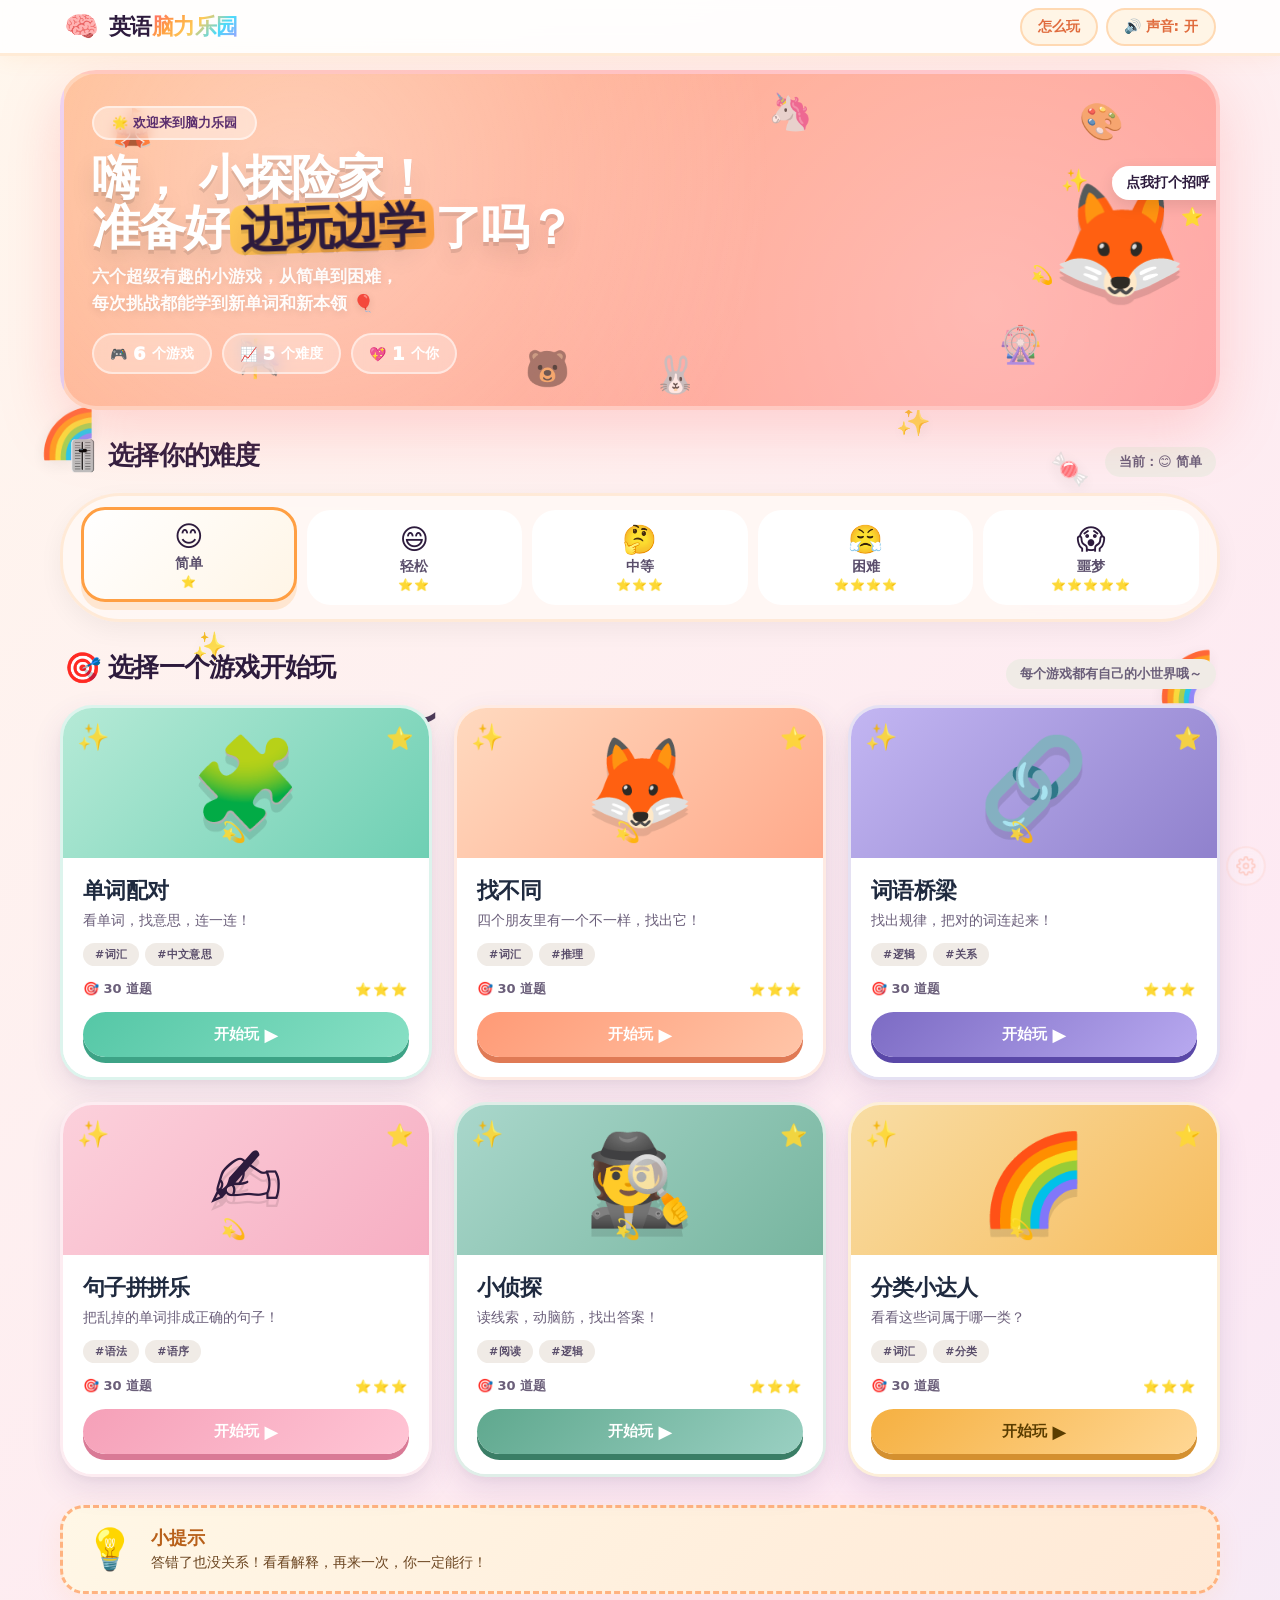
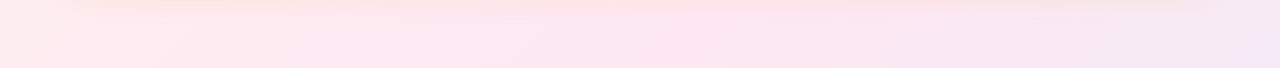
<file: index.html>
<!DOCTYPE html>
<html lang="zh">
<head>
    <meta charset="UTF-8" />
    <meta name="viewport" content="width=device-width, initial-scale=1.0" />
    <title>🧩 英语脑力乐园 · 选个游戏开始玩吧</title>
    <link rel="stylesheet" href="./assets/emoji.css" />
    <link rel="stylesheet" href="./common.css?v=20260828e" />
    <style>
    /* 管理员悬浮按钮 — 内联样式确保不被缓存覆盖 */
    .admin-float-btn{position:fixed!important;right:12px;bottom:12px;width:44px;height:44px;border-radius:50%;background:rgba(255,255,255,.6);border:2px solid rgba(255,154,118,.4);color:#ff9a76;display:flex!important;align-items:center;justify-content:center;cursor:pointer;z-index:999;opacity:.35;transform:scale(.9);transition:opacity .25s,transform .25s,background .25s,box-shadow .25s;backdrop-filter:blur(6px)}
    .admin-float-btn:hover{opacity:1;transform:scale(1.08) rotate(45deg);background:rgba(255,255,255,.95);box-shadow:0 6px 20px rgba(255,154,118,.35)}
    .admin-float-btn:active{transform:scale(.95) rotate(45deg)}
    .admin-float-btn svg{transition:transform .4s}
    .admin-float-btn:hover svg{animation:adminSpin 3s linear infinite}
    @keyframes adminSpin{from{transform:rotate(0)}to{transform:rotate(360deg)}}
    @media(max-width:600px){.admin-float-btn{width:38px;height:38px}.admin-float-btn svg{width:18px;height:18px}}
    </style>
</head>
<body>
<div class="bg-decor">
    <!-- 气球 -->
    <span class="balloon b1">🎈</span>
    <span class="balloon b2">🎈</span>
    <span class="balloon b3">🎈</span>
    <!-- 云朵 -->
    <span class="cloud c1">~</span>
    <span class="cloud c2">~</span>
    <span class="cloud c3">~</span>
    <!-- 星星 -->
    <span class="sparkle s1">✨</span>
    <span class="sparkle s2">⭐</span>
    <span class="sparkle s3">✨</span>
    <span class="sparkle s4">⭐</span>
    <span class="sparkle s5">🌟</span>
    <!-- 彩虹 -->
    <span class="rainbow r1">🌈</span>
    <span class="rainbow r2">🌈</span>
    <!-- 爱心 -->
    <span class="heart h1">💖</span>
    <span class="heart h2">💕</span>
    <span class="heart h3">💗</span>
    <!-- 糖果 -->
    <span class="candy ca1">🍭</span>
    <span class="candy ca2">🍬</span>
    <!-- 泡泡 -->
    <span class="bubble bu1"></span>
    <span class="bubble bu2"></span>
    <span class="bubble bu3"></span>
    <span class="bubble bu4"></span>
    <span class="bubble bu5"></span>
    <span class="bubble bu6"></span>
    <span class="bubble bu7"></span>
    <span class="bubble bu8"></span>
</div>

<header class="topbar">
    <div class="logo">
        <span class="logo-mark">🧠</span>
        <span class="logo-text">英语<em>脑力乐园</em></span>
    </div>
    <div class="topbar-actions">
        <button class="chip-btn" onclick="location.href='./help.html'"> 怎么玩</button>
        <button class="chip-btn sound-btn" id="soundBtn" onclick="toggleSound()">🔊 声音: 开</button>
    </div>
</header>

<main>
    <!-- 顶部欢迎横幅 -->
    <section class="welcome">
        <div class="welcome-decor">
            <span class="wd wd1">🎪</span>
            <span class="wd wd2">🎨</span>
            <span class="wd wd3">🎠</span>
            <span class="wd wd4">🎡</span>
            <span class="wd wd5">🦄</span>
            <span class="wd wd6">🐻</span>
            <span class="wd wd7">🐰</span>
        </div>
        <div class="welcome-inner">
            <div class="welcome-text">
                <span class="welcome-tag">🌟 欢迎来到脑力乐园</span>
                <h1>
                    <span class="title-word">嗨，</span>
                    <span class="title-word">小探险家！</span><br/>
                    <span class="title-word">准备好</span><span class="hl">边玩边学</span><span class="title-word">了吗？</span>
                </h1>
                <p>六个超级有趣的小游戏，从简单到困难，<br/>每次挑战都能学到新单词和新本领 🎈</p>
                <div class="welcome-stats">
                    <div class="stat-pill"><span>🎮</span><strong id="totalGames">6</strong> 个游戏</div>
                    <div class="stat-pill"><span>📈</span><strong>5</strong> 个难度</div>
                    <div class="stat-pill"><span>💖</span><strong>1</strong> 个你</div>
                </div>
            </div>
            <div class="welcome-mascot" id="mascot">
                <div class="mascot-body">🦊</div>
                <div class="mascot-bubble">点我打个招呼！</div>
                <span class="mascot-deco md1">✨</span>
                <span class="mascot-deco md2">⭐</span>
                <span class="mascot-deco md3">💫</span>
            </div>
        </div>
        <!-- 彩带纸屑 -->
        <div class="confetti-layer" id="confettiLayer"></div>
    </section>

    <!-- 难度选择 -->
    <section class="difficulty-section">
        <div class="section-head">
            <h2><span class="emoji">🎚️</span> 选择你的难度</h2>
            <span class="current-diff" id="currentDiff">当前：😊 简单</span>
        </div>
        <div class="difficulty-bar" id="difficultyBar">
            <button class="diff-btn active" data-diff="easy">
                <span class="diff-face">😊</span>
                <span class="diff-label">简单</span>
                <span class="diff-stars">⭐</span>
            </button>
            <button class="diff-btn" data-diff="light">
                <span class="diff-face">😄</span>
                <span class="diff-label">轻松</span>
                <span class="diff-stars">⭐⭐</span>
            </button>
            <button class="diff-btn" data-diff="medium">
                <span class="diff-face">🤔</span>
                <span class="diff-label">中等</span>
                <span class="diff-stars">⭐⭐⭐</span>
            </button>
            <button class="diff-btn" data-diff="hard">
                <span class="diff-face">😤</span>
                <span class="diff-label">困难</span>
                <span class="diff-stars">⭐⭐⭐⭐</span>
            </button>
            <button class="diff-btn" data-diff="nightmare">
                <span class="diff-face">😱</span>
                <span class="diff-label">噩梦</span>
                <span class="diff-stars">⭐⭐⭐⭐⭐</span>
            </button>
        </div>
    </section>

    <!-- 游戏选择网格 -->
    <section class="games-section">
        <div class="section-head">
            <h2><span class="emoji">🎯</span> 选择一个游戏开始玩</h2>
            <span class="hint">每个游戏都有自己的小世界哦～</span>
        </div>
        <div id="gameGrid" class="game-grid">
            <div class="loading-card">
                <span class="spinner"></span>
                <span>正在召唤小精灵…</span>
            </div>
        </div>
    </section>

    <!-- 底部 -->
    <section class="footer-banner">
        <div class="footer-card">
            <span class="footer-emoji">💡</span>
            <div>
                <h3>小提示</h3>
                <p>答错了也没关系！看看解释，再来一次，你一定能行！</p>
            </div>
        </div>
    </section>
</main>

<footer>
    <div id="hiddenSettingsBtn" class="admin-float-btn" title="" aria-hidden="true">
        <svg viewBox="0 0 24 24" width="22" height="22" fill="none" stroke="currentColor" stroke-width="2" stroke-linecap="round" stroke-linejoin="round">
            <circle cx="12" cy="12" r="3"/>
            <path d="M19.4 15a1.65 1.65 0 0 0 .33 1.82l.06.06a2 2 0 1 1-2.83 2.83l-.06-.06a1.65 1.65 0 0 0-1.82-.33 1.65 1.65 0 0 0-1 1.51V21a2 2 0 1 1-4 0v-.09a1.65 1.65 0 0 0-1-1.51 1.65 1.65 0 0 0-1.82.33l-.06.06a2 2 0 1 1-2.83-2.83l.06-.06a1.65 1.65 0 0 0 .33-1.82 1.65 1.65 0 0 0-1.51-1H3a2 2 0 1 1 0-4h.09a1.65 1.65 0 0 0 1.51-1 1.65 1.65 0 0 0-.33-1.82l-.06-.06a2 2 0 1 1 2.83-2.83l.06.06a1.65 1.65 0 0 0 1.82.33h0a1.65 1.65 0 0 0 1-1.51V3a2 2 0 1 1 4 0v.09a1.65 1.65 0 0 0 1 1.51h0a1.65 1.65 0 0 0 1.82-.33l.06-.06a2 2 0 1 1 2.83 2.83l-.06.06a1.65 1.65 0 0 0-.33 1.82v0a1.65 1.65 0 0 0 1.51 1H21a2 2 0 1 1 0 4h-.09a1.65 1.65 0 0 0-1.51 1z"/>
        </svg>
    </div>
</footer>

<script src="./questions.js"></script>
<script src="./common.js"></script>
<script>
    // 游戏元信息
    const GAME_META = {
        match: {
            name: '单词配对',
            icon: '🧩',
            desc: '看单词，找意思，连一连！',
            color: 'mint',
            tags: ['词汇', '中文意思'],
            file: './game-match.html'
        },
        odd: {
            name: '找不同',
            icon: '🦊',
            desc: '四个朋友里有一个不一样，找出它！',
            color: 'peach',
            tags: ['词汇', '推理'],
            file: './game-odd.html'
        },
        connect: {
            name: '词语桥梁',
            icon: '🔗',
            desc: '找出规律，把对的词连起来！',
            color: 'purple',
            tags: ['逻辑', '关系'],
            file: './game-connect.html'
        },
        sentence: {
            name: '句子拼拼乐',
            icon: '✍️',
            desc: '把乱掉的单词排成正确的句子！',
            color: 'pink',
            tags: ['语法', '语序'],
            file: './game-sentence.html'
        },
        detective: {
            name: '小侦探',
            icon: '🕵️',
            desc: '读线索，动脑筋，找出答案！',
            color: 'green',
            tags: ['阅读', '逻辑'],
            file: './game-detective.html'
        },
        groups: {
            name: '分类小达人',
            icon: '🌈',
            desc: '看看这些词属于哪一类？',
            color: 'sunny',
            tags: ['词汇', '分类'],
            file: './game-groups.html'
        }
    };

    let currentDifficulty = 'easy';
    let questionBank = null;

    // 难度切换
    function setDifficulty(diff) {
        currentDifficulty = diff;
        document.querySelectorAll('.diff-btn').forEach(btn => {
            btn.classList.toggle('active', btn.dataset.diff === diff);
        });
        document.getElementById('currentDiff').textContent = '当前：' + DIFF_FACES[diff];
        try { localStorage.setItem('brainpark_diff', diff); } catch(_) {}
        renderGames();
    }

    function renderGames() {
        const grid = document.getElementById('gameGrid');
        if (!questionBank) {
            grid.innerHTML = '<div class="loading-card"><span class="spinner"></span><span>题目小精灵还没到…</span></div>';
            return;
        }
        let html = '';
        let idx = 0;
        Object.entries(GAME_META).forEach(([id, meta]) => {
            const pool = (questionBank[id] && questionBank[id][currentDifficulty]) || [];
            const count = pool.length;
            const available = count > 0;
            idx++;
            html += `
                <article class="game-card color-${meta.color}${available ? '' : ' locked'} style="animation-delay:${idx * 0.08}s" data-game="${id}">
                <div class="game-card-glow"></div>
                <div class="card-sparks"></div>
                <div class="game-card-icon">
                    <span class="game-emoji">${meta.icon}</span>
                    <span class="game-deco d1">✨</span>
                    <span class="game-deco d2">⭐</span>
                    <span class="game-deco d3">💫</span>
                </div>
                <div class="game-card-body">
                    <h3>${meta.name}</h3>
                    <p>${meta.desc}</p>
                    <div class="game-tags">
                        ${meta.tags.map(t => `<span class="g-tag">#${t}</span>`).join('')}
                    </div>
                    <div class="game-meta-row">
                        <span class="game-count">${available ? `🎯 ${count} 道题` : '🔒 暂未开放'}</span>
                        <span class="game-stars">${available ? '⭐⭐⭐' : ''}</span>
                    </div>
                    ${available
                        ? `<a class="play-btn" href="${meta.file}" onmouseenter="burstSparkles(this)">开始玩 <span class="arrow">▶</span></a>`
                        : `<button class="play-btn disabled" disabled>暂无题目</button>`}
                </div>
            </article>
            `;
        });
        grid.innerHTML = html;
        // 添加入场动画 — 强制重排确保动画触发
        const cards = grid.querySelectorAll('.game-card');
        // 先清除可能存在的类，强制浏览器重排
        cards.forEach(c => c.classList.remove('card-enter'));
        // force reflow
        void grid.offsetWidth;
        requestAnimationFrame(() => {
            cards.forEach((card, i) => {
                setTimeout(() => card.classList.add('card-enter'), i * 80);
            });
        });
    }

    // 加载题库（来自 common.js，会自动优先用 window.QUESTION_BANK）
    async function loadQuestions() {
        try {
            questionBank = await loadQuestionBank();
            const total = Object.values(questionBank).reduce((s, g) => s + Object.values(g).reduce((s2, d) => s2 + d.length, 0), 0);
            console.log('[lobby] 题库加载成功，共', total, '题');
        } catch (e) {
            console.error('[lobby] 题库加载失败', e);
            questionBank = {};
        }
        renderGames();
    }

    // 吉祥物互动
    function setupMascot() {
        const mascot = document.getElementById('mascot');
        if (!mascot) return;
        const greetings = ['加油！', '你真棒！', '来玩呀～', '选我吧！', '我喜欢学英语！', '一起加油！'];
        mascot.addEventListener('click', () => {
            const bubble = mascot.querySelector('.mascot-bubble');
            bubble.textContent = greetings[Math.floor(Math.random() * greetings.length)];
            bubble.style.animation = 'none';
            void bubble.offsetWidth;
            bubble.style.animation = 'popBubble 0.5s ease';
            playPop();
            // 彩带效果
            launchConfetti();
        });
    }

    // 彩带纸屑
    function launchConfetti() {
        const layer = document.getElementById('confettiLayer');
        if (!layer) return;
        const colors = ['#ff6b6b', '#feca57', '#48dbfb', '#1dd1a1', '#ff9ff3', '#f368e0', '#54a0ff', '#5f27cd'];
        const emojis = ['🎉', '🎊', '⭐', '✨', '💫', '🌟', '💖', '💕'];
        for (let i = 0; i < 30; i++) {
            const c = document.createElement('span');
            c.className = 'confetti';
            if (Math.random() > 0.5) {
                c.textContent = emojis[Math.floor(Math.random() * emojis.length)];
                c.style.fontSize = (14 + Math.random() * 18) + 'px';
            } else {
                c.style.background = colors[Math.floor(Math.random() * colors.length)];
                c.style.borderRadius = Math.random() > 0.5 ? '50%' : '2px';
                c.style.width = (6 + Math.random() * 8) + 'px';
                c.style.height = (6 + Math.random() * 8) + 'px';
            }
            c.style.left = (20 + Math.random() * 60) + '%';
            c.style.top = '0';
            c.style.setProperty('--tx', (Math.random() * 200 - 100) + 'px');
            c.style.setProperty('--ty', (150 + Math.random() * 250) + 'px');
            c.style.setProperty('--rot', (Math.random() * 720 - 360) + 'deg');
            c.style.animationDuration = (1.8 + Math.random() * 1.5) + 's';
            c.style.animationDelay = (Math.random() * 0.3) + 's';
            layer.appendChild(c);
            setTimeout(() => c.remove(), 3500);
        }
    }

    // 按钮星光迸发
    function burstSparkles(btn) {
        const card = btn.closest('.game-card');
        if (!card || card.classList.contains('locked')) return;
        const sparksEl = card.querySelector('.card-sparks');
        if (!sparksEl) return;
        sparksEl.innerHTML = '';
        const emojis = ['✨', '⭐', '💫', '🌟', '💖'];
        for (let i = 0; i < 8; i++) {
            const s = document.createElement('span');
            s.className = 'spark-p';
            s.textContent = emojis[Math.floor(Math.random() * emojis.length)];
            const angle = (Math.PI * 2 * i) / 8 + Math.random() * 0.6;
            const dist = 40 + Math.random() * 40;
            s.style.setProperty('--dx', Math.cos(angle) * dist + 'px');
            s.style.setProperty('--dy', Math.sin(angle) * dist + 'px');
            s.style.animationDelay = (i * 0.03) + 's';
            sparksEl.appendChild(s);
        }
        setTimeout(() => { sparksEl.innerHTML = ''; }, 800);
    }

    // 初始化
    document.querySelectorAll('.diff-btn').forEach(btn => {
        btn.addEventListener('click', () => setDifficulty(btn.dataset.diff));
    });

    try {
        const saved = localStorage.getItem('brainpark_diff');
        if (saved) currentDifficulty = saved;
    } catch(_) {}

    // 应用保存的难度到 UI
    document.querySelectorAll('.diff-btn').forEach(btn => {
        btn.classList.toggle('active', btn.dataset.diff === currentDifficulty);
    });
    document.getElementById('currentDiff').textContent = '当前：' + DIFF_FACES[currentDifficulty];

    setupMascot();
    loadQuestions();
    renderGames();

    // 隐藏管理员入口：连续5次点击右下角隐蔽按钮 → 输入密码进入
    (function() {
        const btn = document.getElementById('hiddenSettingsBtn');
        let count = 0;
        let timer = null;
        if (!btn) return;
        btn.addEventListener('click', function() {
            count++;
            if (timer) clearTimeout(timer);
            timer = setTimeout(() => { count = 0; }, 2000); // 2秒内连点5次
            if (count >= 5) {
                count = 0;
                timer = null;
                const pwd = prompt('请输入管理员密码：');
                if (pwd === null) return;
                if (pwd === 'cl') {
                    sessionStorage.setItem('brainpark_admin_auth', '1');
                    window.location.href = './admin.html';
                } else {
                    alert('密码错误');
                }
            }
        });
    })();
</script>

<script>
    /* ===== 互动层（独立脚本块，不受上面脚本错误影响） ===== */

    // 通用：在指定位置迸发装饰粒子
    function spawnDecorBurst(x, y, emojis) {
        const count = 8 + Math.floor(Math.random() * 6);
        for (let i = 0; i < count; i++) {
            const s = document.createElement('span');
            s.className = 'deco-spawn';
            s.textContent = emojis[Math.floor(Math.random() * emojis.length)];
            s.style.left = x + 'px';
            s.style.top = y + 'px';
            const angle = (Math.PI * 2 * i) / count + Math.random() * 0.5;
            const dist = 50 + Math.random() * 50;
            s.style.setProperty('--dx', Math.cos(angle) * dist + 'px');
            s.style.setProperty('--dy', Math.sin(angle) * dist + 'px');
            s.style.fontSize = (14 + Math.random() * 12) + 'px';
            document.body.appendChild(s);
            setTimeout(() => s.remove(), 1100);
        }
    }

    // 1. 点击任意位置迸发粒子
    (function() {
        const burstLayer = document.createElement('div');
        burstLayer.className = 'click-burst-layer';
        document.body.appendChild(burstLayer);

        const burstEmojis = ['✨', '⭐', '💫', '🌟', '💖', '💕', '🎉', '🎊', '🎈', '🌈', '🍭'];
        let lastBurst = 0;

        document.addEventListener('click', function(e) {
            const now = Date.now();
            if (now - lastBurst < 80) return;
            lastBurst = now;

            const tag = (e.target.tagName || '').toLowerCase();
            if (tag === 'button' || tag === 'a' || tag === 'input' || tag === 'select' || tag === 'textarea') return;
            if (e.target.closest('.admin-float-btn')) return;

            const x = e.clientX;
            const y = e.clientY;
            const count = 6 + Math.floor(Math.random() * 6);
            for (let i = 0; i < count; i++) {
                const p = document.createElement('span');
                p.className = 'burst-particle';
                p.textContent = burstEmojis[Math.floor(Math.random() * burstEmojis.length)];
                p.style.left = x + 'px';
                p.style.top = y + 'px';
                const angle = (Math.PI * 2 * i) / count + Math.random() * 0.5;
                const dist = 40 + Math.random() * 60;
                p.style.setProperty('--bx', Math.cos(angle) * dist + 'px');
                p.style.setProperty('--by', Math.sin(angle) * dist + 'px');
                p.style.setProperty('--br', (Math.random() * 720 - 360) + 'deg');
                p.style.fontSize = (14 + Math.random() * 14) + 'px';
                burstLayer.appendChild(p);
                setTimeout(() => p.remove(), 1300);
            }
        });
    })();

    // 2. 光标 emoji 拖尾
    (function() {
        const trailEmojis = ['✨', '⭐', '💫', '🌟', '💖', '🦋', '🌸', '🍀'];
        let lastTrail = 0;

        document.addEventListener('mousemove', function(e) {
            const now = Date.now();
            if (now - lastTrail < 60) return;
            lastTrail = now;

            const t = document.createElement('span');
            t.className = 'cursor-trail';
            t.textContent = trailEmojis[Math.floor(Math.random() * trailEmojis.length)];
            t.style.left = e.clientX + 'px';
            t.style.top = e.clientY + 'px';
            const angle = Math.random() * Math.PI * 2;
            const dist = 20 + Math.random() * 30;
            t.style.setProperty('--tx', Math.cos(angle) * dist + 'px');
            t.style.setProperty('--ty', Math.sin(angle) * dist + 'px');
            t.style.fontSize = (12 + Math.random() * 10) + 'px';
            document.body.appendChild(t);
            setTimeout(() => t.remove(), 900);
        });
    })();

    // 3. 鼠标视差 — 背景装饰微动
    (function() {
        const decor = document.querySelector('.bg-decor');
        if (!decor) return;
        const parallaxEls = decor.querySelectorAll('.balloon, .rainbow, .heart, .candy, .sparkle');
        parallaxEls.forEach((el, i) => {
            el.classList.add('parallax');
            el.dataset.depth = (0.02 + (i % 5) * 0.015).toFixed(3);
        });

        let targetX = 0, targetY = 0;
        let currentX = 0, currentY = 0;

        document.addEventListener('mousemove', function(e) {
            const cx = window.innerWidth / 2;
            const cy = window.innerHeight / 2;
            targetX = (e.clientX - cx) / cx;
            targetY = (e.clientY - cy) / cy;
        });

        function animate() {
            currentX += (targetX - currentX) * 0.05;
            currentY += (targetY - currentY) * 0.05;
            parallaxEls.forEach(el => {
                const depth = parseFloat(el.dataset.depth);
                const x = currentX * depth * 100;
                const y = currentY * depth * 60;
                el.style.setProperty('--px', x + 'px');
                el.style.setProperty('--py', y + 'px');
                el.style.transform = `translate(${x}px, ${y}px)`;
            });
            requestAnimationFrame(animate);
        }
        animate();
    })();

    // 4. 背景装饰点击互动
    (function() {
        const decor = document.querySelector('.bg-decor');
        if (!decor) return;

        decor.querySelectorAll('.balloon').forEach(balloon => {
            balloon.style.pointerEvents = 'auto';
            balloon.style.cursor = 'pointer';
            balloon.addEventListener('click', function(e) {
                e.stopPropagation();
                if (this.classList.contains('balloon-pop')) return;
                this.classList.add('balloon-pop');
                spawnDecorBurst(e.clientX, e.clientY, ['💥', '🎈', '✨', '💫']);
                try { playPop(); } catch(_) {}
                setTimeout(() => this.classList.remove('balloon-pop'), 600);
            });
        });

        decor.querySelectorAll('.sparkle').forEach(s => {
            s.style.pointerEvents = 'auto';
            s.style.cursor = 'pointer';
            s.addEventListener('click', function(e) {
                e.stopPropagation();
                this.classList.add('sparkle-poof');
                spawnDecorBurst(e.clientX, e.clientY, ['✨', '⭐', '💫', '🌟']);
                setTimeout(() => this.classList.remove('sparkle-poof'), 700);
            });
        });

        decor.querySelectorAll('.rainbow').forEach(r => {
            r.style.pointerEvents = 'auto';
            r.style.cursor = 'pointer';
            r.addEventListener('click', function(e) {
                e.stopPropagation();
                spawnDecorBurst(e.clientX, e.clientY, ['🌈', '✨', '💫', '🎊', '🎉']);
            });
        });

        decor.querySelectorAll('.heart').forEach(h => {
            h.style.pointerEvents = 'auto';
            h.style.cursor = 'pointer';
            h.addEventListener('click', function(e) {
                e.stopPropagation();
                this.classList.add('heart-burst');
                spawnDecorBurst(e.clientX, e.clientY, ['💖', '💕', '💗', '✨', '💕']);
                setTimeout(() => this.classList.remove('heart-burst'), 900);
            });
        });

        decor.querySelectorAll('.candy').forEach(c => {
            c.style.pointerEvents = 'auto';
            c.style.cursor = 'pointer';
            c.addEventListener('click', function(e) {
                e.stopPropagation();
                spawnDecorBurst(e.clientX, e.clientY, ['🍭', '🍬', '✨', '💫']);
            });
        });
    })();

    // 5. 欢迎横幅装饰点击互动
    (function() {
        const wd = document.querySelector('.welcome-decor');
        if (!wd) return;
        wd.querySelectorAll('.wd').forEach(el => {
            el.style.pointerEvents = 'auto';
            el.addEventListener('click', function(e) {
                e.stopPropagation();
                const rect = this.getBoundingClientRect();
                spawnDecorBurst(rect.left + rect.width / 2, rect.top + rect.height / 2,
                    ['🎉', '🎊', '✨', '⭐', '💫', '🌟']);
                try { playPop(); } catch(_) {}
            });
        });
    })();

    // 6. 显示浮动提示（首次访问）
    (function() {
        try {
            if (localStorage.getItem('brainpark_hint_seen')) return;
        } catch(_) {}
        const hint = document.createElement('div');
        hint.className = 'floating-hint';
        hint.textContent = '👆 试试点击任意位置、戳戳装饰元素吧！';
        document.body.appendChild(hint);
        try { localStorage.setItem('brainpark_hint_seen', '1'); } catch(_) {}
        setTimeout(() => hint.remove(), 9000);
    })();

    // 7. 卡片星光迸发（hover时触发）
    const grid = document.getElementById('gameGrid');
    if (grid) {
        grid.addEventListener('mouseover', function(e) {
            const card = e.target.closest('.game-card');
            if (!card || card.classList.contains('locked') || card.dataset.sparkled) return;
            // 只在第一次 hover 时触发一次星光
            card.dataset.sparkled = '1';
            const container = card.querySelector('.card-sparks');
            if (!container) return;
            const emojis = ['✨', '⭐', '💫', '🌟', '💖'];
            for (let i = 0; i < 8; i++) {
                const p = document.createElement('span');
                p.className = 'spark-p';
                p.textContent = emojis[Math.floor(Math.random() * emojis.length)];
                const angle = (Math.PI * 2 * i) / 8;
                p.style.setProperty('--dx', Math.cos(angle) * 80 + 'px');
                p.style.setProperty('--dy', Math.sin(angle) * 80 + 'px');
                container.appendChild(p);
                setTimeout(() => p.remove(), 700);
            }
        });
    }
</script>
</body>
</html>
</file>
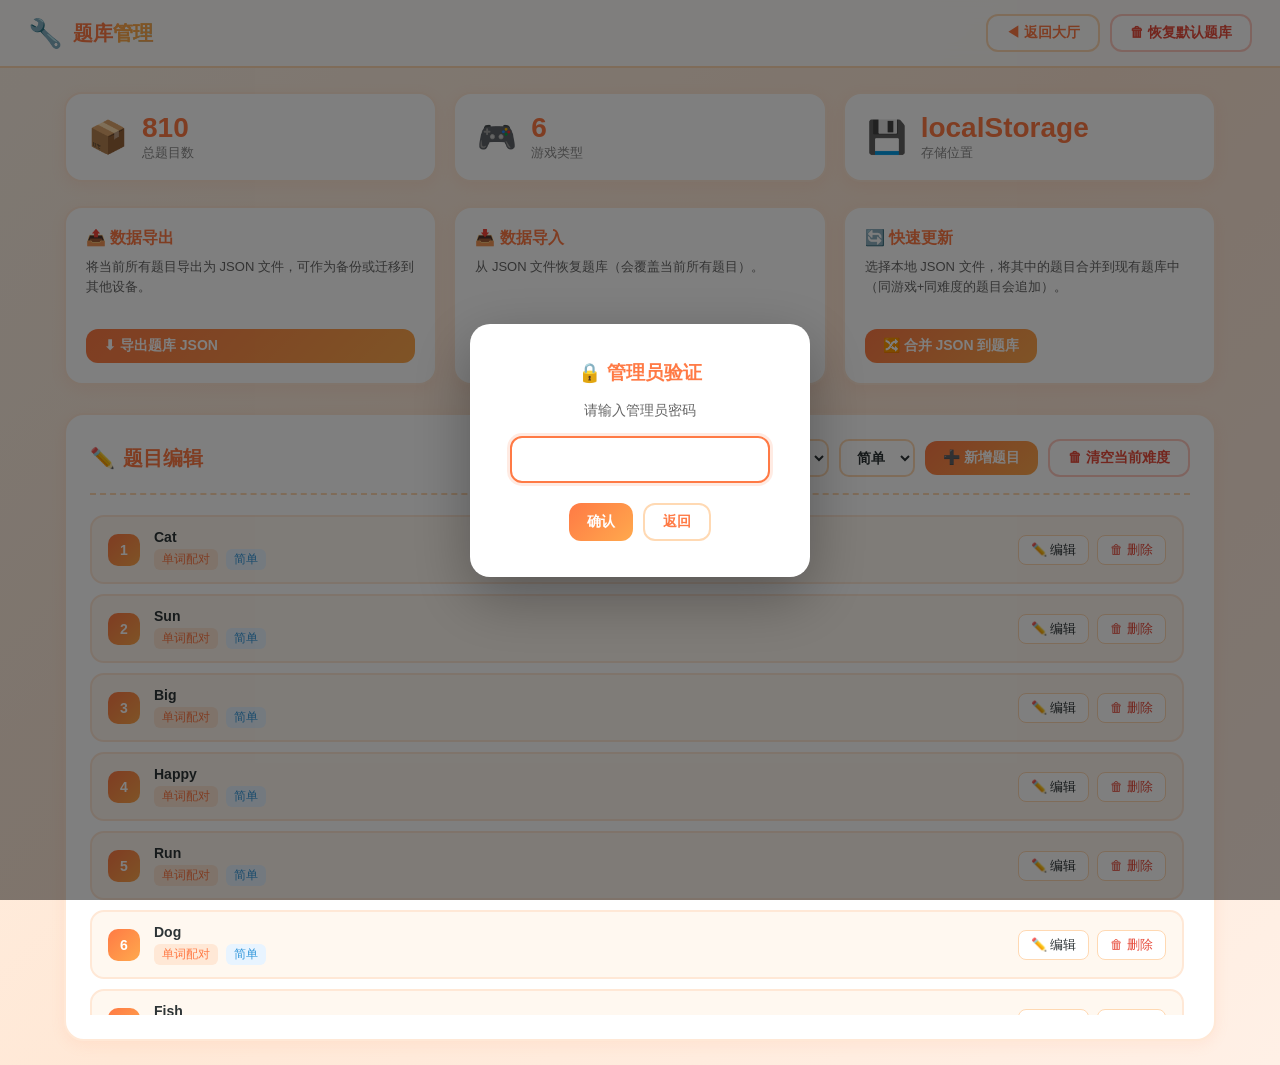
<file: admin.html>
<!DOCTYPE html>
<html lang="zh">
<head>
    <meta charset="UTF-8" />
    <meta name="viewport" content="width=device-width, initial-scale=1.0" />
    <title>🔧 题库管理 · 英语脑力乐园</title>
    <link rel="stylesheet" href="./assets/emoji.css" />
    <link rel="stylesheet" href="./common.css" />
    <link rel="stylesheet" href="./admin.css" />
</head>
<body class="admin-body">
<header class="admin-topbar">
    <div class="admin-logo">
        <span class="logo-mark">🔧</span>
        <span class="logo-text">题库<em>管理</em></span>
    </div>
    <div class="admin-actions">
        <button class="admin-btn btn-ghost" onclick="location.href='./index.html'">◀ 返回大厅</button>
        <button class="admin-btn btn-danger" onclick="resetToDefault()">🗑 恢复默认题库</button>
    </div>
</header>

<main class="admin-main">
    <!-- 统计面板 -->
    <section class="stats-bar">
        <div class="stat-card">
            <span class="stat-icon">📦</span>
            <div class="stat-info">
                <div class="stat-value" id="totalStats">0</div>
                <div class="stat-label">总题目数</div>
            </div>
        </div>
        <div class="stat-card">
            <span class="stat-icon">🎮</span>
            <div class="stat-info">
                <div class="stat-value" id="gameStats">0</div>
                <div class="stat-label">游戏类型</div>
            </div>
        </div>
        <div class="stat-card">
            <span class="stat-icon">💾</span>
            <div class="stat-info">
                <div class="stat-value" id="storageStats">本地</div>
                <div class="stat-label">存储位置</div>
            </div>
        </div>
    </section>

    <!-- 数据操作区 -->
    <section class="data-ops">
        <div class="ops-card">
            <h3>📤 数据导出</h3>
            <p class="ops-desc">将当前所有题目导出为 JSON 文件，可作为备份或迁移到其他设备。</p>
            <button class="admin-btn btn-primary" onclick="exportBank()">⬇ 导出题库 JSON</button>
        </div>
        <div class="ops-card">
            <h3>📥 数据导入</h3>
            <p class="ops-desc">从 JSON 文件恢复题库（会覆盖当前所有题目）。</p>
            <div class="ops-row">
                <input type="file" id="importFile" accept=".json,application/json" style="display:none" />
                <button class="admin-btn btn-primary" onclick="document.getElementById('importFile').click()">⬆ 导入题库 JSON</button>
            </div>
        </div>
        <div class="ops-card">
            <h3>🔄 快速更新</h3>
            <p class="ops-desc">选择本地 JSON 文件，将其中的题目合并到现有题库中（同游戏+同难度的题目会追加）。</p>
            <div class="ops-row">
                <input type="file" id="mergeFile" accept=".json,application/json" style="display:none" />
                <button class="admin-btn btn-primary" onclick="document.getElementById('mergeFile').click()">🔀 合并 JSON 到题库</button>
            </div>
        </div>
    </section>

    <!-- 编辑器 -->
    <section class="editor-section">
        <div class="editor-header">
            <h2><span>✏️</span> 题目编辑</h2>
            <div class="editor-controls">
                <select id="gameSelect" onchange="onGameChange()"></select>
                <select id="diffSelect" onchange="onDiffChange()"></select>
                <button class="admin-btn btn-primary" onclick="addNewQuestion()">➕ 新增题目</button>
                <button class="admin-btn btn-danger" onclick="clearCurrentGame()">🗑 清空当前难度</button>
            </div>
        </div>

        <div class="editor-body">
            <div class="question-list" id="questionList"></div>
        </div>
    </section>
</main>

<!-- 编辑/新增 弹窗 -->
<div class="modal-mask" id="editModal" style="display:none;">
    <div class="modal-box modal-box-lg">
        <h3 id="formTitle">编辑题目</h3>
        <div class="form-group" id="formGroup">
            <!-- 动态渲染表单 -->
        </div>
        <div class="form-actions">
            <button class="admin-btn btn-primary" onclick="saveQuestion()">💾 保存</button>
            <button class="admin-btn btn-ghost" onclick="closeForm()">取消</button>
        </div>
    </div>
</div>

<!-- 密码校验弹窗（管理员入口二次确认） -->
<div class="modal-mask" id="authModal" style="display:none;">
    <div class="modal-box">
        <h3>🔒 管理员验证</h3>
        <p>请输入管理员密码</p>
        <input type="password" id="authPwd" class="pwd-input" />
        <div class="modal-actions">
            <button class="admin-btn btn-primary" onclick="verifyAuth()">确认</button>
            <button class="admin-btn btn-ghost" onclick="location.href='./index.html'">返回</button>
        </div>
    </div>
</div>

<script src="./questions.js"></script>
<script src="./common.js"></script>
<script src="./admin.js"></script>
</body>
</html>
</file>
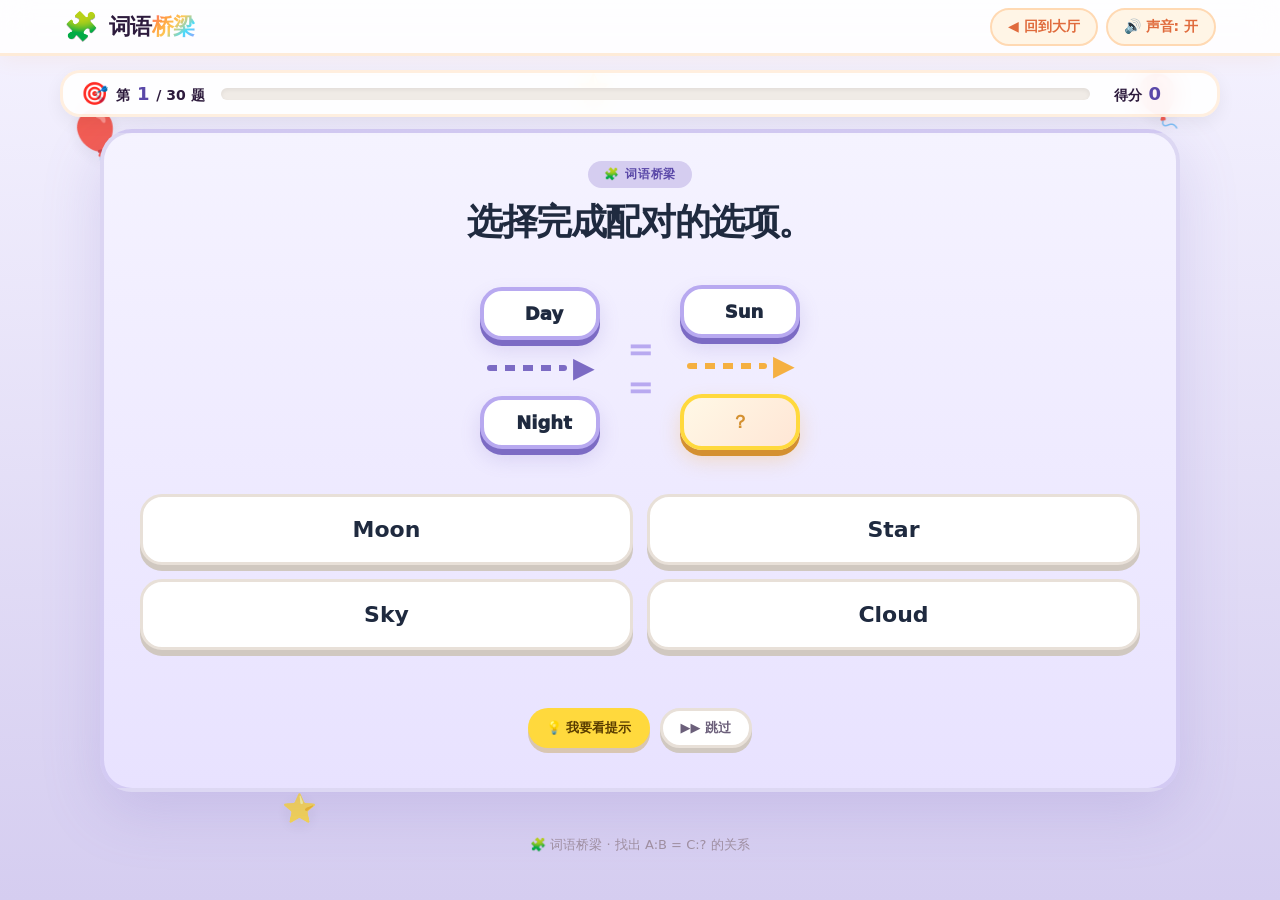
<file: game-connect.html>
<!DOCTYPE html>
<html lang="zh">
<head>
    <meta charset="UTF-8" />
    <meta name="viewport" content="width=device-width, initial-scale=1.0" />
    <title>🧩 词语桥梁 · 找规律</title>
    <link rel="stylesheet" href="./assets/emoji.css" />
    <link rel="stylesheet" href="./common.css" />
    <link rel="stylesheet" href="./game.css" />
    <link rel="stylesheet" href="./game-connect.css" />
</head>
<body class="theme-purple">
<div class="bg-decor">
    <span class="balloon b1">🎈</span>
    <span class="balloon b2">🎈</span>
    <span class="cloud c1">~</span>
    <span class="cloud c2">~</span>
    <span class="sparkle s1">✨</span>
    <span class="sparkle s2">⭐</span>
    <span class="sparkle s3">✨</span>
    <span class="sparkle s4">⭐</span>
</div>

<header class="topbar">
    <div class="logo">
        <span class="logo-mark">🧩</span>
        <span class="logo-text">词语<em>桥梁</em></span>
    </div>
    <div class="topbar-actions">
        <a class="chip-btn" href="./index.html">◀ 回到大厅</a>
        <button class="chip-btn sound-btn" id="soundBtn" onclick="toggleSound()">🔊 声音: 开</button>
    </div>
</header>

<main>
    <div class="hud">
        <div class="hud-left">
            <span class="hud-emoji">🎯</span>
            <span class="hud-label">第 <strong id="roundStat">1</strong> / <span id="totalRounds">5</span> 题</span>
        </div>
        <div class="hud-progress">
            <div class="progress-bar"><i id="progressFill"></i></div>
        </div>
        <div class="hud-right">
            <span class="hud-emoji"></span>
            <span class="hud-label">得分 <strong id="scoreStat">0</strong></span>
            <span class="hud-streak" id="streakBadge"></span>
        </div>
    </div>

    <div class="stage-panel stage-purple">
        <div class="stage-emoji-deco">
            <span></span><span></span><span></span>
        </div>

        <div class="stage-header">
            <div class="stage-badge">🧩 词语桥梁</div>
            <h2 class="stage-question" id="instruction">看看左边一对的关系，把右边也连起来！</h2>
        </div>

        <!-- 桥梁式题面 -->
        <div class="bridge-board">
            <div class="bridge-side">
                <div class="bridge-node" id="leftNodeA"></div>
                <div class="bridge-link">
                    <span class="bridge-line"></span>
                    <span class="bridge-arrow">▶</span>
                </div>
                <div class="bridge-node" id="leftNodeB"></div>
            </div>

            <div class="bridge-divider">
                <span class="divider-eq">＝</span>
                <span class="divider-eq">＝</span>
            </div>

            <div class="bridge-side">
                <div class="bridge-node" id="rightNodeA"></div>
                <div class="bridge-link">
                    <span class="bridge-line bridge-line-q"></span>
                    <span class="bridge-arrow bridge-arrow-q">▶</span>
                </div>
                <div class="bridge-node bridge-node-q">？</div>
            </div>
        </div>

        <!-- 选项 -->
        <div class="options-grid" id="optionsGrid"></div>

        <div class="feedback-line" id="feedback"></div>

        <div class="hint-row">
            <button class="hint-btn" id="hintBtn" onclick="toggleHint()">💡 我要看提示</button>
            <button class="skip-btn" id="skipBtn" onclick="skipQuestion()">▶▶ 跳过</button>
        </div>
        <div class="hint-text" id="hintText"></div>
        <div class="solution-box" id="solutionBox">
            <div class="solution-title">✨ 小知识</div>
            <div class="solution-content" id="solutionContent"></div>
        </div>

        <div class="next-row">
            <button class="next-btn" id="nextBtn" onclick="nextQuestion()">下一题 ▶</button>
        </div>
    </div>
</main>

<footer>🧩 词语桥梁 · 找出 A:B = C:? 的关系</footer>

<script src="./questions.js"></script>
<script src="./common.js"></script>
<script>
const GAME_ID = 'connect';
let questions = [];
let roundIndex = 0, score = 0, streak = 0, answered = false;

function emojiForPair(word) {
    return '';
}

async function init() {
    const bank = await loadQuestionBank();
    const diff = getDifficulty();
    questions = shuffleArray([...(bank[GAME_ID]?.[diff] || bank[GAME_ID]?.easy || [])]);
    if (questions.length === 0) {
        document.querySelector('.stage-panel').innerHTML = '<div class="empty-state"> 这个难度还没有题目，换一个试试吧！<br/><a class="chip-btn" style="display:inline-block;margin-top:16px;" href="./index.html">返回大厅</a></div>';
        return;
    }
    document.getElementById('totalRounds').textContent = questions.length;
    renderQuestion();
}

function renderQuestion() {
    if (roundIndex >= questions.length) { showResult(); return; }
    answered = false;
    document.getElementById('roundStat').textContent = roundIndex + 1;
    document.getElementById('scoreStat').textContent = score;
    document.getElementById('feedback').innerHTML = '';
    document.getElementById('hintText').classList.remove('show');
    document.getElementById('solutionBox').classList.remove('show');
    document.getElementById('nextBtn').classList.remove('show');
    document.getElementById('hintBtn').disabled = false;
    document.getElementById('skipBtn').disabled = false;

    const q = questions[roundIndex];
    document.getElementById('instruction').textContent = q.instruction || '找出规律，把空也填上！';
    document.getElementById('hintText').textContent = getHintByGame(GAME_ID);
    document.getElementById('solutionContent').textContent = q.extra || '';

    // 解析 "A : B :: C : ?"
    const parts = (q.question || '').split('::');
    const left = (parts[0] || '').split(':').map(s => s.trim());
    const right = (parts[1] || '').split(':').map(s => s.trim());

    document.getElementById('leftNodeA').innerHTML = `
        <span class="bridge-emoji">${emojiForPair(left[0])}</span>
        <span class="bridge-label">${escapeHtml(left[0] || 'A')}</span>
    `;
    document.getElementById('leftNodeB').innerHTML = `
        <span class="bridge-emoji">${emojiForPair(left[1])}</span>
        <span class="bridge-label">${escapeHtml(left[1] || 'B')}</span>
    `;
    document.getElementById('rightNodeA').innerHTML = `
        <span class="bridge-emoji">${emojiForPair(right[0])}</span>
        <span class="bridge-label">${escapeHtml(right[0] || 'C')}</span>
    `;

    // 选项
    const grid = document.getElementById('optionsGrid');
    grid.innerHTML = q.options.map((opt, i) => {
        return `
            <button class="option-tile" data-value="${escapeHtml(opt)}" onclick="choose(this)">
                <span class="option-text">${escapeHtml(opt)}</span>
            </button>`;
    }).join('');

    updateProgress();
}

function updateProgress() {
    const pct = (roundIndex / questions.length) * 100;
    document.getElementById('progressFill').style.width = pct + '%';
}

function choose(btn) {
    if (answered) return;
    const value = btn.dataset.value;
    const correct = questions[roundIndex].answer;

    const ok = value === correct;
    if (ok) {
        answered = true;
        score += 100;
        streak += 1;
        if (streak >= 2) showStreak(streak);
        document.querySelectorAll('.option-tile').forEach(b => {
            b.disabled = true;
            if (b.dataset.value === correct) b.classList.add('correct');
        });
        btn.classList.add('correct');
        playPop();
        spawnConfetti(document.querySelector('.stage-panel'), 25);
        spawnFloatingEmoji('', document.querySelector('.stage-panel'));
        document.getElementById('feedback').innerHTML = `<span class="feedback-good"> 完美对接！<small>+100 </small></span>`;
        document.getElementById('solutionBox').classList.add('show');
        document.getElementById('nextBtn').classList.add('show');
        document.getElementById('hintBtn').disabled = true;
        document.getElementById('skipBtn').disabled = true;
    } else {
        // 错选：标记这个选项，替换文字为"英文(中文)"，不解锁其它选项
        streak = 0;
        btn.classList.add('wrong');
        btn.disabled = true;
        const span = btn.querySelector('.option-text');
        const zh = translateZh(value);
        if (span) span.textContent = zh ? `${value}（${zh}）` : `${value}`;
        playError();
        document.getElementById('feedback').innerHTML = `<span class="feedback-bad"> 不是这个～ 再想想</span>`;
    }
    document.getElementById('scoreStat').textContent = score;
    updateProgress();
}

function showStreak(n) {
    const badge = document.getElementById('streakBadge');
    badge.textContent = ` 连对 ${n} 题！`;
    badge.classList.add('show');
    setTimeout(() => badge.classList.remove('show'), 1800);
}

function toggleHint() { document.getElementById('hintText').classList.toggle('show'); }

function skipQuestion() {
    if (answered) return;
    answered = true;
    streak = 0;
    const correct = questions[roundIndex].answer;
    document.querySelectorAll('.option-tile').forEach(b => {
        b.disabled = true;
        if (b.dataset.value === correct) b.classList.add('correct');
    });
    document.getElementById('feedback').innerHTML = `<span class="feedback-bad">▶▶ 跳过了这题。</span>`;
    document.getElementById('solutionBox').classList.add('show');
    document.getElementById('nextBtn').classList.add('show');
    document.getElementById('hintBtn').disabled = true;
    document.getElementById('skipBtn').disabled = true;
    playPop();
}

function nextQuestion() { roundIndex++; renderQuestion(); }

function showResult() {
    const total = questions.length;
    const pct = score / (total * 100);
    let stars, title, msg;
    if (pct >= 1) { stars = ''; title = ' 🌉 桥梁大师！'; msg = '你的逻辑能力超棒！'; }
    else if (pct >= 0.6) { stars = ''; title = ' 不错！'; msg = '再多练几次就更稳了～'; }
    else { stars = ''; title = ' 加油！'; msg = '每一道题都在让你变聪明！'; }

    const panel = document.querySelector('.stage-panel');
    panel.innerHTML = `
        <div class="result-screen">
            <div class="result-trophy">🏆</div>
            <h2>${title}</h2>
            <div class="result-stars">${stars}</div>
            <div class="result-score">${score}<small> / ${total * 100}</small></div>
            <p>${msg}</p>
            <div class="result-actions">
                <a class="next-btn" href="./game-connect.html"> 再玩一次</a>
                <a class="home-btn" href="./index.html"> 回大厅</a>
            </div>
        </div>
    `;
    playWin();
    spawnConfetti(panel, 60);
}

init();
</script>
</body>
</html>
</file>
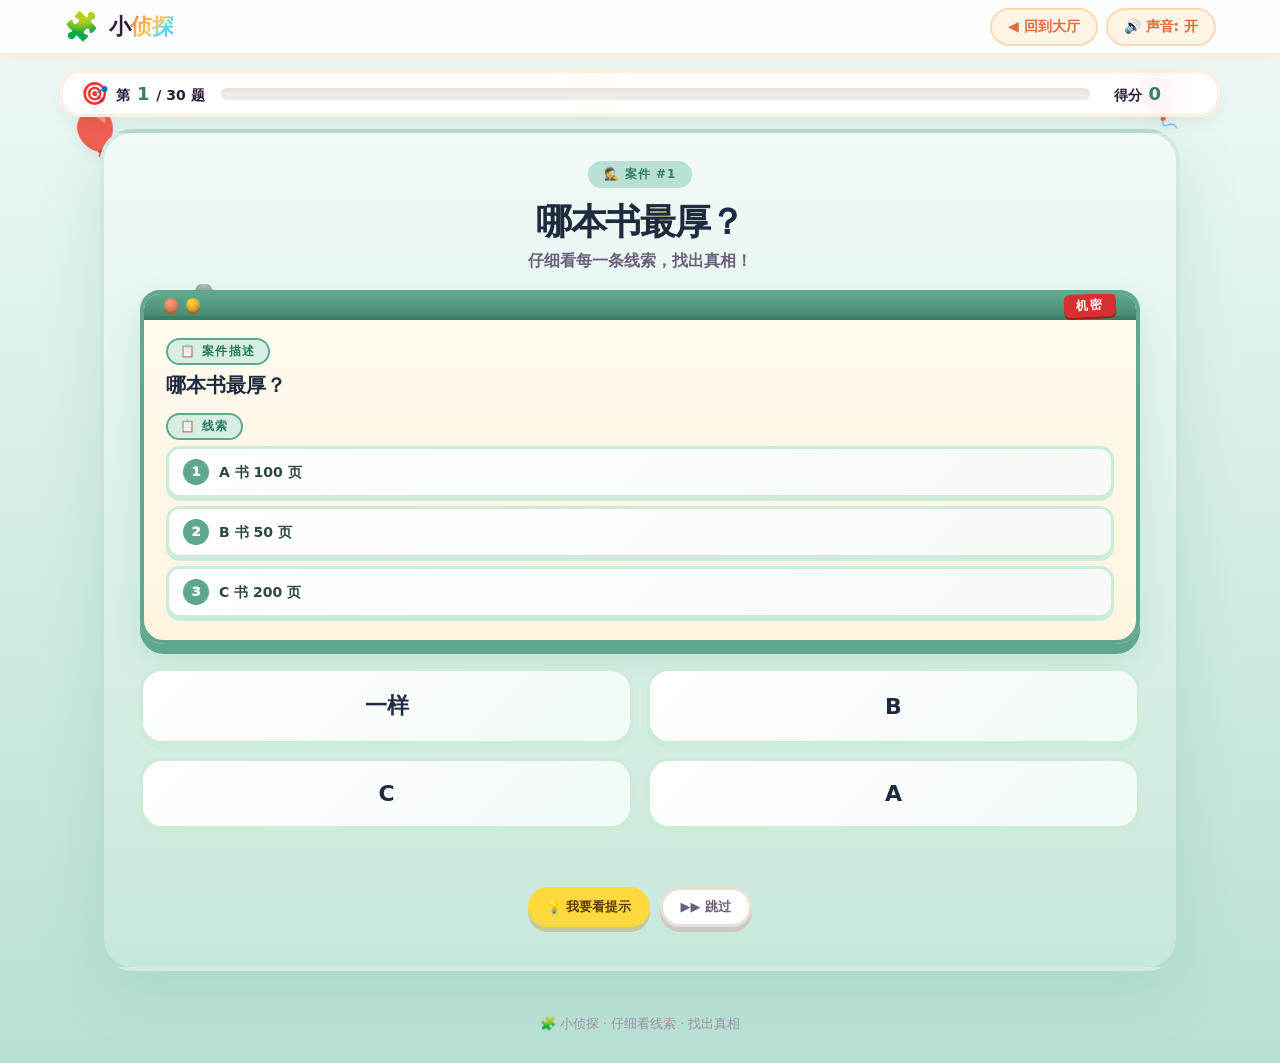
<file: game-detective.html>
<!DOCTYPE html>
<html lang="zh">
<head>
    <meta charset="UTF-8" />
    <meta name="viewport" content="width=device-width, initial-scale=1.0" />
    <title>🧩 小侦探 · 破案啦</title>
    <link rel="stylesheet" href="./assets/emoji.css" />
    <link rel="stylesheet" href="./common.css" />
    <link rel="stylesheet" href="./game.css" />
    <link rel="stylesheet" href="./game-detective.css" />
</head>
<body class="theme-green">
<div class="bg-decor">
    <span class="balloon b1">🎈</span>
    <span class="balloon b2">🎈</span>
    <span class="cloud c1">~</span>
    <span class="cloud c2">~</span>
    <span class="sparkle s1">✨</span>
    <span class="sparkle s2">⭐</span>
    <span class="sparkle s3">✨</span>
    <span class="sparkle s4">⭐</span>
</div>

<header class="topbar">
    <div class="logo">
        <span class="logo-mark">🧩</span>
        <span class="logo-text">小<em>侦探</em></span>
    </div>
    <div class="topbar-actions">
        <a class="chip-btn" href="./index.html">◀ 回到大厅</a>
        <button class="chip-btn sound-btn" id="soundBtn" onclick="toggleSound()">🔊 声音: 开</button>
    </div>
</header>

<main>
    <div class="hud">
        <div class="hud-left">
            <span class="hud-emoji">🎯</span>
            <span class="hud-label">第 <strong id="roundStat">1</strong> / <span id="totalRounds">5</span> 题</span>
        </div>
        <div class="hud-progress">
            <div class="progress-bar"><i id="progressFill"></i></div>
        </div>
        <div class="hud-right">
            <span class="hud-emoji"></span>
            <span class="hud-label">得分 <strong id="scoreStat">0</strong></span>
            <span class="hud-streak" id="streakBadge"></span>
        </div>
    </div>

    <div class="stage-panel stage-green">
        <div class="stage-emoji-deco">
            <span>🕵️</span><span>✨</span><span>✨</span>
        </div>

        <div class="stage-header">
            <div class="stage-badge">🕵️ 案件 #<span id="caseNo">1</span></div>
            <h2 class="stage-question" id="caseTitle">谁拿了红球？</h2>
            <p class="stage-instruction">仔细看每一条线索，找出真相！</p>
        </div>

        <!-- 案件档案 -->
        <div class="case-file">
            <div class="case-file-tab">
                <span class="case-file-pin"></span>
                <span class="case-file-pin pin2"></span>
                <span class="case-file-stamp">机密</span>
            </div>
            <div class="case-file-body">
                <div class="case-section">
                    <div class="case-section-title">📋 案件描述</div>
                    <div class="case-question" id="caseQuestion">谁拿了红色的球？</div>
                </div>
                <div class="case-section">
                    <div class="case-section-title">📋 线索</div>
                    <div class="case-clues" id="caseClues"></div>
                </div>
            </div>
        </div>

        <!-- 选项 -->
        <div class="options-grid" id="optionsGrid"></div>

        <div class="feedback-line" id="feedback"></div>

        <div class="hint-row">
            <button class="hint-btn" id="hintBtn" onclick="toggleHint()">💡 我要看提示</button>
            <button class="skip-btn" id="skipBtn" onclick="skipQuestion()">▶▶ 跳过</button>
        </div>
        <div class="hint-text" id="hintText"></div>
        <div class="solution-box" id="solutionBox">
            <div class="solution-title">✨️ 侦探笔记</div>
            <div class="solution-content" id="solutionContent"></div>
        </div>

        <div class="next-row">
            <button class="next-btn" id="nextBtn" onclick="nextQuestion()">下一案 ▶</button>
        </div>
    </div>
</main>

<footer>🧩 小侦探 · 仔细看线索 · 找出真相</footer>

<script src="./questions.js"></script>
<script src="./common.js"></script>
<script>
const GAME_ID = 'detective';
let questions = [];
let roundIndex = 0, score = 0, streak = 0, answered = false;

async function init() {
    const bank = await loadQuestionBank();
    const diff = getDifficulty();
    questions = shuffleArray([...(bank[GAME_ID]?.[diff] || bank[GAME_ID]?.easy || [])]);
    if (questions.length === 0) {
        document.querySelector('.stage-panel').innerHTML = '<div class="empty-state"> 这个难度还没有题目，换一个试试吧！<br/><a class="chip-btn" style="display:inline-block;margin-top:16px;" href="./index.html">返回大厅</a></div>';
        return;
    }
    document.getElementById('totalRounds').textContent = questions.length;
    renderQuestion();
}

function renderQuestion() {
    if (roundIndex >= questions.length) { showResult(); return; }
    answered = false;
    document.getElementById('roundStat').textContent = roundIndex + 1;
    document.getElementById('scoreStat').textContent = score;
    document.getElementById('caseNo').textContent = roundIndex + 1;
    document.getElementById('feedback').innerHTML = '';
    document.getElementById('hintText').classList.remove('show');
    document.getElementById('solutionBox').classList.remove('show');
    document.getElementById('nextBtn').classList.remove('show');
    document.getElementById('hintBtn').disabled = false;
    document.getElementById('skipBtn').disabled = false;

    const q = questions[roundIndex];
    document.getElementById('caseTitle').textContent = q.title || '神秘案件';
    document.getElementById('caseQuestion').textContent = q.title || '谁是真凶？';
    document.getElementById('hintText').textContent = getHintByGame(GAME_ID);
    document.getElementById('solutionContent').textContent = q.extra || '';

    // 线索
    const clues = q.clues || [];
    const cluesEl = document.getElementById('caseClues');
    cluesEl.innerHTML = clues.map((c, i) => `
        <div class="clue-card" style="animation-delay:${i * 0.1}s">
            <span class="clue-num">${i + 1}</span>
            <span class="clue-text">${escapeHtml(c)}</span>
        </div>
    `).join('');

    // 选项
    const grid = document.getElementById('optionsGrid');
    grid.innerHTML = q.options.map((opt, i) => {
        return `
            <button class="option-tile suspect-tile" data-value="${escapeHtml(opt)}" onclick="choose(this)">
                <span class="option-text">${escapeHtml(opt)}</span>
            </button>`;
    }).join('');

    updateProgress();
}

function updateProgress() {
    const pct = (roundIndex / questions.length) * 100;
    document.getElementById('progressFill').style.width = pct + '%';
}

function choose(btn) {
    if (answered) return;
    answered = true;
    const value = btn.dataset.value;
    const correct = questions[roundIndex].answer;

    document.querySelectorAll('.option-tile').forEach(b => {
        b.disabled = true;
        if (b.dataset.value === correct) b.classList.add('correct');
    });

    const ok = value === correct;
    if (ok) {
        score += 100;
        streak += 1;
        if (streak >= 2) showStreak(streak);
        btn.classList.add('correct');
        playPop();
        spawnConfetti(document.querySelector('.stage-panel'), 30);
        spawnFloatingEmoji('', document.querySelector('.stage-panel'));
        document.getElementById('feedback').innerHTML = `<span class="feedback-good"> 破案成功！<small>+100 </small></span>`;
        document.getElementById('solutionBox').classList.add('show');
    } else {
        streak = 0;
        btn.classList.add('wrong');
        playError();
        document.getElementById('feedback').innerHTML = `<span class="feedback-bad">再仔细看线索～</span>`;
    }
    document.getElementById('scoreStat').textContent = score;
    document.getElementById('nextBtn').classList.add('show');
    document.getElementById('hintBtn').disabled = true;
    document.getElementById('skipBtn').disabled = true;
    updateProgress();
}

function showStreak(n) {
    const badge = document.getElementById('streakBadge');
    badge.textContent = ` 连破 ${n} 案！`;
    badge.classList.add('show');
    setTimeout(() => badge.classList.remove('show'), 1800);
}

function toggleHint() { document.getElementById('hintText').classList.toggle('show'); }

function skipQuestion() {
    if (answered) return;
    answered = true;
    streak = 0;
    const correct = questions[roundIndex].answer;
    document.querySelectorAll('.option-tile').forEach(b => {
        b.disabled = true;
        if (b.dataset.value === correct) b.classList.add('correct');
    });
    document.getElementById('feedback').innerHTML = `<span class="feedback-bad">▶▶ 跳过本案件。</span>`;
    document.getElementById('solutionBox').classList.add('show');
    document.getElementById('nextBtn').classList.add('show');
    document.getElementById('hintBtn').disabled = true;
    document.getElementById('skipBtn').disabled = true;
    playPop();
}

function nextQuestion() { roundIndex++; renderQuestion(); }

function showResult() {
    const total = questions.length;
    const pct = score / (total * 100);
    let stars, title, msg;
    if (pct >= 1) { stars = ''; title = ' 🕵️ 名侦探！'; msg = '你能破解任何谜题！'; }
    else if (pct >= 0.6) { stars = ''; title = ' 🔎 不错的侦探！'; msg = '再多观察会更厉害～'; }
    else { stars = ''; title = ' 💪 继续努力！'; msg = '下次一定能破更多案件！'; }

    const panel = document.querySelector('.stage-panel');
    panel.innerHTML = `
        <div class="result-screen">
            <div class="result-trophy">🏆️</div>
            <h2>${title}</h2>
            <div class="result-stars">${stars}</div>
            <div class="result-score">${score}<small> / ${total * 100}</small></div>
            <p>${msg}</p>
            <div class="result-actions">
                <a class="next-btn" href="./game-detective.html"> 再玩一次</a>
                <a class="home-btn" href="./index.html"> 回大厅</a>
            </div>
        </div>
    `;
    playWin();
    spawnConfetti(panel, 60);
}

init();
</script>
</body>
</html>
</file>
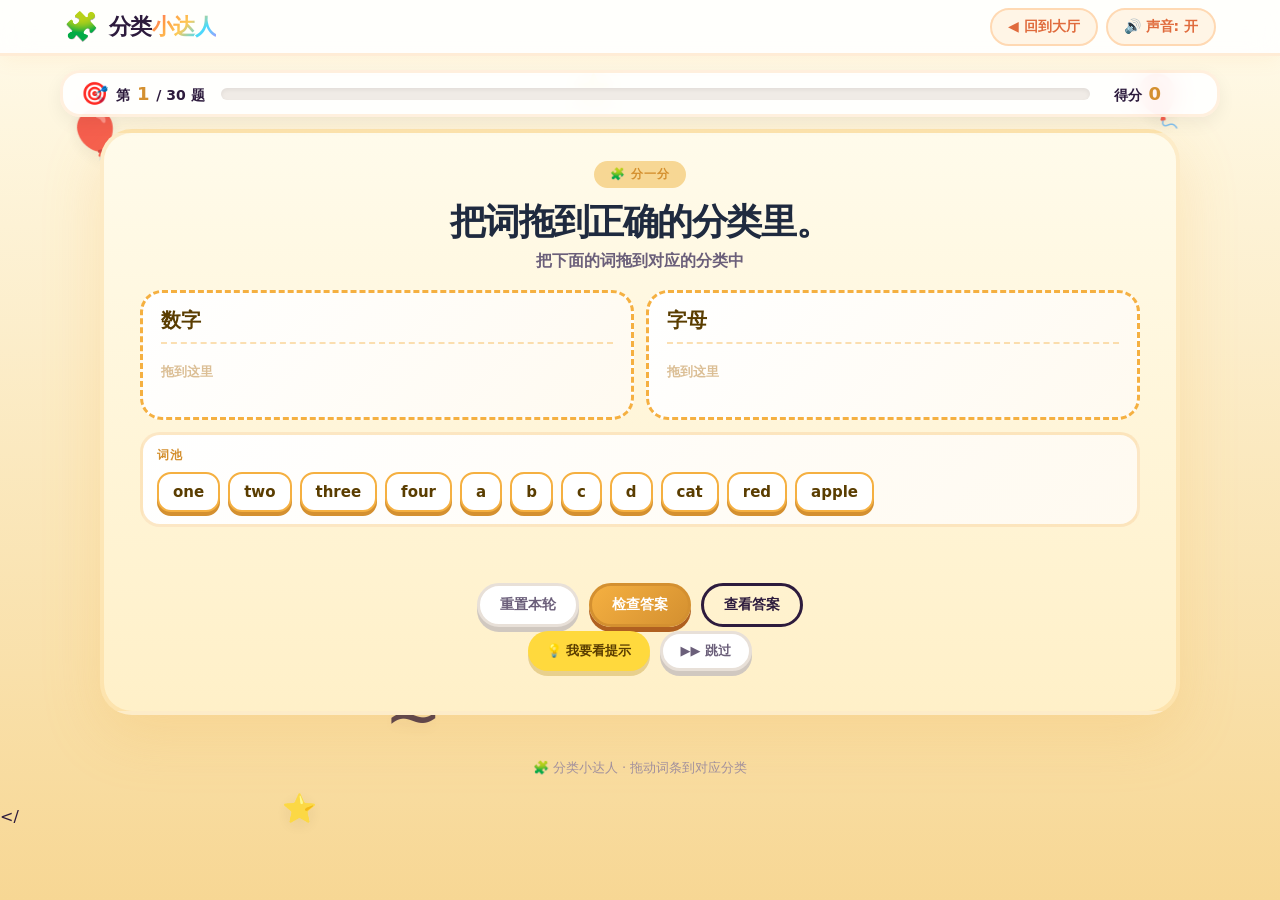
<file: game-groups.html>
<!DOCTYPE html>
<html lang="zh">
<head>
    <meta charset="UTF-8" />
    <meta name="viewport" content="width=device-width, initial-scale=1.0" />
    <title>🧩 分类小达人 · 分一分</title>
    <link rel="stylesheet" href="./assets/emoji.css" />
    <link rel="stylesheet" href="./common.css" />
    <link rel="stylesheet" href="./game.css" />
    <link rel="stylesheet" href="./game-groups.css" />
</head>
<body class="theme-sunny">
<div class="bg-decor">
    <span class="balloon b1">🎈</span>
    <span class="balloon b2">🎈</span>
    <span class="cloud c1">~</span>
    <span class="cloud c2">~</span>
    <span class="sparkle s1">✨</span>
    <span class="sparkle s2">⭐</span>
    <span class="sparkle s3">✨</span>
    <span class="sparkle s4">⭐</span>
</div>

<header class="topbar">
    <div class="logo">
        <span class="logo-mark">🧩</span>
        <span class="logo-text">分类<em>小达人</em></span>
    </div>
    <div class="topbar-actions">
        <a class="chip-btn" href="./index.html">◀ 回到大厅</a>
        <button class="chip-btn sound-btn" id="soundBtn" onclick="toggleSound()">🔊 声音: 开</button>
    </div>
</header>

<main>
    <div class="hud">
        <div class="hud-left">
            <span class="hud-emoji">🎯</span>
            <span class="hud-label">第 <strong id="roundStat">1</strong> / <span id="totalRounds">5</span> 题</span>
        </div>
        <div class="hud-progress">
            <div class="progress-bar"><i id="progressFill"></i></div>
        </div>
        <div class="hud-right">
            <span class="hud-emoji"></span>
            <span class="hud-label">得分 <strong id="scoreStat">0</strong></span>
            <span class="hud-streak" id="streakBadge"></span>
        </div>
    </div>

    <div class="stage-panel stage-sunny">
        <div class="stage-emoji-deco">
            <span></span><span></span><span></span>
        </div>

        <div class="stage-header">
            <div class="stage-badge">🧩 分一分</div>
            <h2 class="stage-question" id="instruction">拖动词到正确的分类里</h2>
            <p class="stage-instruction">把下面的词拖到对应的分类中</p>
        </div>

        <!-- 分类容器（拖动目标）-->
        <div class="cat-zones" id="catZones"></div>

        <!-- 词池（拖动源）-->
        <div class="word-pool" id="wordPool">
            <span class="pool-label">词池</span>
            <div class="pool-words" id="poolWords"></div>
        </div>

        <div class="feedback-line" id="feedback"></div>

        <div class="hint-row">
            <button class="act-btn act-undo" id="resetBtn" onclick="resetRound()">重置本轮</button>
            <button class="act-btn act-submit" id="checkBtn" onclick="checkAnswer()">检查答案</button>
            <button class="act-btn act-reveal" id="revealBtn" onclick="revealAnswer()">查看答案</button>
        </div>

        <div class="hint-row">
            <button class="hint-btn" id="hintBtn" onclick="toggleHint()">💡 我要看提示</button>
            <button class="skip-btn" id="skipBtn" onclick="skipQuestion()">▶▶ 跳过</button>
        </div>
        <div class="hint-text" id="hintText"></div>
        <div class="solution-box" id="solutionBox">
            <div class="solution-title">✨ 小知识</div>
            <div class="solution-content" id="solutionContent"></div>
        </div>

        <div class="next-row">
            <button class="next-btn" id="nextBtn" onclick="nextQuestion()">下一题 ▶</button>
        </div>
    </div>
</main>

<footer>🧩 分类小达人 · 拖动词条到对应分类</footer>

<script src="./questions.js"></script>
<script src="./common.js"></script>
<script>
const GAME_ID = 'groups';
let questions = [];
let roundIndex = 0, score = 0, streak = 0, answered = false;
let currentQ = null;
// 词条被拖到哪个分类: { word: catIndexOrNull }
// catIndex === null 表示还在词池
let wordPlacements = {}; // word -> catIndex (null 表示在词池)
let dragData = null;

async function init() {
    const bank = await loadQuestionBank();
    const diff = getDifficulty();
    questions = shuffleArray([...(bank[GAME_ID]?.[diff] || bank[GAME_ID]?.easy || [])]);
    if (questions.length === 0) {
        document.querySelector('.stage-panel').innerHTML = '<div class="empty-state"> 这个难度还没有题目，换一个试试吧！<br/><a class="chip-btn" style="display:inline-block;margin-top:16px;" href="./index.html">返回大厅</a></div>';
        return;
    }
    document.getElementById('totalRounds').textContent = questions.length;
    renderQuestion();
}

function renderQuestion() {
    if (roundIndex >= questions.length) { showResult(); return; }
    answered = false;
    currentQ = questions[roundIndex];
    wordPlacements = {};

    document.getElementById('roundStat').textContent = roundIndex + 1;
    document.getElementById('scoreStat').textContent = score;
    document.getElementById('feedback').innerHTML = '';
    document.getElementById('hintText').classList.remove('show');
    document.getElementById('solutionBox').classList.remove('show');
    document.getElementById('nextBtn').classList.remove('show');
    document.getElementById('hintBtn').disabled = false;
    document.getElementById('skipBtn').disabled = false;
    document.getElementById('resetBtn').disabled = false;
    document.getElementById('revealBtn').disabled = false;
    document.getElementById('checkBtn').disabled = false;

    document.getElementById('instruction').textContent = currentQ.instruction || '拖动词到正确的分类里';
    document.getElementById('hintText').textContent = getHintByGame(GAME_ID);
    document.getElementById('solutionContent').textContent = currentQ.extra || '';

    // 解析所有词
    const allWords = (currentQ.question || '').split(',').map(s => s.trim()).filter(Boolean);
    allWords.forEach(w => { wordPlacements[w] = null; });

    renderZones();
    renderPool();
    updateCheckButton();
    updateProgress();
}

function renderZones() {
    const zones = document.getElementById('catZones');
    const cats = currentQ.categories || [];
    zones.innerHTML = cats.map((cat, i) => `
        <div class="cat-zone" data-cat="${i}" ondragover="onDragOver(event)" ondrop="onDrop(event)" ondragleave="onDragLeave(event)">
            <div class="cat-zone-head">
                <span class="cat-name">${escapeHtml(cat.name)}</span>
            </div>
            <div class="cat-zone-words" data-cat="${i}"></div>
        </div>
    `).join('');
}

function renderPool() {
    const pool = document.getElementById('poolWords');
    // 清除之前的对错样式（用户重新拖动时）
    document.querySelectorAll('.draggable-word.placed-correct, .draggable-word.placed-wrong').forEach(el => {
        el.classList.remove('placed-correct', 'placed-wrong');
    });
    // 显示所有未分配的词
    pool.innerHTML = Object.keys(wordPlacements).filter(w => wordPlacements[w] === null).map(w =>
        `<span class="draggable-word" draggable="true" data-word="${escapeHtml(w)}" ondragstart="onDragStart(event)" ondragend="onDragEnd(event)">${escapeHtml(w)}</span>`
    ).join('');
    // 更新每个分类区已分配的词
    const cats = currentQ.categories || [];
    cats.forEach((cat, i) => {
        const zoneWords = document.querySelector(`.cat-zone-words[data-cat="${i}"]`);
        if (!zoneWords) return;
        const wordsInCat = Object.keys(wordPlacements).filter(w => wordPlacements[w] === i);
        // 留 placeholder
        const placeholder = wordsInCat.length === 0 ? '<span class="zone-placeholder">拖到这里</span>' : '';
        zoneWords.innerHTML = wordsInCat.map(w =>
            `<span class="draggable-word in-zone" draggable="true" data-word="${escapeHtml(w)}" ondragstart="onDragStart(event)" ondragend="onDragEnd(event)">${escapeHtml(w)}</span>`
        ).join('') + placeholder;
    });
    updateCheckButton();
}

function onDragStart(e) {
    const word = e.target.dataset.word;
    dragData = word;
    e.dataTransfer.setData('text/plain', word);
    e.dataTransfer.effectAllowed = 'move';
    setTimeout(() => e.target.classList.add('dragging'), 0);
}

function onDragEnd(e) {
    e.target.classList.remove('dragging');
    dragData = null;
    document.querySelectorAll('.cat-zone.drag-over').forEach(z => z.classList.remove('drag-over'));
}

function onDragOver(e) {
    e.preventDefault();
    e.dataTransfer.dropEffect = 'move';
    const zone = e.currentTarget;
    zone.classList.add('drag-over');
}

function onDragLeave(e) {
    const zone = e.currentTarget;
    if (e.target === zone) zone.classList.remove('drag-over');
}

function onDrop(e) {
    e.preventDefault();
    const zone = e.currentTarget;
    zone.classList.remove('drag-over');
    const word = e.dataTransfer.getData('text/plain') || dragData;
    if (!word || !(word in wordPlacements)) return;
    // 分类区 drop
    let catIndex = null;
    if (zone.classList.contains('cat-zone')) {
        catIndex = parseInt(zone.dataset.cat, 10);
    } else if (zone.id === 'poolWords' || zone.closest('#wordPool')) {
        catIndex = null;
    }
    wordPlacements[word] = catIndex;
    renderPool();
    playPop();
}

function updateCheckButton() {
    const placed = Object.values(wordPlacements).filter(v => v !== null).length;
    document.getElementById('checkBtn').disabled = answered;
}

function checkAnswer() {
    if (answered) return;
    const cats = currentQ.categories || [];
    let correctCount = 0;
    let totalPlaced = 0;
    // 检查每个词的归属
    cats.forEach((cat, ci) => {
        const correctSet = new Set(cat.words.map(w => w.toLowerCase()));
        Object.keys(wordPlacements).forEach(w => {
            if (wordPlacements[w] === ci) {
                totalPlaced++;
                if (correctSet.has(w.toLowerCase())) correctCount++;
            }
        });
    });

    const totalWords = Object.keys(wordPlacements).length;
    const ok = correctCount === totalWords && totalPlaced === totalWords;

    if (ok) {
        answered = true;
        score += 100;
        streak += 1;
        if (streak >= 2) showStreak(streak);
        document.getElementById('feedback').innerHTML = `<span class="feedback-good"> 分得对！<small>+100 </small></span>`;
        document.getElementById('solutionBox').classList.add('show');
        playPop();
        spawnConfetti(document.querySelector('.stage-panel'), 25);
        spawnFloatingEmoji('', document.querySelector('.stage-panel'));
        document.getElementById('scoreStat').textContent = score;
        document.getElementById('nextBtn').classList.add('show');
        document.getElementById('hintBtn').disabled = true;
        document.getElementById('skipBtn').disabled = true;
        document.getElementById('checkBtn').disabled = true;
        document.getElementById('resetBtn').disabled = true;
        document.getElementById('revealBtn').disabled = true;
        // 锁定所有拖动元素
        document.querySelectorAll('.draggable-word').forEach(el => el.setAttribute('draggable', 'false'));
    } else {
        // 失败：允许继续拖动 / 重置 / 再次检查 / 查看答案
        streak = 0;
        // 清除上一次的红绿样式
        document.querySelectorAll('.draggable-word').forEach(el => {
            el.classList.remove('placed-correct', 'placed-wrong');
        });
        const wrongCount = totalPlaced - correctCount;
        const unplacedCount = totalWords - totalPlaced;
        let msg = '';
        if (totalPlaced === 0) {
            msg = '把词拖到分类里再检查吧～';
        } else if (wrongCount === 0 && unplacedCount > 0) {
            msg = `分得对 ${correctCount} 个，但还有 ${unplacedCount} 个没分呢～`;
        } else {
            msg = `还有 ${wrongCount} 个分错了～ 再试试`;
        }
        document.getElementById('feedback').innerHTML = `<span class="feedback-bad">${msg}</span>`;
        // 高亮显示错误放置（红框）和正确放置（绿框）
        cats.forEach((cat, ci) => {
            const correctSet = new Set(cat.words.map(w => w.toLowerCase()));
            const zone = document.querySelector(`.cat-zone[data-cat="${ci}"]`);
            if (!zone) return;
            Object.keys(wordPlacements).forEach(w => {
                if (wordPlacements[w] === ci) {
                    const wordEl = zone.querySelector(`.draggable-word[data-word="${cssEscape(w)}"]`);
                    if (wordEl) {
                        if (correctSet.has(w.toLowerCase())) wordEl.classList.add('placed-correct');
                        else wordEl.classList.add('placed-wrong');
                    }
                }
            });
        });
    }
    updateProgress();
}

function cssEscape(s) {
    if (window.CSS && CSS.escape) return CSS.escape(s);
    return String(s).replace(/[\\"]/g, '\\$&');
}

function resetRound() {
    Object.keys(wordPlacements).forEach(w => wordPlacements[w] = null);
    renderPool();
    document.getElementById('feedback').innerHTML = '';
    document.querySelectorAll('.draggable-word').forEach(el => {
        el.classList.remove('placed-correct', 'placed-wrong');
    });
}

function revealAnswer() {
    if (!currentQ) return;
    const cats = currentQ.categories || [];
    // 把所有词强制放到正确分类
    cats.forEach((cat, ci) => {
        cat.words.forEach(w => {
            if (w in wordPlacements) wordPlacements[w] = ci;
        });
    });
    // 干扰词留在词池
    renderPool();
    document.getElementById('feedback').innerHTML = `<span class="feedback-good"> 已显示正确答案</span>`;
    // 查看答案后禁用自己，但保留重置和继续
    document.getElementById('revealBtn').disabled = true;
    document.getElementById('checkBtn').disabled = true;
    // 锁定所有拖动（已经显示正确答案了）
    document.querySelectorAll('.draggable-word').forEach(el => el.setAttribute('draggable', 'false'));
}

function updateProgress() {
    const pct = (roundIndex / questions.length) * 100;
    document.getElementById('progressFill').style.width = pct + '%';
}

function showStreak(n) {
    const badge = document.getElementById('streakBadge');
    badge.textContent = ` 连对 ${n} 题！`;
    badge.classList.add('show');
    setTimeout(() => badge.classList.remove('show'), 1800);
}

function toggleHint() { document.getElementById('hintText').classList.toggle('show'); }

function skipQuestion() {
    if (answered) return;
    answered = true;
    streak = 0;
    document.getElementById('feedback').innerHTML = `<span class="feedback-bad">▶▶ 跳过了这题。</span>`;
    document.getElementById('solutionBox').classList.add('show');
    document.getElementById('nextBtn').classList.add('show');
    document.getElementById('hintBtn').disabled = true;
    document.getElementById('skipBtn').disabled = true;
    document.getElementById('checkBtn').disabled = true;
    document.getElementById('resetBtn').disabled = true;
    // 显示正确分类
    const cats = currentQ.categories || [];
    cats.forEach((cat, ci) => {
        const zoneWords = document.querySelector(`.cat-zone-words[data-cat="${ci}"]`);
        if (!zoneWords) return;
        zoneWords.innerHTML = cat.words.map(w => `<span class="draggable-word in-zone" style="background:#c8f5e0;border-color:var(--c-mint);">${escapeHtml(w)}</span>`).join('');
    });
    // 清空词池
    document.getElementById('poolWords').innerHTML = '';
    playPop();
}

function nextQuestion() { roundIndex++; renderQuestion(); }

function showResult() {
    const total = questions.length;
    const pct = score / (total * 100);
    let stars, title, msg;
    if (pct >= 1) { stars = ''; title = ' 🌈 分类大师！'; msg = '你有一双会发现的眼睛！'; }
    else if (pct >= 0.6) { stars = ''; title = ' 不错！'; msg = '分类越来越好啦～'; }
    else { stars = ''; title = ' 加油！'; msg = '分类需要练习，你行的！'; }

    const panel = document.querySelector('.stage-panel');
    panel.innerHTML = `
        <div class="result-screen">
            <div class="result-trophy">🏆</div>
            <h2>${title}</h2>
            <div class="result-stars">${stars}</div>
            <div class="result-score">${score}<small> / ${total * 100}</small></div>
            <p>${msg}</p>
            <div class="result-actions">
                <a class="next-btn" href="./game-groups.html"> 再玩一次</a>
                <a class="home-btn" href="./index.html"> 回大厅</a>
            </div>
        </div>
    `;
    playWin();
    spawnConfetti(panel, 60);
}

init();
</script>
</
</file>
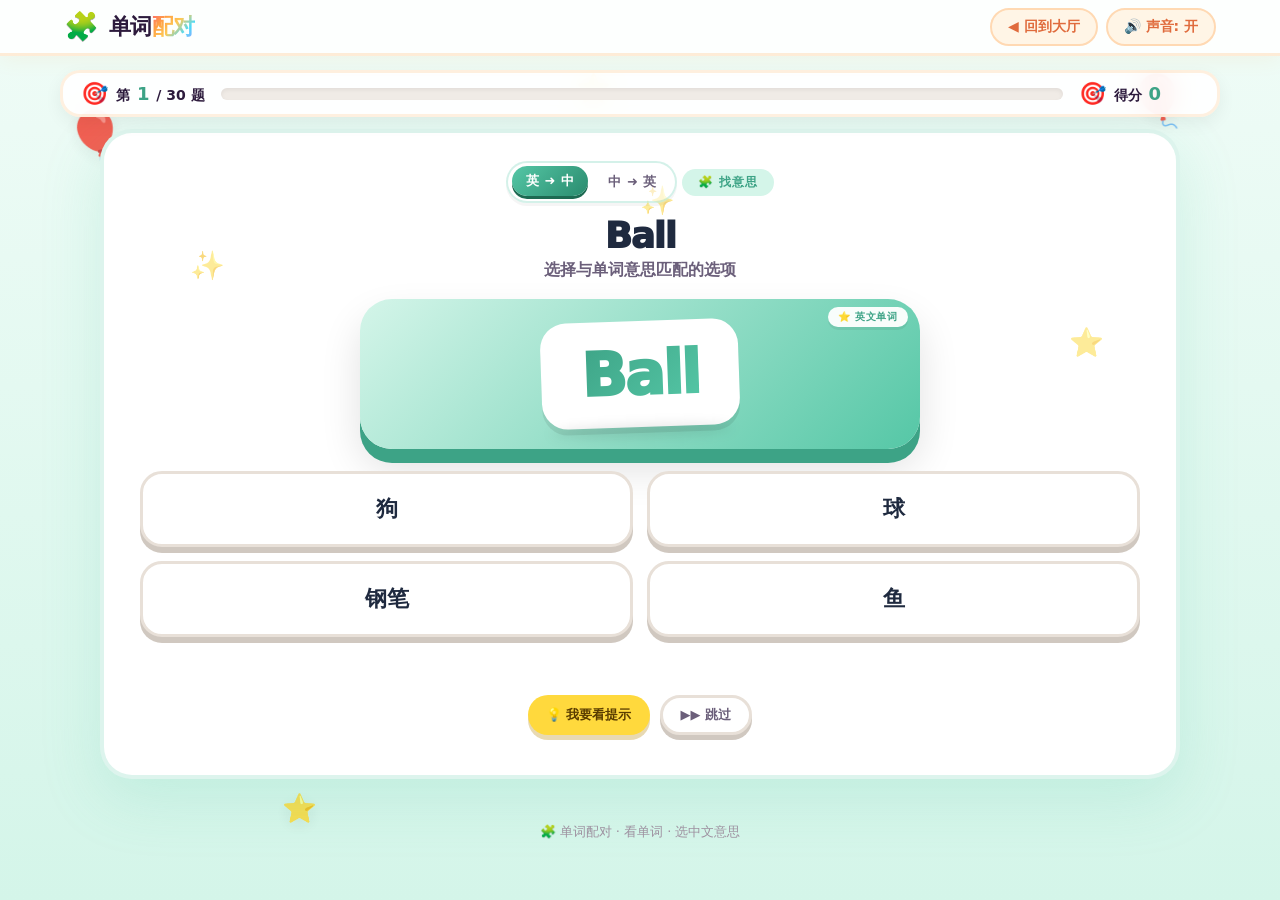
<file: game-match.html>
<!DOCTYPE html>
<html lang="zh">
<head>
    <meta charset="UTF-8" />
    <meta name="viewport" content="width=device-width, initial-scale=1.0" />
    <title>🧩 单词配对 · 找意思</title>
    <link rel="stylesheet" href="./assets/emoji.css" />
    <link rel="stylesheet" href="./common.css" />
    <link rel="stylesheet" href="./game.css" />
</head>
<body class="theme-mint">
<div class="bg-decor">
    <span class="balloon b1">🎈</span>
    <span class="balloon b2">🎈</span>
    <span class="cloud c1">☁️</span>
    <span class="cloud c2">☁️</span>
    <span class="sparkle s1">✨</span>
    <span class="sparkle s2">⭐</span>
    <span class="sparkle s3">✨</span>
    <span class="sparkle s4">⭐</span>
</div>

<header class="topbar">
    <div class="logo">
        <span class="logo-mark">🧩</span>
        <span class="logo-text">单词<em>配对</em></span>
    </div>
    <div class="topbar-actions">
        <a class="chip-btn" href="./index.html">◀ 回到大厅</a>
        <button class="chip-btn sound-btn" id="soundBtn" onclick="toggleSound()">🔊 声音: 开</button>
    </div>
</header>

<main>
    <!-- 顶部信息条 -->
    <div class="hud">
        <div class="hud-left">
            <span class="hud-emoji">🎯</span>
            <span class="hud-label">第 <strong id="roundStat">1</strong> / <span id="totalRounds">5</span> 题</span>
        </div>
        <div class="hud-progress">
            <div class="progress-bar"><i id="progressFill"></i></div>
        </div>
        <div class="hud-right">
            <span class="hud-emoji">🎯</span>
            <span class="hud-label">得分 <strong id="scoreStat">0</strong></span>
            <span class="hud-streak" id="streakBadge"></span>
        </div>
    </div>

    <!-- 主游戏面板 -->
    <div class="stage-panel stage-mint">
        <div class="stage-emoji-deco">
            <span>✨</span><span>⭐</span><span>✨</span>
        </div>

        <div class="stage-header">
            <div class="mode-switch" id="modeSwitch">
                <button class="mode-btn active" data-mode="en2zh" onclick="setMode('en2zh')">英 ➜ 中</button>
                <button class="mode-btn" data-mode="zh2en" onclick="setMode('zh2en')">中 ➜ 英</button>
            </div>
            <div class="stage-badge">🧩 <span id="modeLabel">找意思</span></div>
            <h2 class="stage-question" id="bigWord">Cat</h2>
            <p class="stage-instruction" id="instruction">选择与单词意思匹配的选项</p>
        </div>

        <!-- 大词卡 -->
        <div class="word-card" id="wordCard">
            <div class="word-card-bg"></div>
            <div class="word-card-main" id="wordCardMain">
                <span class="word-card-text" id="wordCardText">Cat</span>
                <div class="word-card-shadow"></div>
            </div>
            <div class="word-card-tag">⭐ 英文单词</div>
        </div>

        <!-- 选项 -->
        <div class="options-grid" id="optionsGrid"></div>

        <!-- 反馈 -->
        <div class="feedback-line" id="feedback"></div>

        <!-- 提示与解题思路 -->
        <div class="hint-row">
            <button class="hint-btn" id="hintBtn" onclick="toggleHint()">💡 我要看提示</button>
            <button class="skip-btn" id="skipBtn" onclick="skipQuestion()">▶▶ 跳过</button>
        </div>
        <div class="hint-text" id="hintText"></div>
        <div class="solution-box" id="solutionBox">
            <div class="solution-title">✨ 小知识</div>
            <div class="solution-content" id="solutionContent"></div>
        </div>

        <!-- 下一题 -->
        <div class="next-row">
            <button class="next-btn" id="nextBtn" onclick="nextQuestion()">下一题 ▶</button>
        </div>
    </div>
</main>

<footer>🧩 单词配对 · 看单词 · 选中文意思</footer>

<script src="./questions.js"></script>
<script src="./common.js"></script>
<script>
const GAME_ID = 'match';
const GAME_NAME = '单词配对';
const GAME_EMOJI = '🧩';

let questions = [];
let roundIndex = 0;
let score = 0;
let streak = 0;
let answered = false;
let currentMode = 'en2zh';

function setMode(mode) {
    if (mode === currentMode) return;
    currentMode = mode;
    document.querySelectorAll('.mode-btn').forEach(b => {
        b.classList.toggle('active', b.dataset.mode === mode);
    });
    document.getElementById('modeLabel').textContent = (mode === 'en2zh') ? '找意思（英 ➜ 中）' : '找中文（中 ➜ 英）';
    document.getElementById('instruction').textContent = (mode === 'en2zh')
        ? '选择与单词意思匹配的选项'
        : '选出这个中文词对应的英文';
    roundIndex = 0;
    score = 0;
    streak = 0;
    renderQuestion();
}

async function init() {
    const bank = await loadQuestionBank();
    const diff = getDifficulty();
    questions = shuffleArray([...(bank[GAME_ID]?.[diff] || bank[GAME_ID]?.easy || [])]);
    if (questions.length === 0) {
        document.querySelector('.stage-panel').innerHTML = '<div class="empty-state"> 这个难度还没有题目，换一个试试吧！<br/><a class="chip-btn" style="display:inline-block;margin-top:16px;" href="./index.html">返回大厅</a></div>';
        return;
    }
    document.getElementById('totalRounds').textContent = questions.length;
    renderQuestion();
}

function getDisplayParts(q) {
    if (currentMode === 'en2zh') {
        return { mainText: q.question, tagText: '⭐ 英文单词', optionsAreZh: true };
    } else {
        const zh = translateZh(q.question) || q.question;
        return { mainText: zh, tagText: '⭐ 中文词', optionsAreZh: false };
    }
}

function renderQuestion() {
    if (roundIndex >= questions.length) {
        showResult();
        return;
    }
    answered = false;
    document.getElementById('roundStat').textContent = roundIndex + 1;
    document.getElementById('scoreStat').textContent = score;
    updateProgress();

    const q = questions[roundIndex];
    const parts = getDisplayParts(q);
    document.getElementById('bigWord').textContent = parts.mainText;
    document.getElementById('wordCardText').textContent = parts.mainText;
    document.querySelector('.word-card-tag').textContent = parts.tagText;
    document.getElementById('hintText').textContent = getHintByGame(GAME_ID);
    document.getElementById('solutionContent').textContent = q.extra || '';
    document.getElementById('feedback').innerHTML = '';
    document.getElementById('hintText').classList.remove('show');
    document.getElementById('solutionBox').classList.remove('show');
    document.getElementById('nextBtn').classList.remove('show');
    document.getElementById('hintBtn').disabled = false;
    document.getElementById('skipBtn').disabled = false;

    const card = document.getElementById('wordCard');
    card.style.animation = 'none';
    void card.offsetWidth;
    card.style.animation = '';

    const displayOptions = (currentMode === 'zh2en')
        ? q.options.map(o => translateEn(o) || o)
        : q.options;

    const grid = document.getElementById('optionsGrid');
    grid.innerHTML = displayOptions.map((opt) => {
        return `
            <button class="option-tile" data-value="${escapeHtml(opt)}" onclick="choose(this)">
                <span class="option-text">${escapeHtml(opt)}</span>
            </button>`;
    }).join('');
}

function updateProgress() {
    const pct = ((roundIndex) / questions.length) * 100;
    document.getElementById('progressFill').style.width = pct + '%';
}

function choose(btn) {
    if (answered) return;
    const value = btn.dataset.value;
    const q = questions[roundIndex];
    let correct;
    if (currentMode === 'zh2en') {
        correct = translateEn(q.answer) || q.answer;
    } else {
        correct = q.answer;
    }

    const ok = value === correct;
    if (ok) {
        answered = true;
        score += 100;
        streak += 1;
        if (streak >= 2) showStreak(streak);
        document.querySelectorAll('.option-tile').forEach(b => {
            b.disabled = true;
            if (b.dataset.value === correct) b.classList.add('correct');
        });
        btn.classList.add('correct');
        playPop();
        spawnConfetti(document.querySelector('.stage-panel'), 25);
        document.getElementById('feedback').innerHTML = `<span class="feedback-good"> 答对啦！<small>+100 </small></span>`;
        document.getElementById('solutionBox').classList.add('show');
        document.getElementById('nextBtn').classList.add('show');
        document.getElementById('hintBtn').disabled = true;
        document.getElementById('skipBtn').disabled = true;
    } else {
        streak = 0;
        btn.classList.add('wrong');
        btn.disabled = true;
        const span = btn.querySelector('.option-text');
        let newText = '';
        if (currentMode === 'en2zh') {
            const en = translateEn(value);
            newText = en ? `${value}（${en}）` : `${value}（×）`;
        } else {
            const zh = translateZh(value);
            newText = zh ? `${value}（${zh}）` : `${value}（×）`;
        }
        if (span) span.textContent = newText;
        playError();
        document.getElementById('feedback').innerHTML = `<span class="feedback-bad"> 不是这个～ 再想想</span>`;
    }
    document.getElementById('scoreStat').textContent = score;
    updateProgress();
}

function showStreak(n) {
    const badge = document.getElementById('streakBadge');
    badge.textContent = ` 连对 ${n} 题！`;
    badge.classList.add('show');
    setTimeout(() => badge.classList.remove('show'), 1800);
}

function toggleHint() {
    const h = document.getElementById('hintText');
    h.classList.toggle('show');
}

function skipQuestion() {
    if (answered) return;
    answered = true;
    streak = 0;
    let correct;
    if (currentMode === 'zh2en') {
        correct = translateEn(questions[roundIndex].answer) || questions[roundIndex].answer;
    } else {
        correct = questions[roundIndex].answer;
    }
    document.querySelectorAll('.option-tile').forEach(b => {
        b.disabled = true;
        if (b.dataset.value === correct) b.classList.add('correct');
    });
    document.getElementById('feedback').innerHTML = `<span class="feedback-bad">▶▶ 跳过了这题。</span>`;
    document.getElementById('solutionBox').classList.add('show');
    document.getElementById('nextBtn').classList.add('show');
    document.getElementById('hintBtn').disabled = true;
    document.getElementById('skipBtn').disabled = true;
    playPop();
}

function nextQuestion() {
    roundIndex++;
    renderQuestion();
}

function showResult() {
    const total = questions.length;
    const pct = score / (total * 100);
    let stars, title, msg;
    if (pct >= 1) { stars = ''; title = ' 🏆 完美大师！'; msg = '你真是个单词小天才！'; }
    else if (pct >= 0.6) { stars = ''; title = ' ⭐ 很棒！'; msg = '再练习一次会更好哦～'; }
    else { stars = ''; title = ' 💪 加油！'; msg = '不要灰心，再来一次吧！'; }

    const panel = document.querySelector('.stage-panel');
    panel.innerHTML = `
        <div class="result-screen">
            <div class="result-trophy"></div>
            <h2>${title}</h2>
            <div class="result-stars">${stars}</div>
            <div class="result-score">${score}<small> / ${total * 100}</small></div>
            <p>${msg}</p>
            <div class="result-actions">
                <a class="next-btn" href="./game-match.html"> 再玩一次</a>
                <a class="home-btn" href="./index.html"> 回大厅</a>
            </div>
        </div>
    `;
    playWin();
    spawnConfetti(panel, 60);
}

init();
</script>
</body>
</html>
</file>
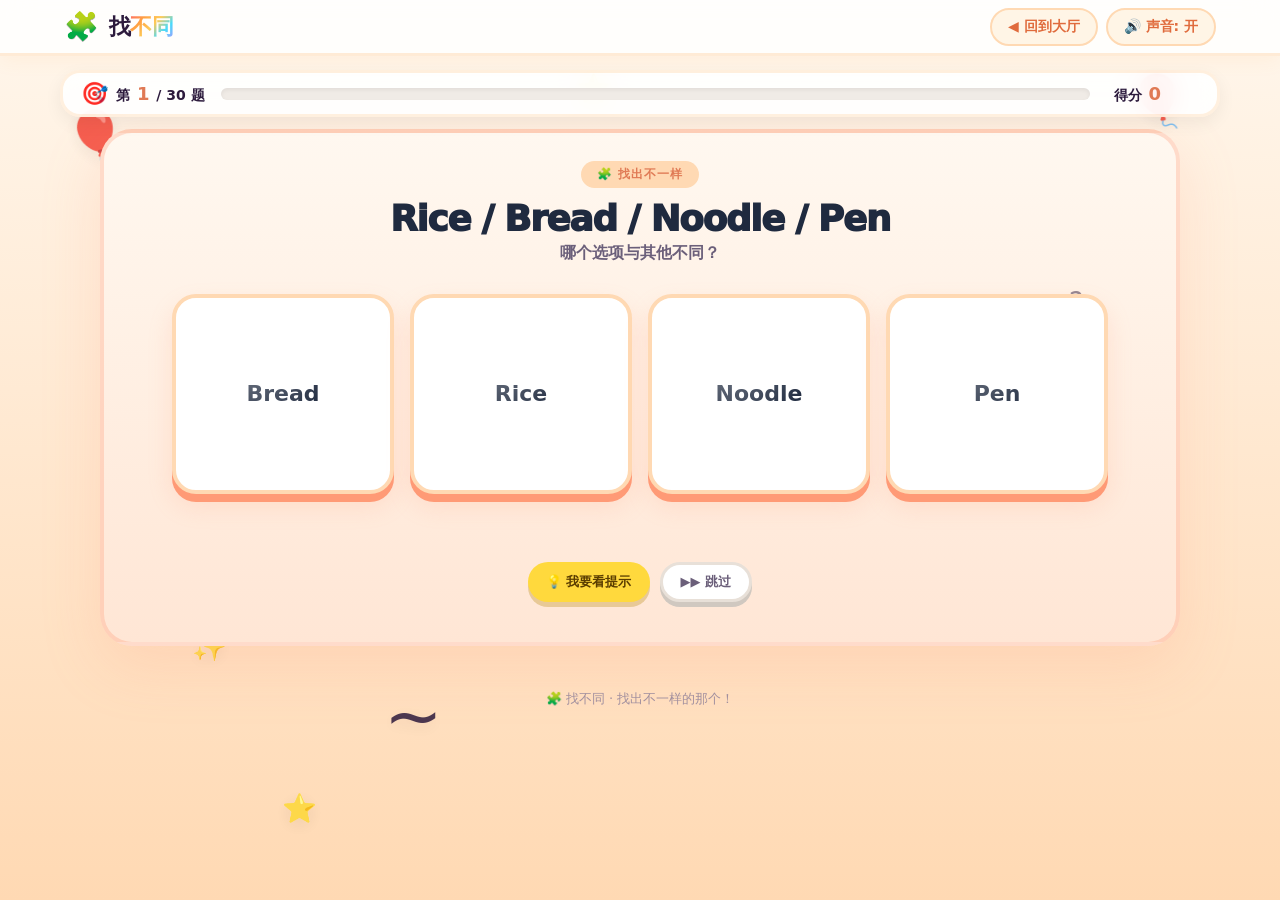
<file: game-odd.html>
<!DOCTYPE html>
<html lang="zh">
<head>
    <meta charset="UTF-8" />
    <meta name="viewport" content="width=device-width, initial-scale=1.0" />
    <title>🧩 找不同 · 谁不一样？</title>
    <link rel="stylesheet" href="./assets/emoji.css" />
    <link rel="stylesheet" href="./common.css" />
    <link rel="stylesheet" href="./game.css" />
    <link rel="stylesheet" href="./game-odd.css?v=20260828e" />
</head>
<body class="theme-peach">
<div class="bg-decor">
    <span class="balloon b1">🎈</span>
    <span class="balloon b2">🎈</span>
    <span class="cloud c1">~</span>
    <span class="cloud c2">~</span>
    <span class="sparkle s1">✨</span>
    <span class="sparkle s2">⭐</span>
    <span class="sparkle s3">✨</span>
    <span class="sparkle s4">⭐</span>
</div>

<header class="topbar">
    <div class="logo">
        <span class="logo-mark">🧩</span>
        <span class="logo-text">找<em>不同</em></span>
    </div>
    <div class="topbar-actions">
        <a class="chip-btn" href="./index.html">◀ 回到大厅</a>
        <button class="chip-btn sound-btn" id="soundBtn" onclick="toggleSound()">🔊 声音: 开</button>
    </div>
</header>

<main>
    <div class="hud">
        <div class="hud-left">
            <span class="hud-emoji">🎯</span>
            <span class="hud-label">第 <strong id="roundStat">1</strong> / <span id="totalRounds">5</span> 题</span>
        </div>
        <div class="hud-progress">
            <div class="progress-bar"><i id="progressFill"></i></div>
        </div>
        <div class="hud-right">
            <span class="hud-emoji"></span>
            <span class="hud-label">得分 <strong id="scoreStat">0</strong></span>
            <span class="hud-streak" id="streakBadge"></span>
        </div>
    </div>

    <div class="stage-panel stage-peach odd-stage">
        <div class="stage-emoji-deco">
            <span></span><span>?</span><span></span>
        </div>

        <div class="stage-header">
            <div class="stage-badge">🧩 找出不一样</div>
            <h2 class="stage-question" id="questionTitle">哪个不一样？</h2>
            <p class="stage-instruction" id="instruction">看看这四个词，找一个跟其他三个不同的！</p>
        </div>

        <!-- 神奇转盘 -->
        <div class="odd-board">
            <div class="odd-cards" id="oddCards"></div>
        </div>

        <div class="feedback-line" id="feedback"></div>

        <div class="hint-row">
            <button class="hint-btn" id="hintBtn" onclick="toggleHint()">💡 我要看提示</button>
            <button class="skip-btn" id="skipBtn" onclick="skipQuestion()">▶▶ 跳过</button>
        </div>
        <div class="hint-text" id="hintText"></div>
        <div class="solution-box" id="solutionBox">
            <div class="solution-title"> 小知识</div>
            <div class="solution-content" id="solutionContent"></div>
        </div>

        <div class="next-row">
            <button class="next-btn" id="nextBtn" onclick="nextQuestion()">下一题 ▶</button>
        </div>
    </div>
</main>

<footer>🧩 找不同 · 找出不一样的那个！</footer>

<script src="./questions.js"></script>
<script src="./common.js"></script>
<script>
const GAME_ID = 'odd';
let questions = [];
let roundIndex = 0, score = 0, streak = 0, answered = false;

async function init() {
    const bank = await loadQuestionBank();
    const diff = getDifficulty();
    questions = shuffleArray([...(bank[GAME_ID]?.[diff] || bank[GAME_ID]?.easy || [])]);
    if (questions.length === 0) {
        document.querySelector('.stage-panel').innerHTML = '<div class="empty-state"> 这个难度还没有题目，换一个试试吧！<br/><a class="chip-btn" style="display:inline-block;margin-top:16px;" href="./index.html">返回大厅</a></div>';
        return;
    }
    document.getElementById('totalRounds').textContent = questions.length;
    renderQuestion();
}

function renderQuestion() {
    if (roundIndex >= questions.length) { showResult(); return; }
    answered = false;
    document.getElementById('roundStat').textContent = roundIndex + 1;
    document.getElementById('scoreStat').textContent = score;
    document.getElementById('feedback').innerHTML = '';
    document.getElementById('hintText').classList.remove('show');
    document.getElementById('solutionBox').classList.remove('show');
    document.getElementById('nextBtn').classList.remove('show');
    document.getElementById('hintBtn').disabled = false;
    document.getElementById('skipBtn').disabled = false;

    const q = questions[roundIndex];
    document.getElementById('instruction').textContent = q.instruction || '哪个跟其他三个不一样？';
    document.getElementById('questionTitle').textContent = q.question;
    document.getElementById('hintText').textContent = getHintByGame(GAME_ID);
    document.getElementById('solutionContent').textContent = q.extra || '';

    // 渲染 4 张卡片（2x2 网格，圆角和阴影设计为磁铁风格）
    const grid = document.getElementById('oddCards');
    const positions = ['pos-1', 'pos-2', 'pos-3', 'pos-4'];
    grid.innerHTML = q.options.map((opt, i) => {
        return `
        <button class="odd-card ${positions[i]}" data-value="${escapeHtml(opt)}" onclick="choose(this)">
            <span class="odd-card-label">${escapeHtml(opt)}</span>
            <span class="odd-card-spotlight"></span>
        </button>`;
    }).join('');

    updateProgress();
}

function updateProgress() {
    const pct = (roundIndex / questions.length) * 100;
    document.getElementById('progressFill').style.width = pct + '%';
}

function choose(btn) {
    if (answered) return;
    const value = btn.dataset.value;
    const correct = questions[roundIndex].answer;

    const ok = value === correct;
    if (ok) {
        answered = true;
        score += 100;
        streak += 1;
        if (streak >= 2) showStreak(streak);
        document.querySelectorAll('.odd-card').forEach(b => {
            b.disabled = true;
            if (b.dataset.value === correct) b.classList.add('correct');
        });
        btn.classList.add('correct');
        playPop();
        spawnConfetti(document.querySelector('.stage-panel'), 25);
        spawnFloatingEmoji('', document.querySelector('.stage-panel'));
        document.getElementById('feedback').innerHTML = `<span class="feedback-good"> 找到啦！<small>+100 </small></span>`;
        document.getElementById('solutionBox').classList.add('show');
        document.getElementById('nextBtn').classList.add('show');
        document.getElementById('hintBtn').disabled = true;
        document.getElementById('skipBtn').disabled = true;
    } else {
        // 错选：标记这个卡片，替换文字为"英文(中文)"
        streak = 0;
        btn.classList.add('wrong');
        btn.disabled = true;
        const label = btn.querySelector('.odd-card-label');
        const zh = translateZh(value);
        if (label) label.textContent = zh ? `${value}（${zh}）` : `${value}`;
        playError();
        document.getElementById('feedback').innerHTML = `<span class="feedback-bad"> 不是这个～ 再找找看</span>`;
    }
    document.getElementById('scoreStat').textContent = score;
    updateProgress();
}

function showStreak(n) {
    const badge = document.getElementById('streakBadge');
    badge.textContent = ` 连对 ${n} 题！`;
    badge.classList.add('show');
    setTimeout(() => badge.classList.remove('show'), 1800);
}

function toggleHint() { document.getElementById('hintText').classList.toggle('show'); }

function skipQuestion() {
    if (answered) return;
    answered = true;
    streak = 0;
    const correct = questions[roundIndex].answer;
    document.querySelectorAll('.odd-card').forEach(b => {
        b.disabled = true;
        if (b.dataset.value === correct) b.classList.add('correct');
    });
    document.getElementById('feedback').innerHTML = `<span class="feedback-bad">▶▶ 跳过了这题。</span>`;
    document.getElementById('solutionBox').classList.add('show');
    document.getElementById('nextBtn').classList.add('show');
    document.getElementById('hintBtn').disabled = true;
    document.getElementById('skipBtn').disabled = true;
    playPop();
}

function nextQuestion() { roundIndex++; renderQuestion(); }

function showResult() {
    const total = questions.length;
    const pct = score / (total * 100);
    let stars, title, msg;
    if (pct >= 1) { stars = ''; title = ' 🦊 神探大师！'; msg = '你的观察力超群！'; }
    else if (pct >= 0.6) { stars = ''; title = ' 👁️ 不错的眼睛！'; msg = '差一点就完美了～'; }
    else { stars = ''; title = ' 💪 继续加油！'; msg = '再来一次，你会更棒！'; }

    const panel = document.querySelector('.stage-panel');
    panel.innerHTML = `
        <div class="result-screen">
            <div class="result-trophy">🏆</div>
            <h2>${title}</h2>
            <div class="result-stars">${stars}</div>
            <div class="result-score">${score}<small> / ${total * 100}</small></div>
            <p>${msg}</p>
            <div class="result-actions">
                <a class="next-btn" href="./game-odd.html"> 再玩一次</a>
                <a class="home-btn" href="./index.html"> 回大厅</a>
            </div>
        </div>
    `;
    playWin();
    spawnConfetti(panel, 60);
}

init();
</script>
</body>
</html>
</file>
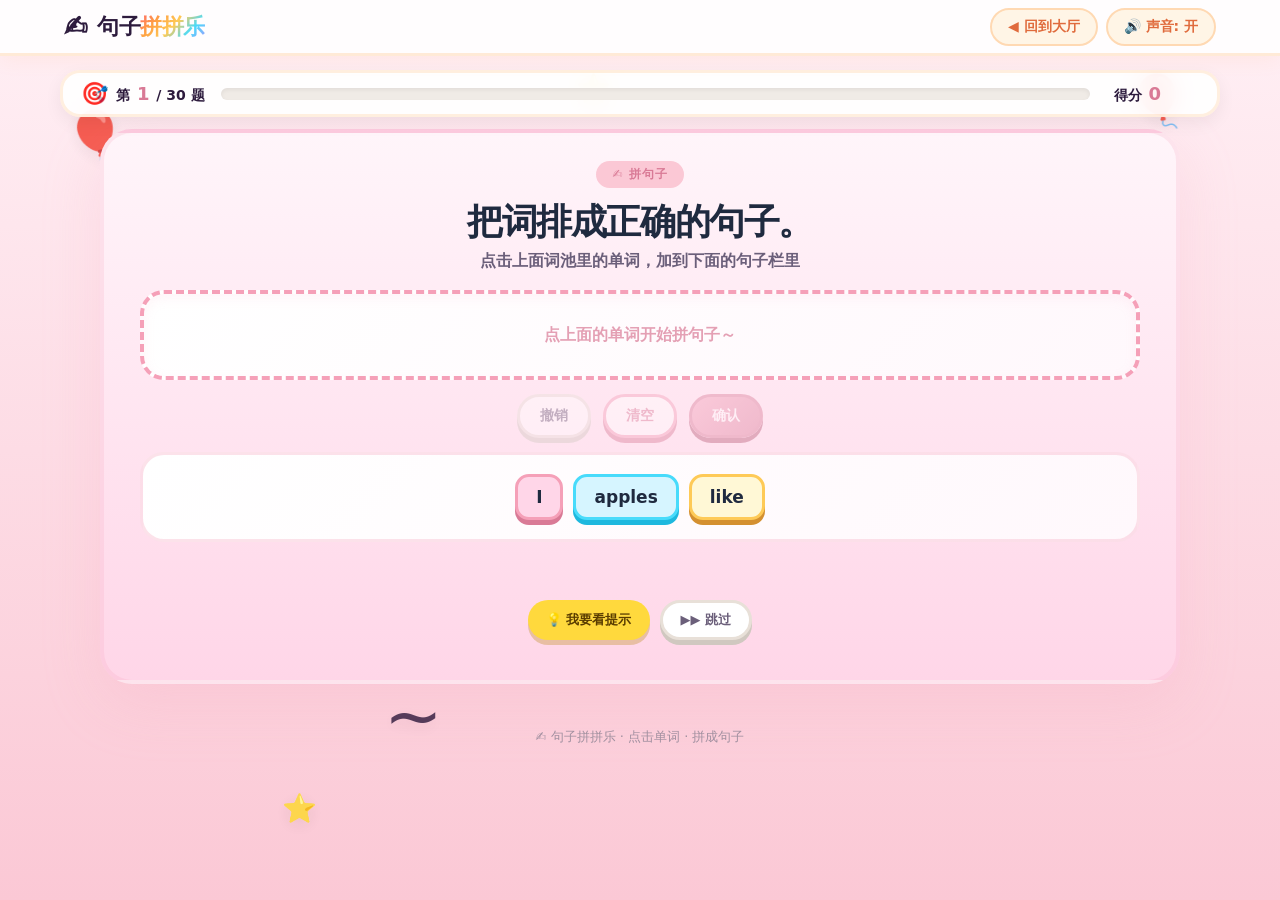
<file: game-sentence.html>
<!DOCTYPE html>
<html lang="zh">
<head>
    <meta charset="UTF-8" />
    <meta name="viewport" content="width=device-width, initial-scale=1.0" />
    <title>✍️ 句子拼拼乐 · 排句子</title>
    <link rel="stylesheet" href="./assets/emoji.css" />
    <link rel="stylesheet" href="./common.css" />
    <link rel="stylesheet" href="./game.css" />
    <link rel="stylesheet" href="./game-sentence.css" />
</head>
<body class="theme-pink">
<div class="bg-decor">
    <span class="balloon b1">🎈</span>
    <span class="balloon b2">🎈</span>
    <span class="cloud c1">~</span>
    <span class="cloud c2">~</span>
    <span class="sparkle s1">✨</span>
    <span class="sparkle s2">⭐</span>
    <span class="sparkle s3">✨</span>
    <span class="sparkle s4">⭐</span>
</div>

<header class="topbar">
    <div class="logo">
        <span class="logo-mark">✍️</span>
        <span class="logo-text">句子<em>拼拼乐</em></span>
    </div>
    <div class="topbar-actions">
        <a class="chip-btn" href="./index.html">◀ 回到大厅</a>
        <button class="chip-btn sound-btn" id="soundBtn" onclick="toggleSound()">🔊 声音: 开</button>
    </div>
</header>

<main>
    <div class="hud">
        <div class="hud-left">
            <span class="hud-emoji">🎯</span>
            <span class="hud-label">第 <strong id="roundStat">1</strong> / <span id="totalRounds">5</span> 题</span>
        </div>
        <div class="hud-progress">
            <div class="progress-bar"><i id="progressFill"></i></div>
        </div>
        <div class="hud-right">
            <span class="hud-emoji"></span>
            <span class="hud-label">得分 <strong id="scoreStat">0</strong></span>
            <span class="hud-streak" id="streakBadge"></span>
        </div>
    </div>

    <div class="stage-panel stage-pink">
        <div class="stage-emoji-deco">
            <span></span><span></span><span></span>
        </div>

        <div class="stage-header">
            <div class="stage-badge">✍️ 拼句子</div>
            <h2 class="stage-question" id="instruction">把下面打乱的单词排成正确的句子</h2>
            <p class="stage-instruction">点击上面词池里的单词，加到下面的句子栏里</p>
        </div>

        <!-- 答案区（用户拼成的句子）-->
        <div class="sentence-answer" id="sentenceAnswer">
            <span class="answer-placeholder">点上面的单词开始拼句子～</span>
        </div>

        <!-- 操作按钮 -->
        <div class="sentence-actions">
            <button class="act-btn act-undo" id="undoBtn" onclick="undoWord()" disabled>撤销</button>
            <button class="act-btn act-clear" id="clearBtn" onclick="clearAnswer()" disabled>清空</button>
            <button class="act-btn act-submit" id="submitBtn" onclick="submitSentence()" disabled>确认</button>
        </div>

        <!-- 词池（打乱的单词）-->
        <div class="word-pool" id="wordPool"></div>

        <div class="feedback-line" id="feedback"></div>

        <div class="hint-row">
            <button class="hint-btn" id="hintBtn" onclick="toggleHint()">💡 我要看提示</button>
            <button class="skip-btn" id="skipBtn" onclick="skipQuestion()">▶▶ 跳过</button>
        </div>
        <div class="hint-text" id="hintText"></div>
        <div class="solution-box" id="solutionBox">
            <div class="solution-title">✨ 小知识</div>
            <div class="solution-content" id="solutionContent"></div>
        </div>

        <div class="next-row">
            <button class="next-btn" id="nextBtn" onclick="nextQuestion()">下一题 ▶</button>
        </div>
    </div>
</main>

<footer> ✍️ 句子拼拼乐 · 点击单词 · 拼成句子</footer>

<script src="./questions.js"></script>
<script src="./common.js"></script>
<script>
const GAME_ID = 'sentence';
let questions = [];
let roundIndex = 0, score = 0, streak = 0, answered = false;
let poolWords = [];        // 词池 [{word, used}]
let answerWords = [];      // 已组成的句子 [{word, poolIndex}]

const WORD_COLORS = [
    { bg: '#ffd6e8', border: '#f5a0b8', shadow: '#d97a96' },
    { bg: '#d6f5ff', border: '#48dbfb', shadow: '#1eb8de' },
    { bg: '#fff8d6', border: '#feca57', shadow: '#d49030' },
    { bg: '#d6ffe2', border: '#55c7a6', shadow: '#3da386' },
    { bg: '#e8d6ff', border: '#a29bfe', shadow: '#7c6bc4' },
    { bg: '#ffd6d6', border: '#ff9a76', shadow: '#e07a55' },
    { bg: '#fff0d6', border: '#f7d794', shadow: '#d49030' },
    { bg: '#d6e8ff', border: '#74b9ff', shadow: '#5a48a8' }
];

function colorFor(i) { return WORD_COLORS[i % WORD_COLORS.length]; }

async function init() {
    const bank = await loadQuestionBank();
    const diff = getDifficulty();
    questions = shuffleArray([...(bank[GAME_ID]?.[diff] || bank[GAME_ID]?.easy || [])]);
    if (questions.length === 0) {
        document.querySelector('.stage-panel').innerHTML = '<div class="empty-state"> 这个难度还没有题目，换一个试试吧！<br/><a class="chip-btn" style="display:inline-block;margin-top:16px;" href="./index.html">返回大厅</a></div>';
        return;
    }
    document.getElementById('totalRounds').textContent = questions.length;
    renderQuestion();
}

function renderQuestion() {
    if (roundIndex >= questions.length) { showResult(); return; }
    answered = false;
    answerWords = [];
    document.getElementById('roundStat').textContent = roundIndex + 1;
    document.getElementById('scoreStat').textContent = score;
    document.getElementById('feedback').innerHTML = '';
    document.getElementById('hintText').classList.remove('show');
    document.getElementById('solutionBox').classList.remove('show');
    document.getElementById('nextBtn').classList.remove('show');
    document.getElementById('hintBtn').disabled = false;
    document.getElementById('skipBtn').disabled = false;

    const q = questions[roundIndex];
    document.getElementById('instruction').textContent = q.instruction || '把打乱的单词排成正确的句子';
    document.getElementById('hintText').textContent = getHintByGame(GAME_ID);
    document.getElementById('solutionContent').textContent = q.extra || '';

    // 解析打乱的单词
    const words = (q.question || '').split('/').map(s => s.trim()).filter(Boolean);
    // 加随机顺序
    poolWords = shuffleArray(words.map((w, i) => ({ word: w, used: false })));

    renderPool();
    renderAnswer();
    updateActionButtons();
    updateProgress();
}

function renderPool() {
    const pool = document.getElementById('wordPool');
    pool.innerHTML = poolWords.map((item, i) => {
        const c = colorFor(i);
        const disabled = item.used ? 'disabled' : '';
        return `<button class="word-token ${item.used ? 'used' : ''}" data-index="${i}" onclick="pickWord(${i})" ${disabled} style="--bg:${c.bg};--bd:${c.border};--sh:${c.shadow};">${escapeHtml(item.word)}</button>`;
    }).join('');
}

function renderAnswer() {
    const ans = document.getElementById('sentenceAnswer');
    if (answerWords.length === 0) {
        ans.innerHTML = '<span class="answer-placeholder">点上面的单词开始拼句子～</span>';
    } else {
        ans.innerHTML = answerWords.map((item, i) => {
            const c = colorFor(item.poolIndex);
            return `<button class="answer-token" data-index="${i}" onclick="returnWord(${i})" style="--bg:${c.bg};--bd:${c.border};--sh:${c.shadow};">${escapeHtml(item.word)}</button>`;
        }).join('');
    }
}

function pickWord(poolIndex) {
    if (answered) return;
    const item = poolWords[poolIndex];
    if (!item || item.used) return;
    item.used = true;
    answerWords.push({ word: item.word, poolIndex });
    renderPool();
    renderAnswer();
    updateActionButtons();
    playPop();
}

function returnWord(answerIndex) {
    if (answered) return;
    const item = answerWords[answerIndex];
    if (!item) return;
    poolWords[item.poolIndex].used = false;
    answerWords.splice(answerIndex, 1);
    renderPool();
    renderAnswer();
    updateActionButtons();
    playPop();
}

function undoWord() {
    if (answered || answerWords.length === 0) return;
    returnWord(answerWords.length - 1);
}

function clearAnswer() {
    if (answered) return;
    // 把所有 answerWords 退回 pool
    answerWords.forEach(item => { poolWords[item.poolIndex].used = false; });
    answerWords = [];
    renderPool();
    renderAnswer();
    updateActionButtons();
    playPop();
}

function submitSentence() {
    if (answered || answerWords.length === 0) return;
    answered = true;

    const userAnswer = answerWords.map(a => a.word).join(' ');
    const correct = (questions[roundIndex].answer || '').replace(/[.!?]$/, '').trim().toLowerCase();
    const userNorm = userAnswer.replace(/[.!?]$/, '').trim().toLowerCase();
    const ok = userNorm === correct;

    if (ok) {
        score += 100;
        streak += 1;
        if (streak >= 2) showStreak(streak);
        document.getElementById('feedback').innerHTML = `<span class="feedback-good"> 完美句子！<small>+100 </small></span>`;
        document.getElementById('solutionBox').classList.add('show');
        playPop();
        spawnConfetti(document.querySelector('.stage-panel'), 25);
        spawnFloatingEmoji('', document.querySelector('.stage-panel'));
    } else {
        streak = 0;
        playError();
        document.getElementById('feedback').innerHTML = `<span class="feedback-bad"> 再读读～</span>`;
    }
    document.getElementById('scoreStat').textContent = score;
    document.getElementById('nextBtn').classList.add('show');
    document.getElementById('hintBtn').disabled = true;
    document.getElementById('skipBtn').disabled = true;

    // 禁用所有按钮
    document.getElementById('undoBtn').disabled = true;
    document.getElementById('clearBtn').disabled = true;
    document.getElementById('submitBtn').disabled = true;
    document.querySelectorAll('.word-token, .answer-token').forEach(b => b.disabled = true);

    updateProgress();
}

function updateActionButtons() {
    const hasWords = answerWords.length > 0;
    document.getElementById('undoBtn').disabled = !hasWords || answered;
    document.getElementById('clearBtn').disabled = !hasWords || answered;
    document.getElementById('submitBtn').disabled = !hasWords || answered;
}

function updateProgress() {
    const pct = (roundIndex / questions.length) * 100;
    document.getElementById('progressFill').style.width = pct + '%';
}

function showStreak(n) {
    const badge = document.getElementById('streakBadge');
    badge.textContent = ` 连对 ${n} 题！`;
    badge.classList.add('show');
    setTimeout(() => badge.classList.remove('show'), 1800);
}

function toggleHint() { document.getElementById('hintText').classList.toggle('show'); }

function skipQuestion() {
    if (answered) return;
    answered = true;
    streak = 0;
    answerWords.forEach(item => { poolWords[item.poolIndex].used = false; });
    answerWords = [];
    document.getElementById('feedback').innerHTML = `<span class="feedback-bad">▶▶ 跳过了这题。</span>`;
    document.getElementById('solutionBox').classList.add('show');
    document.getElementById('nextBtn').classList.add('show');
    document.getElementById('hintBtn').disabled = true;
    document.getElementById('skipBtn').disabled = true;
    document.getElementById('undoBtn').disabled = true;
    document.getElementById('clearBtn').disabled = true;
    document.getElementById('submitBtn').disabled = true;
    playPop();
}

function nextQuestion() { roundIndex++; renderQuestion(); }

function showResult() {
    const total = questions.length;
    const pct = score / (total * 100);
    let stars, title, msg;
    if (pct >= 1) { stars = ''; title = ' ✍️ 语法大师！'; msg = '你的英语句子棒极了！'; }
    else if (pct >= 0.6) { stars = ''; title = ' 不错！'; msg = '再多读一些英语会更好～'; }
    else { stars = ''; title = ' 💪 别灰心！'; msg = '句子是慢慢学出来的，加油！'; }

    const panel = document.querySelector('.stage-panel');
    panel.innerHTML = `
        <div class="result-screen">
            <div class="result-trophy">🏆</div>
            <h2>${title}</h2>
            <div class="result-stars">${stars}</div>
            <div class="result-score">${score}<small> / ${total * 100}</small></div>
            <p>${msg}</p>
            <div class="result-actions">
                <a class="next-btn" href="./game-sentence.html"> 再玩一次</a>
                <a class="home-btn" href="./index.html"> 回大厅</a>
            </div>
        </div>
    `;
    playWin();
    spawnConfetti(panel, 60);
}

init();
</script>
</body
</file>
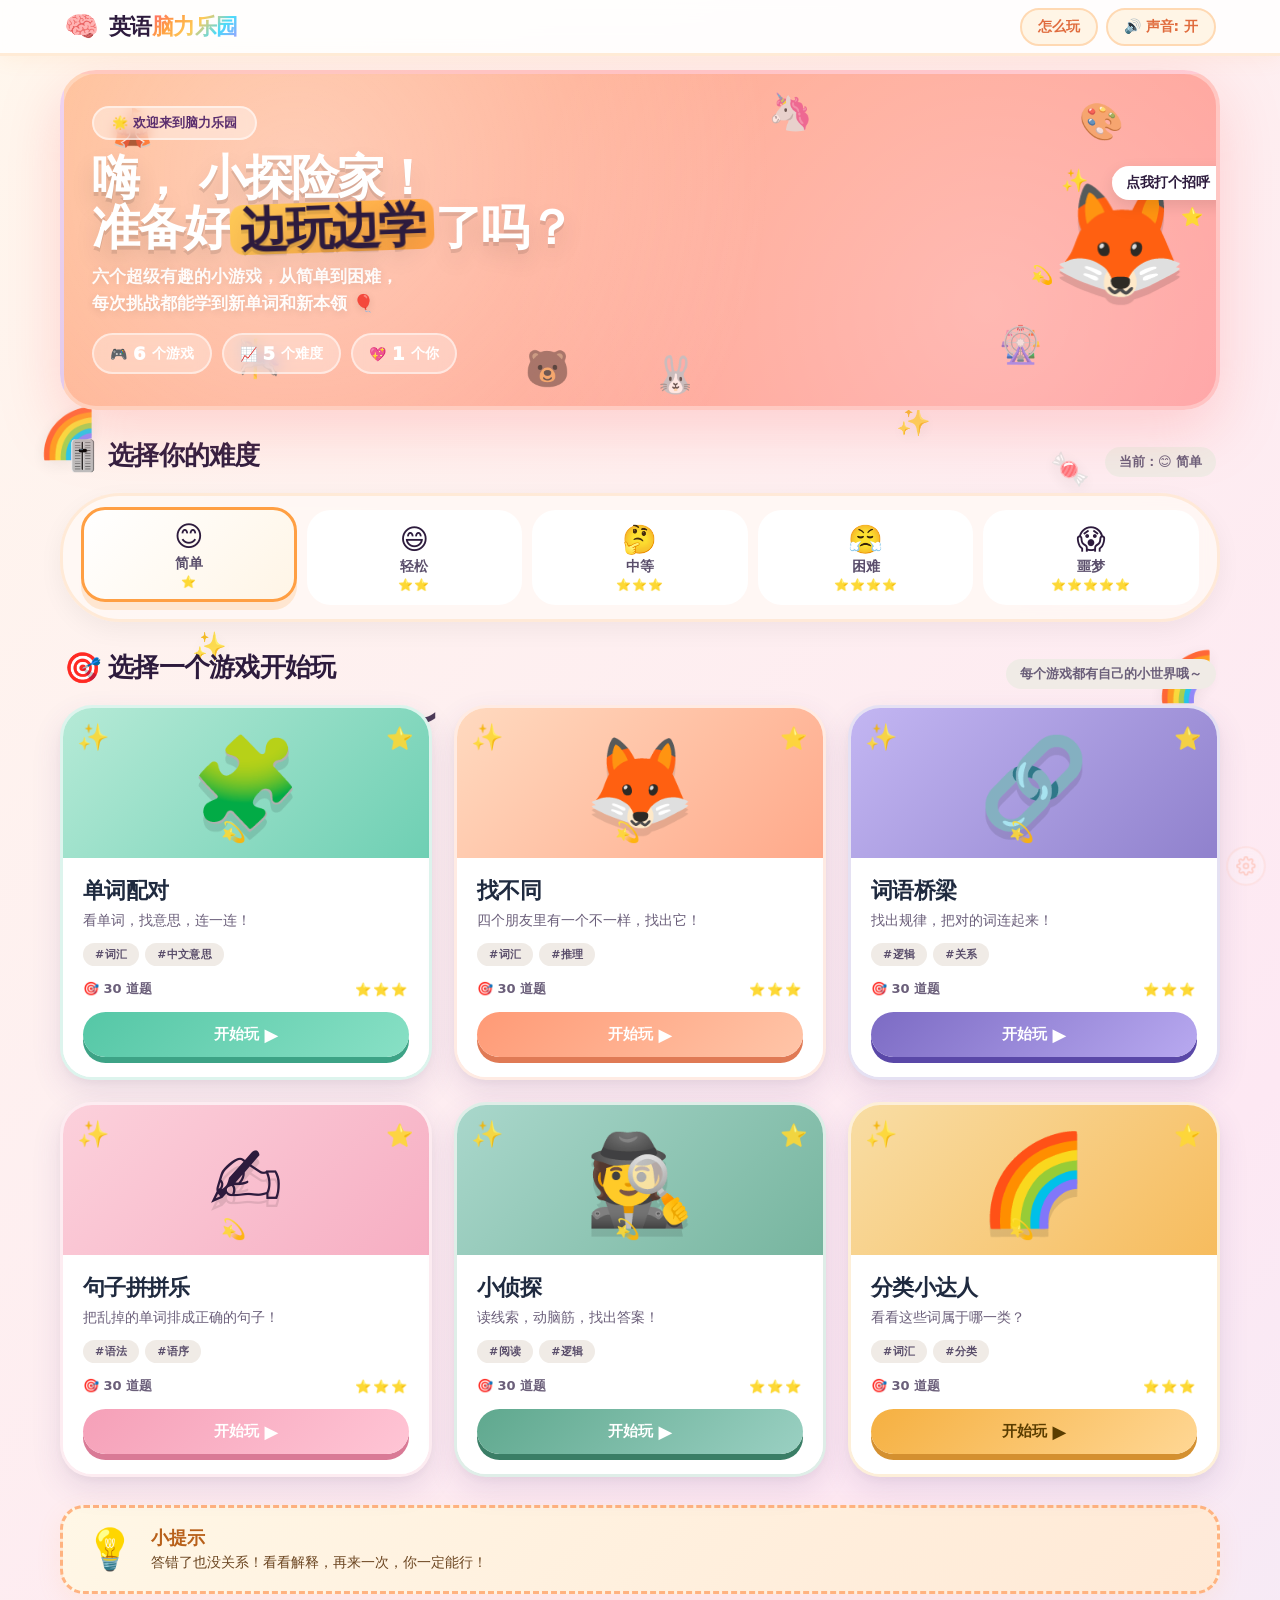
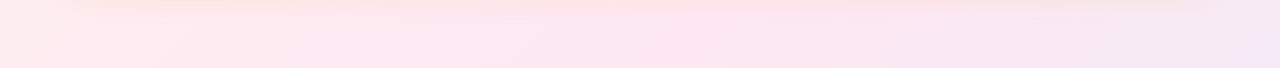
<file: game.html>
<!DOCTYPE html>
<html lang="zh">
<head>
    <meta charset="UTF-8" />
    <title>跳转中…</title>
    <meta http-equiv="refresh" content="0; url=./index.html" />
</head>
<body>
    <p>正在跳转到 <a href="./index.html">新版游戏大厅</a>…</p>
    <script>window.location.replace('./index.html');</script>
</body>
</html>
</file>
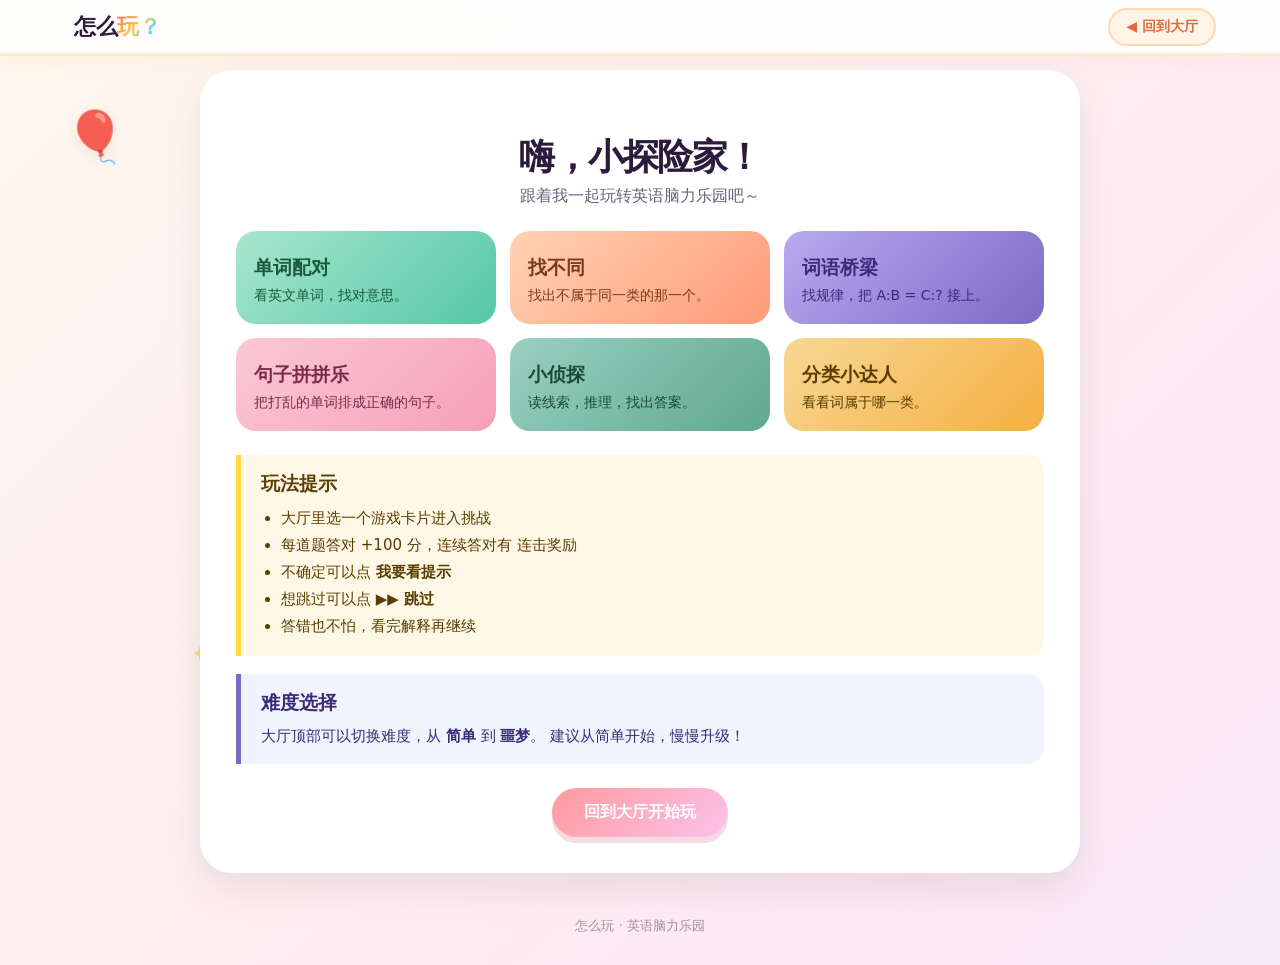
<file: help.html>
<!DOCTYPE html>
<html lang="zh">
<head>
    <meta charset="UTF-8" />
    <meta name="viewport" content="width=device-width, initial-scale=1.0" />
    <title>🧩 怎么玩 · 英语脑力乐园</title>
    <link rel="stylesheet" href="./assets/emoji.css" />
    <link rel="stylesheet" href="./common.css" />
</head>
<body>
<div class="bg-decor">
    <span class="balloon b1">🎈</span>
    <span class="cloud c1">~</span>
    <span class="sparkle s1">✨</span>
    <span class="sparkle s2">⭐</span>
    <span class="sparkle s3">✨</span>
</div>

<header class="topbar">
    <div class="logo">
        <span class="logo-mark"></span>
        <span class="logo-text">怎么<em>玩？</em></span>
    </div>
    <div class="topbar-actions">
        <a class="chip-btn" href="./index.html">◀ 回到大厅</a>
    </div>
</header>

<main>
    <div class="stage-panel" style="max-width:880px;margin:0 auto;padding:32px;background:#fff;border-radius:32px;box-shadow:0 16px 40px rgba(0,0,0,0.08);border:4px solid #fff;">
        <div style="text-align:center;margin-bottom:24px;">
            <div style="font-size:80px;animation:mascotBounce 1.5s ease-in-out infinite;display:inline-block;"></div>
            <h1 style="font-size:36px;margin:8px 0 4px;letter-spacing:-0.04em;color:#2d1b3d;">嗨，小探险家！</h1>
            <p style="color:#6b5f7a;font-size:16px;">跟着我一起玩转英语脑力乐园吧～</p>
        </div>

        <div style="display:grid;grid-template-columns:repeat(auto-fit,minmax(220px,1fr));gap:14px;margin-bottom:24px;">
            <div style="background:linear-gradient(135deg,#a8e6cf,#55c7a6);padding:18px;border-radius:20px;color:#1a5a3a;">
                <div style="font-size:36px;margin-bottom:6px;"></div>
                <h3 style="margin:0 0 4px;">单词配对</h3>
                <p style="margin:0;font-size:14px;line-height:1.5;">看英文单词，找对意思。</p>
            </div>
            <div style="background:linear-gradient(135deg,#ffd3b4,#ff9a76);padding:18px;border-radius:20px;color:#7a3a1a;">
                <div style="font-size:36px;margin-bottom:6px;"></div>
                <h3 style="margin:0 0 4px;">找不同</h3>
                <p style="margin:0;font-size:14px;line-height:1.5;">找出不属于同一类的那一个。</p>
            </div>
            <div style="background:linear-gradient(135deg,#b8a9f0,#7c6bc4);padding:18px;border-radius:20px;color:#3a2a78;">
                <div style="font-size:36px;margin-bottom:6px;"></div>
                <h3 style="margin:0 0 4px;">词语桥梁</h3>
                <p style="margin:0;font-size:14px;line-height:1.5;">找规律，把 A:B = C:? 接上。</p>
            </div>
            <div style="background:linear-gradient(135deg,#fbc8d5,#f5a0b8);padding:18px;border-radius:20px;color:#7a2a48;">
                <div style="font-size:36px;margin-bottom:6px;"></div>
                <h3 style="margin:0 0 4px;">句子拼拼乐</h3>
                <p style="margin:0;font-size:14px;line-height:1.5;">把打乱的单词排成正确的句子。</p>
            </div>
            <div style="background:linear-gradient(135deg,#9ad0c2,#5fa88e);padding:18px;border-radius:20px;color:#1a4a36;">
                <div style="font-size:36px;margin-bottom:6px;"></div>
                <h3 style="margin:0 0 4px;">小侦探</h3>
                <p style="margin:0;font-size:14px;line-height:1.5;">读线索，推理，找出答案。</p>
            </div>
            <div style="background:linear-gradient(135deg,#f7d794,#f5b041);padding:18px;border-radius:20px;color:#5a3d00;">
                <div style="font-size:36px;margin-bottom:6px;"></div>
                <h3 style="margin:0 0 4px;">分类小达人</h3>
                <p style="margin:0;font-size:14px;line-height:1.5;">看看词属于哪一类。</p>
            </div>
        </div>

        <div style="background:#fff8e6;border-left:5px solid #ffd93d;border-radius:0 16px 16px 0;padding:16px 20px;margin-bottom:18px;">
            <h3 style="margin:0 0 8px;color:#5a3d00;"> 玩法提示</h3>
            <ul style="margin:0;padding-left:20px;color:#5a3d00;line-height:1.8;font-size:15px;">
                <li>大厅里选一个游戏卡片进入挑战</li>
                <li>每道题答对 +100 分，连续答对有  连击奖励</li>
                <li>不确定可以点 <strong> 我要看提示</strong></li>
                <li>想跳过可以点 <strong>▶▶ 跳过</strong></li>
                <li>答错也不怕，看完解释再继续</li>
            </ul>
        </div>

        <div style="background:#f0f4ff;border-left:5px solid #7c6bc4;border-radius:0 16px 16px 0;padding:16px 20px;margin-bottom:24px;">
            <h3 style="margin:0 0 8px;color:#3a2a78;"> 难度选择</h3>
            <p style="margin:0;color:#3a2a78;line-height:1.6;font-size:15px;">
                大厅顶部可以切换难度，从 <strong> 简单</strong> 到 <strong> 噩梦</strong>。
                建议从简单开始，慢慢升级！
            </p>
        </div>

        <div style="text-align:center;">
            <a class="next-btn" href="./index.html" style="display:inline-block;padding:14px 32px;border-radius:50px;font-size:16px;font-weight:950;color:#fff;background:linear-gradient(135deg,#ff9a9e,#fbc2eb);box-shadow:0 6px 0 rgba(200,80,120,0.20);text-decoration:none;"> 回到大厅开始玩</a>
        </div>
    </div>
</main>

<footer> 怎么玩 · 英语脑力乐园</footer>
<style>
@keyframes mascotBounce { 0%, 100% { transform: translateY(0); } 50% { transform: translateY(-10px); } }
</style>
</body>
</html>
</file>
<file: assets/emoji.css>
/* ====================================================================
   Emoji 字体 · Noto Color Emoji
   让所有 emoji 在 Windows 浏览器上正常彩色显示
   ==================================================================== */

@font-face {
    font-family: 'Noto Color Emoji';
    font-style: normal;
    font-weight: 400;
    font-display: swap;
    src: url('./fonts/noto-color-emoji-0.woff2') format('woff2');
    unicode-range:
        U+0000-00FF,        /* 基本拉丁 / 拉丁-1 补充（错位映射 emoji 子集 0） */
        U+2000-206F,        /* 常用标点 */
        U+2300-23FF,        /* 杂项技术符号 */
        U+2700-27BF,        /* 装饰符号 */
        U+2900-297F,        /* 补充箭头-B */
        U+E000-F8FF,        /* 私有使用区 */
        U+FE0F;             /* 变体选择器-16 */
}
@font-face {
    font-family: 'Noto Color Emoji';
    font-style: normal;
    font-weight: 400;
    font-display: swap;
    src: url('./fonts/noto-color-emoji-1.woff2') format('woff2');
    unicode-range: U+1F100-1F1FF; /* 封闭式字母数字补充 */
}
@font-face {
    font-family: 'Noto Color Emoji';
    font-style: normal;
    font-weight: 400;
    font-display: swap;
    src: url('./fonts/noto-color-emoji-2.woff2') format('woff2');
    unicode-range: U+1F000-1F02F, U+1F0A0-1F0FF, U+1F100-1F1FF, U+1F200-1F2FF;
}
@font-face {
    font-family: 'Noto Color Emoji';
    font-style: normal;
    font-weight: 400;
    font-display: swap;
    src: url('./fonts/noto-color-emoji-3.woff2') format('woff2');
    unicode-range: U+1F300-1F5FF;
}
@font-face {
    font-family: 'Noto Color Emoji';
    font-style: normal;
    font-weight: 400;
    font-display: swap;
    src: url('./fonts/noto-color-emoji-4.woff2') format('woff2');
    unicode-range: U+1F600-1F64F;
}
@font-face {
    font-family: 'Noto Color Emoji';
    font-style: normal;
    font-weight: 400;
    font-display: swap;
    src: url('./fonts/noto-color-emoji-5.woff2') format('woff2');
    unicode-range: U+1F650-1F67F, U+1F680-1F6FF;
}
@font-face {
    font-family: 'Noto Color Emoji';
    font-style: normal;
    font-weight: 400;
    font-display: swap;
    src: url('./fonts/noto-color-emoji-6.woff2') format('woff2');
    unicode-range: U+1F700-1F77F, U+1F780-1F7FF, U+1F800-1F8FF;
}
@font-face {
    font-family: 'Noto Color Emoji';
    font-style: normal;
    font-weight: 400;
    font-display: swap;
    src: url('./fonts/noto-color-emoji-7.woff2') format('woff2');
    unicode-range: U+1F900-1F9FF, U+1FA00-1FA6F, U+1FA70-1FAFF, U+2600-26FF;
}

/* 全局：emoji 字体放在字体栈首，让浏览器优先用本地 Noto Color Emoji 渲染 emoji */
html, body, button, input, select, textarea {
    font-family: 'Noto Color Emoji', 'Segoe UI Emoji', 'Apple Color Emoji',
                 'Comic Sans MS', 'Chalkboard SE', 'Quicksand',
                 'PingFang SC', 'Microsoft YaHei', system-ui, sans-serif;
}
</file>
<file: common.css>
/* ====================================================================
   英语脑力乐园 · 公共样式
   设计目标：明亮、卡通、圆润、丰富动画，吸引小朋友
   ==================================================================== */

:root {
    --c-mint: #55c7a6;
    --c-mint-dark: #3da386;
    --c-peach: #ff9a76;
    --c-peach-dark: #e07a55;
    --c-purple: #7c6bc4;
    --c-purple-dark: #5a48a8;
    --c-pink: #f5a0b8;
    --c-pink-dark: #d97a96;
    --c-green: #5fa88e;
    --c-green-dark: #3a7e66;
    --c-sunny: #f5b041;
    --c-sunny-dark: #d49030;
    --c-sky: #48dbfb;
    --c-sky-dark: #1eb8de;

    --shadow-card: 0 12px 30px rgba(90, 60, 130, 0.12), 0 4px 10px rgba(0,0,0,0.04);
    --shadow-hover: 0 20px 50px rgba(90, 60, 130, 0.20);
    --radius-lg: 28px;
    --radius-md: 20px;
    --radius-sm: 14px;
}

* { box-sizing: border-box; margin: 0; padding: 0; }

html { scroll-behavior: smooth; }

body {
    font-family: 'Comic Sans MS', 'Chalkboard SE', 'Quicksand', 'PingFang SC', 'Microsoft YaHei', system-ui, sans-serif;
    background: linear-gradient(135deg, #fff7ed, #fde8f3, #e0f2fe, #fff0f5, #f0e6ff, #e6fff5);
    background-size: 400% 400%;
    animation: bgFlow 18s ease-in-out infinite;
    min-height: 100vh;
    overflow-x: hidden;
    color: #2d1b3d;
    position: relative;
}

@keyframes bgFlow {
    0%, 100% { background-position: 0% 50%; }
    25% { background-position: 50% 0%; }
    50% { background-position: 100% 50%; }
    75% { background-position: 50% 100%; }
}

button { font: inherit; cursor: pointer; border: none; background: none; color: inherit; }
a { text-decoration: none; color: inherit; }

/* ===== 管理员入口（悬浮齿轮） ===== */
.admin-float-btn {
    position: fixed;
    right: 12px;
    bottom: 12px;
    width: 44px;
    height: 44px;
    border-radius: 50%;
    background: rgba(255, 255, 255, 0.6);
    border: 2px solid rgba(255, 154, 118, 0.4);
    color: #ff9a76;
    display: flex;
    align-items: center;
    justify-content: center;
    cursor: pointer;
    z-index: 999;
    opacity: 0.35;
    transform: scale(0.9);
    transition: opacity 0.25s ease, transform 0.25s ease, background 0.25s ease, box-shadow 0.25s ease;
    backdrop-filter: blur(6px);
}
.admin-float-btn:hover {
    opacity: 1;
    transform: scale(1.08) rotate(45deg);
    background: rgba(255, 255, 255, 0.95);
    box-shadow: 0 6px 20px rgba(255, 154, 118, 0.35);
}
.admin-float-btn:active {
    transform: scale(0.95) rotate(45deg);
}
.admin-float-btn svg {
    transition: transform 0.4s ease;
}
.admin-float-btn:hover svg {
    animation: adminSpin 3s linear infinite;
}
@keyframes adminSpin {
    from { transform: rotate(0deg); }
    to { transform: rotate(360deg); }
}
@media (max-width: 600px) {
    .admin-float-btn {
        width: 38px;
        height: 38px;
    }
    .admin-float-btn svg {
        width: 18px;
        height: 18px;
    }
}

/* ===== 背景装饰 ===== */
.bg-decor {
    position: fixed;
    inset: 0;
    z-index: 0;
    pointer-events: none;
    overflow: hidden;
}
.bg-decor span {
    position: absolute;
    user-select: none;
    opacity: 0.85;
    filter: drop-shadow(0 4px 8px rgba(0,0,0,0.08));
}
.bg-decor .balloon {
    font-size: 50px;
    animation: floatBalloon 7s ease-in-out infinite;
}
.b1 { left: 5%; top: 12%; animation-delay: 0s; }
.b2 { left: 88%; top: 8%; animation-delay: 1.4s; }
.b3 { left: 78%; top: 60%; animation-delay: 3s; font-size: 42px; }

.bg-decor .cloud {
    font-size: 70px;
    animation: driftCloud 24s linear infinite;
}
.c1 { left: -10%; top: 30%; }
.c2 { left: 30%; top: 75%; font-size: 56px; animation-delay: -8s; }
.c3 { left: 60%; top: 18%; font-size: 50px; animation-delay: -16s; }

.bg-decor .sparkle {
    font-size: 28px;
    animation: twinkle 2s ease-in-out infinite;
}
.s1 { left: 15%; top: 70%; animation-delay: 0s; }
.s2 { left: 45%; top: 8%; animation-delay: 0.4s; }
.s3 { left: 70%; top: 45%; animation-delay: 0.8s; }
.s4 { left: 22%; top: 88%; animation-delay: 1.2s; font-size: 22px; }
.s5 { left: 92%; top: 35%; animation-delay: 1.6s; font-size: 24px; }

@keyframes floatBalloon {
    0%, 100% { transform: translateY(0) rotate(-3deg); }
    50% { transform: translateY(-18px) rotate(3deg); }
}
@keyframes driftCloud {
    0% { transform: translateX(0); }
    100% { transform: translateX(120vw); }
}
@keyframes twinkle {
    0%, 100% { opacity: 0.4; transform: scale(0.8) rotate(0deg); }
    50% { opacity: 1; transform: scale(1.2) rotate(180deg); }
}

/* ===== 顶栏 ===== */
.topbar {
    position: sticky;
    top: 0;
    z-index: 50;
    height: 56px;
    background: rgba(255, 255, 255, 0.85);
    backdrop-filter: blur(14px);
    border-bottom: 3px solid rgba(255, 180, 100, 0.25);
    display: flex;
    align-items: center;
    justify-content: space-between;
    padding: 0 5vw;
    box-shadow: 0 4px 20px rgba(255, 150, 50, 0.08);
}
.logo {
    display: flex;
    align-items: center;
    gap: 10px;
    font-weight: 950;
    font-size: 22px;
    color: #2d1b3d;
    letter-spacing: -0.02em;
}
.logo-mark {
    font-size: 28px;
    animation: spinLogo 4s linear infinite;
    display: inline-block;
}
.logo-text em {
    font-style: normal;
    background: linear-gradient(135deg, #ff6b6b, #ff9f43, #feca57, #48dbfb, #a29bfe);
    -webkit-background-clip: text;
    background-clip: text;
    color: transparent;
}
@keyframes spinLogo {
    0% { transform: rotate(-8deg) scale(1); }
    50% { transform: rotate(8deg) scale(1.15); }
    100% { transform: rotate(-8deg) scale(1); }
}

.topbar-actions { display: flex; gap: 8px; }
.chip-btn {
    background: #fff5e6;
    border: 2px solid #ffd9b3;
    border-radius: 40px;
    padding: 8px 16px;
    font-weight: 800;
    font-size: 14px;
    color: #e06b3d;
    transition: 0.2s;
}
.chip-btn:hover {
    background: #ffd9b3;
    transform: translateY(-2px);
}

/* ===== 主区域 ===== */
main {
    position: relative;
    z-index: 1;
    max-width: 1200px;
    margin: 0 auto;
    padding: 14px 20px 24px;
}

/* ===== 欢迎横幅 ===== */
.welcome {
    position: relative;
    margin-bottom: 28px;
    padding: 32px 28px;
    background: linear-gradient(135deg, #ffb88c 0%, #ff9a9e 35%, #fbc2eb 70%, #a18cd1 100%);
    background-size: 300% 300%;
    animation: gradientShift 10s ease-in-out infinite;
    border-radius: 36px;
    box-shadow: 0 20px 60px rgba(255, 130, 130, 0.30);
    border: 4px solid rgba(255, 255, 255, 0.40);
    overflow: hidden;
}
@keyframes gradientShift {
    0%, 100% { background-position: 0% 50%; }
    50% { background-position: 100% 50%; }
}
.welcome::before {
    content: '';
    position: absolute;
    inset: 0;
    background:
        radial-gradient(circle at 20% 30%, rgba(255,255,255,0.35), transparent 50%),
        radial-gradient(circle at 80% 70%, rgba(255,255,255,0.25), transparent 50%);
    pointer-events: none;
}
.welcome-inner {
    position: relative;
    z-index: 1;
    display: flex;
    align-items: center;
    gap: 24px;
    flex-wrap: wrap;
}
.welcome-text { flex: 1 1 320px; min-width: 280px; }
.welcome-tag {
    display: inline-block;
    background: rgba(255,255,255,0.40);
    backdrop-filter: blur(6px);
    padding: 6px 18px;
    border-radius: 40px;
    font-size: 13px;
    font-weight: 900;
    color: #5b2e6e;
    border: 2px solid rgba(255,255,255,0.50);
    margin-bottom: 12px;
}
.welcome h1 {
    font-size: clamp(32px, 5vw, 48px);
    line-height: 1.05;
    color: #fff;
    text-shadow: 0 4px 0 rgba(0,0,0,0.10), 0 12px 24px rgba(0,0,0,0.12);
    font-weight: 950;
    letter-spacing: -0.04em;
    margin-bottom: 10px;
}
.welcome h1 .hl {
    display: inline-block;
    background: linear-gradient(135deg, #feca57, #ff9f43);
    padding: 0 10px;
    border-radius: 14px;
    color: #2d1b3d;
    transform: rotate(-2deg);
}
.welcome p {
    color: rgba(255,255,255,0.95);
    font-size: 17px;
    line-height: 1.6;
    font-weight: 600;
    margin-bottom: 16px;
    text-shadow: 0 2px 8px rgba(0,0,0,0.10);
}
.welcome-stats { display: flex; gap: 10px; flex-wrap: wrap; }
.stat-pill {
    background: rgba(255,255,255,0.30);
    backdrop-filter: blur(8px);
    border: 2px solid rgba(255,255,255,0.50);
    border-radius: 40px;
    padding: 8px 16px;
    font-size: 14px;
    font-weight: 700;
    color: #fff;
    display: inline-flex;
    align-items: center;
    gap: 6px;
}
.stat-pill strong { font-weight: 950; font-size: 18px; }

.welcome-mascot {
    flex: 0 0 auto;
    text-align: center;
    cursor: pointer;
    position: relative;
    transition: transform 0.3s;
}
.welcome-mascot:hover { transform: scale(1.05) rotate(-3deg); }
.mascot-body {
    font-size: 110px;
    animation: mascotBounce 1.5s ease-in-out infinite;
    filter: drop-shadow(0 8px 0 rgba(0,0,0,0.12));
}
@keyframes mascotBounce {
    0%, 100% { transform: translateY(0); }
    50% { transform: translateY(-10px); }
}
.mascot-bubble {
    position: absolute;
    top: -10px;
    right: -50px;
    background: #fff;
    color: #2d1b3d;
    padding: 8px 14px;
    border-radius: 18px;
    font-weight: 800;
    font-size: 14px;
    box-shadow: 0 6px 16px rgba(0,0,0,0.10);
    white-space: nowrap;
}
.mascot-bubble::after {
    content: '';
    position: absolute;
    left: -8px;
    bottom: 14px;
    width: 0; height: 0;
    border: 8px solid transparent;
    border-right-color: #fff;
}
@keyframes popBubble {
    0% { transform: scale(0.5); opacity: 0; }
    60% { transform: scale(1.15); }
    100% { transform: scale(1); opacity: 1; }
}

/* ===== Section Heads ===== */
.section-head {
    display: flex;
    align-items: baseline;
    justify-content: space-between;
    margin: 12px 4px 16px;
    flex-wrap: wrap;
    gap: 6px;
}
.section-head h2 {
    font-size: 26px;
    letter-spacing: -0.03em;
    color: #2d1b3d;
    display: flex;
    align-items: center;
    gap: 8px;
}
.section-head h2 .emoji { font-size: 30px; }
.section-head .current-diff,
.section-head .hint {
    background: #f0ebe6;
    color: #6b5f7a;
    padding: 6px 14px;
    border-radius: 40px;
    font-size: 13px;
    font-weight: 800;
}

/* ===== 难度选择 ===== */
.difficulty-section { margin-bottom: 28px; }
.difficulty-bar {
    display: flex;
    gap: 10px;
    flex-wrap: wrap;
    background: rgba(255, 248, 245, 0.85);
    backdrop-filter: blur(10px);
    padding: 14px 18px;
    border-radius: 60px;
    border: 3px solid rgba(255, 180, 100, 0.20);
    box-shadow: 0 8px 24px rgba(0,0,0,0.05);
}
.diff-btn {
    display: flex;
    flex-direction: column;
    align-items: center;
    gap: 2px;
    padding: 10px 20px;
    border-radius: 24px;
    background: #fff;
    border: 3px solid transparent;
    transition: 0.2s cubic-bezier(0.34, 1.56, 0.64, 1);
    flex: 1 1 100px;
    min-width: 90px;
}
.diff-btn:hover { transform: translateY(-3px); background: #fff8f0; }
.diff-btn.active {
    background: linear-gradient(135deg, #fff, #fff5e6);
    border-color: #ff9f43;
    box-shadow: 0 8px 0 rgba(255, 159, 67, 0.20);
    transform: translateY(-3px);
}
.diff-face { font-size: 28px; }
.diff-label { font-weight: 900; color: #5a4e6b; font-size: 14px; }
.diff-stars { color: #f5b041; font-size: 12px; letter-spacing: 1px; }

/* ===== 游戏卡片网格 ===== */
.games-section { margin-bottom: 28px; }
.game-grid {
    display: grid;
    grid-template-columns: repeat(3, 1fr);
    gap: 22px;
}

.game-card {
    position: relative;
    border-radius: 32px;
    overflow: hidden;
    background: #fff;
    box-shadow: var(--shadow-card);
    transition: transform 0.3s cubic-bezier(0.34, 1.56, 0.64, 1), box-shadow 0.3s;
    display: flex;
    flex-direction: column;
    cursor: pointer;
    border: 3px solid transparent;
}
.game-card.card-enter {
    animation: cardEnter 0.6s cubic-bezier(0.34, 1.56, 0.64, 1) both;
}
@keyframes cardEnter {
    0% { opacity: 0; transform: translateY(40px) scale(0.92); }
    60% { opacity: 1; transform: translateY(-6px) scale(1.04); }
    100% { opacity: 1; transform: translateY(0) scale(1); }
}
.game-card.locked { opacity: 0.55; cursor: not-allowed; }
.game-card:hover:not(.locked) {
    transform: translateY(-12px) scale(1.02);
    box-shadow: var(--shadow-hover);
}
.game-card:hover:not(.locked) .game-emoji {
    animation: emojiExcited 0.4s ease;
}
@keyframes emojiExcited {
    0%, 100% { transform: scale(1) rotate(0); }
    25% { transform: scale(1.4) rotate(-15deg); }
    75% { transform: scale(1.4) rotate(15deg); }
}

.game-card-glow {
    position: absolute;
    inset: 0;
    pointer-events: none;
    opacity: 0;
    transition: opacity 0.3s;
    background: radial-gradient(circle at 50% 0%, rgba(255,255,255,0.45), transparent 70%);
}
.game-card:hover .game-card-glow { opacity: 1; }

.game-card-icon {
    position: relative;
    height: 150px;
    display: flex;
    align-items: center;
    justify-content: center;
    overflow: hidden;
}
.game-card-icon::before {
    content: '';
    position: absolute;
    inset: 0;
    opacity: 0.85;
}
.color-mint .game-card-icon::before { background: linear-gradient(135deg, #a8e6cf, #55c7a6); }
.color-peach .game-card-icon::before { background: linear-gradient(135deg, #ffd3b4, #ff9a76); }
.color-purple .game-card-icon::before { background: linear-gradient(135deg, #b8a9f0, #7c6bc4); }
.color-pink .game-card-icon::before { background: linear-gradient(135deg, #fbc8d5, #f5a0b8); }
.color-green .game-card-icon::before { background: linear-gradient(135deg, #9ad0c2, #5fa88e); }
.color-sunny .game-card-icon::before { background: linear-gradient(135deg, #f7d794, #f5b041); }

.color-mint { border-color: rgba(85, 199, 166, 0.20); }
.color-peach { border-color: rgba(255, 154, 118, 0.20); }
.color-purple { border-color: rgba(124, 107, 196, 0.20); }
.color-pink { border-color: rgba(245, 160, 184, 0.20); }
.color-green { border-color: rgba(95, 168, 142, 0.20); }
.color-sunny { border-color: rgba(245, 176, 65, 0.20); }

.game-emoji {
    font-size: 88px;
    position: relative;
    z-index: 2;
    filter: drop-shadow(0 8px 0 rgba(0,0,0,0.10));
    animation: emojiFloat 3s ease-in-out infinite;
    line-height: 1;
}
.game-card:hover .game-emoji { animation: emojiFloat 1.4s ease-in-out infinite; }
@keyframes emojiFloat {
    0%, 100% { transform: translateY(0) rotate(-4deg); }
    50% { transform: translateY(-10px) rotate(4deg); }
}

.game-deco {
    position: absolute;
    z-index: 3;
    font-size: 26px;
    opacity: 0.9;
    animation: spinDeco 8s linear infinite;
}
.game-deco.d1 { left: 14px; top: 14px; }
.game-deco.d2 { right: 16px; top: 18px; animation-delay: -2s; font-size: 22px; }
.game-deco.d3 { right: 50%; bottom: 14px; animation-delay: -4s; font-size: 20px; }
@keyframes spinDeco {
    0% { transform: rotate(0deg) scale(1); }
    50% { transform: rotate(180deg) scale(1.3); }
    100% { transform: rotate(360deg) scale(1); }
}

.game-card-body {
    padding: 18px 20px 20px;
    display: flex;
    flex-direction: column;
    flex: 1;
    background: #fff;
}
.game-card-body h3 {
    font-size: 22px;
    margin: 0 0 4px;
    letter-spacing: -0.03em;
    color: #1f2a3f;
}
.game-card-body p {
    color: #6b5f7a;
    font-size: 14px;
    line-height: 1.5;
    margin: 0 0 12px;
    font-weight: 500;
}
.game-tags {
    display: flex;
    gap: 6px;
    flex-wrap: wrap;
    margin-bottom: 14px;
}
.g-tag {
    font-size: 11px;
    background: #f0ebe6;
    color: #5a4e6b;
    border-radius: 40px;
    padding: 4px 12px;
    font-weight: 800;
    letter-spacing: 0.03em;
}

.game-meta-row {
    display: flex;
    justify-content: space-between;
    align-items: center;
    margin-bottom: 14px;
    font-size: 13px;
    font-weight: 700;
}
.game-count { color: #6b5f7a; }
.game-stars { color: #f5b041; letter-spacing: 2px; }

.play-btn {
    margin-top: auto;
    text-align: center;
    border-radius: 60px;
    padding: 12px 18px;
    color: #fff;
    font-weight: 900;
    font-size: 15px;
    box-shadow: 0 6px 0 rgba(80, 60, 170, 0.20);
    transition: 0.15s cubic-bezier(0.34, 1.56, 0.64, 1);
    display: flex;
    align-items: center;
    justify-content: center;
    gap: 6px;
    background: linear-gradient(135deg, #6c5ce7, #a29bfe);
}
.play-btn:hover {
    transform: translateY(-3px);
    box-shadow: 0 9px 0 rgba(80, 60, 170, 0.20);
}
.play-btn:active { transform: translateY(4px); box-shadow: 0 2px 0 rgba(80, 60, 170, 0.25); }
.play-btn.disabled {
    background: #d0c8c0;
    box-shadow: 0 4px 0 #b0a898;
    cursor: not-allowed;
}
.color-mint .play-btn { background: linear-gradient(135deg, #55c7a6, #88e0c5); box-shadow: 0 6px 0 #3da386; }
.color-peach .play-btn { background: linear-gradient(135deg, #ff9a76, #ffc5a8); box-shadow: 0 6px 0 #e07a55; }
.color-purple .play-btn { background: linear-gradient(135deg, #7c6bc4, #b8a9f0); box-shadow: 0 6px 0 #5a48a8; }
.color-pink .play-btn { background: linear-gradient(135deg, #f5a0b8, #ffc5d5); box-shadow: 0 6px 0 #d97a96; }
.color-green .play-btn { background: linear-gradient(135deg, #5fa88e, #9ad0c2); box-shadow: 0 6px 0 #3a7e66; }
.color-sunny .play-btn { background: linear-gradient(135deg, #f5b041, #ffd794); box-shadow: 0 6px 0 #d49030; color: #5a3d00; }
.arrow {
    font-size: 18px;
    transition: 0.2s;
    display: inline-block;
}
.play-btn:hover .arrow { transform: translateX(4px); }

/* ===== 加载状态 ===== */
.loading-card {
    grid-column: 1 / -1;
    text-align: center;
    padding: 40px;
    color: #6b5f7a;
    font-size: 16px;
    font-weight: 600;
    display: flex;
    align-items: center;
    justify-content: center;
    gap: 8px;
}
.spinner {
    display: inline-block;
    animation: spin 1s linear infinite;
    font-size: 28px;
}
@keyframes spin { 100% { transform: rotate(360deg); } }

/* ===== 底部提示 ===== */
.footer-banner {
    margin-top: 16px;
}
.footer-card {
    display: flex;
    align-items: center;
    gap: 16px;
    padding: 18px 22px;
    background: linear-gradient(135deg, #fff7e6, #ffe9d6);
    border-radius: 24px;
    border: 3px dashed #ffb380;
    box-shadow: 0 8px 24px rgba(255, 180, 100, 0.12);
}
.footer-emoji {
    font-size: 40px;
    flex: 0 0 auto;
}
.footer-card h3 { color: #b8601a; margin-bottom: 2px; font-size: 18px; }
.footer-card p { color: #6b4520; font-size: 14px; line-height: 1.5; }

/* ===== 底栏 ===== */
footer {
    text-align: center;
    color: #a090a0;
    font-size: 13px;
    padding: 20px 24px 30px;
    font-weight: 500;
}
footer code {
    background: #fff;
    padding: 2px 8px;
    border-radius: 8px;
    color: #e06b3d;
    font-weight: 700;
}

/* ===== 响应式 ===== */
@media (max-width: 900px) {
    .game-grid { grid-template-columns: repeat(2, 1fr); }
    .welcome-inner { flex-direction: column; text-align: center; }
    .welcome-stats { justify-content: center; }
}
@media (max-width: 600px) {
    .topbar { padding: 0 14px; height: 60px; }
    .logo { font-size: 18px; }
    .logo-mark { font-size: 26px; }
    .chip-btn { font-size: 12px; padding: 6px 12px; }
    .game-grid { grid-template-columns: 1fr; gap: 16px; }
    .welcome { padding: 24px 18px; border-radius: 24px; }
    .welcome h1 { font-size: 28px; }
    .difficulty-bar { padding: 10px 12px; border-radius: 32px; }
    .diff-btn { padding: 8px 10px; min-width: 60px; flex: 1 1 60px; }
    .diff-face { font-size: 22px; }
    .diff-label { font-size: 11px; }
    .main { padding: 16px 12px 40px; }
    .mascot-body { font-size: 80px; }
    .mascot-bubble { font-size: 12px; right: -20px; }
}

/* ====================================================================
   生动化升级 — 装饰、动画、互动
   ==================================================================== */

/* ===== 背景装饰扩展 ===== */
.bg-decor .rainbow {
    font-size: 48px;
    animation: rainbowFloat 9s ease-in-out infinite;
}
.r1 { left: 3%; top: 45%; animation-delay: -2s; }
.r2 { right: 5%; top: 72%; animation-delay: -5s; font-size: 38px; }

@keyframes rainbowFloat {
    0%, 100% { transform: translateY(0) rotate(-5deg); }
    50% { transform: translateY(-22px) rotate(5deg); }
}

.bg-decor .heart {
    font-size: 28px;
    animation: heartBeat 2.4s ease-in-out infinite;
}
.h1 { left: 8%; top: 62%; animation-delay: 0s; }
.h2 { left: 92%; top: 22%; animation-delay: -0.8s; font-size: 24px; }
.h3 { left: 55%; top: 88%; animation-delay: -1.6s; font-size: 22px; }

@keyframes heartBeat {
    0%, 100% { transform: scale(1) rotate(-8deg); }
    50% { transform: scale(1.25) rotate(8deg); }
}

.bg-decor .candy {
    font-size: 32px;
    animation: candySpin 12s linear infinite;
}
.ca1 { left: 20%; top: 35%; }
.ca2 { left: 82%; top: 50%; animation-delay: -4s; font-size: 26px; }

@keyframes candySpin {
    0% { transform: rotate(0deg) translateY(0); }
    25% { transform: rotate(10deg) translateY(-8px); }
    50% { transform: rotate(0deg) translateY(0); }
    75% { transform: rotate(-10deg) translateY(-4px); }
    100% { transform: rotate(0deg) translateY(0); }
}

/* 泡泡 */
.bg-decor .bubble {
    position: absolute;
    border-radius: 50%;
    background: radial-gradient(circle at 30% 30%, rgba(255,255,255,0.85), rgba(255,255,255,0.15));
    border: 1px solid rgba(255,255,255,0.5);
    animation: bubbleRise 8s ease-in-out infinite;
}
.bu1 { left: 12%; bottom: -40px; width: 18px; height: 18px; animation-duration: 9s; animation-delay: 0s; }
.bu2 { left: 25%; bottom: -40px; width: 12px; height: 12px; animation-duration: 7s; animation-delay: -2s; }
.bu3 { left: 40%; bottom: -40px; width: 22px; height: 22px; animation-duration: 11s; animation-delay: -4s; }
.bu4 { left: 58%; bottom: -40px; width: 14px; height: 14px; animation-duration: 8s; animation-delay: -1s; }
.bu5 { left: 72%; bottom: -40px; width: 16px; height: 16px; animation-duration: 10s; animation-delay: -3s; }
.bu6 { left: 85%; bottom: -40px; width: 10px; height: 10px; animation-duration: 6s; animation-delay: -5s; }
.bu7 { left: 35%; bottom: -40px; width: 20px; height: 20px; animation-duration: 12s; animation-delay: -6s; }
.bu8 { left: 65%; bottom: -40px; width: 14px; height: 14px; animation-duration: 9s; animation-delay: -7s; }

@keyframes bubbleRise {
    0% { transform: translateY(0) scale(1); opacity: 0; }
    10% { opacity: 0.7; }
    90% { opacity: 0.5; }
    100% { transform: translateY(-110vh) scale(0.6); opacity: 0; }
}

/* ===== 欢迎横幅装饰 ===== */
.welcome-decor {
    position: absolute;
    inset: 0;
    pointer-events: none;
    z-index: 0;
}
.welcome-decor .wd {
    position: absolute;
    font-size: 36px;
    opacity: 0.7;
    animation: decorFloat 4s ease-in-out infinite;
}
.wd1 { left: 4%; top: 10%; animation-delay: 0s; font-size: 42px; }
.wd2 { right: 8%; top: 8%; animation-delay: -1s; font-size: 30px; }
.wd3 { left: 15%; bottom: 8%; animation-delay: -2s; font-size: 34px; }
.wd4 { right: 15%; bottom: 12%; animation-delay: -3s; font-size: 38px; }
.wd5 { right: 35%; top: 5%; animation-delay: -1.5s; font-size: 28px; }
.wd6 { left: 40%; bottom: 5%; animation-delay: -2.5s; font-size: 26px; }
.wd7 { right: 45%; bottom: 3%; animation-delay: -0.5s; font-size: 28px; }

@keyframes decorFloat {
    0%, 100% { transform: translateY(0) rotate(0deg); }
    33% { transform: translateY(-12px) rotate(5deg); }
    66% { transform: translateY(-6px) rotate(-3deg); }
}

/* 欢迎标题逐字动画 */
.title-word {
    display: inline-block;
    animation: wordPop 0.6s ease both;
}
.welcome h1 .title-word:nth-child(1) { animation-delay: 0.1s; }
.welcome h1 .title-word:nth-child(2) { animation-delay: 0.2s; }
.welcome h1 .title-word:nth-child(3) { animation-delay: 0.5s; }
.welcome h1 .title-word:nth-child(4) { animation-delay: 0.6s; }
.welcome h1 .title-word:nth-child(5) { animation-delay: 0.8s; }

@keyframes wordPop {
    0% { opacity: 0; transform: translateY(30px) scale(0.5); }
    60% { transform: translateY(-8px) scale(1.1); }
    100% { opacity: 1; transform: translateY(0) scale(1); }
}

/* 吉祥物装饰 */
.mascot-deco {
    position: absolute;
    z-index: 4;
    font-size: 22px;
    animation: mascotSparkle 2s ease-in-out infinite;
}
.mascot-deco.md1 { top: -8px; left: 10px; animation-delay: 0s; }
.mascot-deco.md2 { top: 30px; right: -15px; animation-delay: -0.7s; font-size: 18px; }
.mascot-deco.md3 { bottom: 20px; left: -20px; animation-delay: -1.4s; font-size: 18px; }

@keyframes mascotSparkle {
    0%, 100% { opacity: 0.6; transform: scale(0.8) rotate(0deg); }
    50% { opacity: 1; transform: scale(1.3) rotate(180deg); }
}

/* ===== 彩带纸屑 ===== */
.confetti-layer {
    position: absolute;
    inset: 0;
    pointer-events: none;
    overflow: hidden;
    z-index: 3;
}
.confetti {
    position: absolute;
    top: 0;
    font-size: 16px;
    animation: confettiFall 2.5s cubic-bezier(0.2, 0.6, 0.4, 1) forwards;
    will-change: transform, opacity;
}
@keyframes confettiFall {
    0% { opacity: 1; transform: translate(0, 0) rotate(0deg) scale(1); }
    100% { opacity: 0; transform: translate(var(--tx, 0), var(--ty, 250px)) rotate(var(--rot, 360deg)) scale(0.6); }
}

/* ===== 难度按钮动效 ===== */
.diff-btn {
    position: relative;
    overflow: hidden;
}
.diff-btn::after {
    content: '';
    position: absolute;
    inset: 0;
    background: radial-gradient(circle at var(--mx, 50%) var(--my, 50%), rgba(255,255,255,0.6), transparent 60%);
    opacity: 0;
    transition: opacity 0.3s;
    pointer-events: none;
}
.diff-btn:hover::after { opacity: 1; }
.diff-btn.active {
    animation: diffBounce 0.5s cubic-bezier(0.34, 1.56, 0.64, 1);
}
.diff-btn:active {
    transform: translateY(2px) scale(0.96);
}

@keyframes diffBounce {
    0% { transform: scale(1); }
    40% { transform: scale(1.08); }
    70% { transform: scale(0.96); }
    100% { transform: scale(1); }
}

.diff-face {
    display: inline-block;
    transition: transform 0.3s;
}
.diff-btn:hover .diff-face {
    transform: scale(1.3) rotate(-10deg);
}
.diff-btn.active .diff-face {
    animation: faceWiggle 1s ease-in-out infinite;
}
@keyframes faceWiggle {
    0%, 100% { transform: rotate(0deg); }
    25% { transform: rotate(-8deg); }
    75% { transform: rotate(8deg); }
}

/* ===== 游戏卡片入场（已合并到主定义） ===== */

/* 卡片星光迸发 */
.card-sparks {
    position: absolute;
    inset: 0;
    pointer-events: none;
    z-index: 5;
}
.spark-p {
    position: absolute;
    top: 50%;
    left: 50%;
    font-size: 18px;
    animation: sparkBurst 0.7s ease-out forwards;
    pointer-events: none;
}
@keyframes sparkBurst {
    0% { opacity: 1; transform: translate(-50%, -50%) scale(0.3) rotate(0deg); }
    100% { opacity: 0; transform: translate(calc(-50% + var(--dx)), calc(-50% + var(--dy))) scale(1.2) rotate(360deg); }
}

/* 卡片 hover 光晕增强（已合并到主定义） */

/* ===== 按钮微动画 ===== */
.chip-btn {
    transition: 0.2s cubic-bezier(0.34, 1.56, 0.64, 1);
}
.chip-btn:active {
    transform: scale(0.92);
}

/* 开始按钮脉冲 */
.play-btn {
    position: relative;
    overflow: hidden;
}
.play-btn::before {
    content: '';
    position: absolute;
    inset: -3px;
    border-radius: inherit;
    background: linear-gradient(45deg, transparent 30%, rgba(255,255,255,0.4) 50%, transparent 70%);
    background-size: 200% 100%;
    animation: btnShimmer 3s linear infinite;
    opacity: 0;
    transition: opacity 0.3s;
    pointer-events: none;
}
.play-btn:hover::before { opacity: 1; }
@keyframes btnShimmer {
    0% { background-position: 200% 0; }
    100% { background-position: -200% 0; }
}

.play-btn:active {
    animation: btnPress 0.3s ease;
}
@keyframes btnPress {
    0% { transform: translateY(-3px); }
    50% { transform: translateY(4px) scale(0.98); }
    100% { transform: translateY(0) scale(1); }
}

/* ===== 标签弹跳 ===== */
.g-tag {
    transition: transform 0.2s;
    cursor: default;
}
.g-tag:hover {
    transform: translateY(-2px) scale(1.08);
    background: #ffe8d6;
}

/* ===== 欢迎标签脉动 ===== */
.welcome-tag {
    animation: tagPulse 2s ease-in-out infinite;
}
@keyframes tagPulse {
    0%, 100% { box-shadow: 0 0 0 0 rgba(255,255,255,0.5); }
    50% { box-shadow: 0 0 0 8px rgba(255,255,255,0); }
}

/* ===== 统计数字弹跳 ===== */
.stat-pill strong {
    display: inline-block;
    animation: statBounce 2s ease-in-out infinite;
}
.stat-pill:nth-child(2) strong { animation-delay: -0.4s; }
.stat-pill:nth-child(3) strong { animation-delay: -0.8s; }
@keyframes statBounce {
    0%, 100% { transform: translateY(0); }
    50% { transform: translateY(-4px); }
}

/* ===== 底部提示卡片 ===== */
.footer-card {
    animation: footerFloat 5s ease-in-out infinite;
}
@keyframes footerFloat {
    0%, 100% { transform: translateY(0); }
    50% { transform: translateY(-6px); }
}

/* ===== 响应式补充 ===== */
@media (max-width: 600px) {
    .welcome-decor .wd { font-size: 22px; }
    .wd1 { font-size: 26px; }
    .wd4 { font-size: 24px; }
    .bg-decor .rainbow { font-size: 30px; }
    .bg-decor .heart { font-size: 20px; }
    .bg-decor .candy { font-size: 22px; }
}

/* 减少动画偏好 */
@media (prefers-reduced-motion: reduce) {
    *, *::before, *::after {
        animation-duration: 0.01ms !important;
        animation-iteration-count: 1 !important;
        transition-duration: 0.01ms !important;
    }
}

/* ====================================================================
   互动层 — 点击粒子、光标拖尾、视差、可点击装饰
   ==================================================================== */

/* ===== 点击迸发粒子层 ===== */
.click-burst-layer {
    position: fixed;
    inset: 0;
    pointer-events: none;
    z-index: 9999;
    overflow: hidden;
}
.burst-particle {
    position: fixed;
    pointer-events: none;
    font-size: 20px;
    z-index: 10000;
    animation: burstFly 1.2s cubic-bezier(0.2, 0.6, 0.4, 1) forwards;
    will-change: transform, opacity;
}
@keyframes burstFly {
    0% { opacity: 1; transform: translate(-50%, -50%) scale(0.3) rotate(0deg); }
    100% { opacity: 0; transform: translate(calc(-50% + var(--bx)), calc(-50% + var(--by))) scale(1.3) rotate(var(--br)); }
}

/* ===== 光标拖尾 ===== */
.cursor-trail {
    position: fixed;
    pointer-events: none;
    z-index: 9998;
    font-size: 18px;
    animation: trailFade 0.8s ease-out forwards;
    will-change: transform, opacity;
}
@keyframes trailFade {
    0% { opacity: 1; transform: translate(-50%, -50%) scale(1); }
    100% { opacity: 0; transform: translate(calc(-50% + var(--tx)), calc(-50% + var(--ty))) scale(0.4); }
}

/* ===== 可点击背景装饰 ===== */
.bg-decor .balloon,
.bg-decor .rainbow,
.bg-decor .heart,
.bg-decor .candy,
.bg-decor .sparkle {
    cursor: pointer;
    transition: transform 0.2s;
}
.bg-decor .balloon:hover { transform: scale(1.3) rotate(10deg); filter: brightness(1.2); }
.bg-decor .sparkle:hover { transform: scale(1.5) rotate(30deg); filter: brightness(1.5); }
.bg-decor .heart:hover { transform: scale(1.4); }
.bg-decor .rainbow:hover { transform: scale(1.3) rotate(-5deg); }
.bg-decor .candy:hover { transform: scale(1.3); }

.balloon-pop {
    animation: balloonPop 0.5s ease-out forwards !important;
}
@keyframes balloonPop {
    0% { transform: scale(1); opacity: 1; }
    40% { transform: scale(1.8); opacity: 0.8; }
    100% { transform: scale(0); opacity: 0; }
}

.sparkle-poof {
    animation: sparklePoof 0.6s ease-out forwards !important;
}
@keyframes sparklePoof {
    0% { transform: scale(1) rotate(0deg); opacity: 1; }
    50% { transform: scale(2.5) rotate(180deg); opacity: 0.7; }
    100% { transform: scale(0) rotate(720deg); opacity: 0; }
}

.heart-burst {
    animation: heartBurst 0.8s ease-out forwards !important;
}
@keyframes heartBurst {
    0% { transform: scale(1); }
    30% { transform: scale(2); }
    100% { transform: scale(0) translateY(-60px); opacity: 0; }
}

/* 点击装饰时迸发的小粒子 */
.deco-spawn {
    position: fixed;
    pointer-events: none;
    font-size: 16px;
    z-index: 9999;
    animation: decoSpawn 1s ease-out forwards;
}
@keyframes decoSpawn {
    0% { opacity: 1; transform: translate(-50%, -50%) scale(0.5); }
    100% { opacity: 0; transform: translate(calc(-50% + var(--dx)), calc(-50% + var(--dy))) scale(1.4); }
}

/* ===== 鼠标视差 ===== */
.parallax-layer {
    transition: transform 0.4s cubic-bezier(0.2, 0.8, 0.2, 1);
    will-change: transform;
}

/* 背景装饰响应鼠标微动 */
.bg-decor .balloon.parallax { transition: transform 0.6s ease-out; }
.bg-decor .sparkle.parallax { transition: transform 0.5s ease-out; }
.bg-decor .rainbow.parallax { transition: transform 0.7s ease-out; }
.bg-decor .heart.parallax { transition: transform 0.5s ease-out; }
.bg-decor .candy.parallax { transition: transform 0.6s ease-out; }

/* ===== 欢迎横幅互动 ===== */
.welcome-mascot {
    transition: transform 0.3s cubic-bezier(0.34, 1.56, 0.64, 1);
}
.welcome-mascot:hover {
    transform: scale(1.08) rotate(-5deg);
}
.welcome-mascot:active {
    transform: scale(0.92);
}

/* 欢迎横幅可点击装饰 */
.welcome-decor .wd {
    cursor: pointer;
    transition: transform 0.2s;
}
.welcome-decor .wd:hover {
    transform: scale(1.3) !important;
    filter: brightness(1.2) drop-shadow(0 0 8px rgba(255,255,255,0.8));
}

/* ===== 游戏卡片 hover（已合并到主定义） ===== */

/* ===== 浮动小工具提示 ===== */
.floating-hint {
    position: fixed;
    bottom: 20px;
    left: 50%;
    transform: translateX(-50%);
    background: rgba(45, 27, 61, 0.85);
    color: #fff;
    padding: 8px 20px;
    border-radius: 30px;
    font-size: 13px;
    font-weight: 700;
    z-index: 999;
    pointer-events: none;
    animation: hintFloat 3s ease-in-out infinite, hintFade 8s ease-out 1s forwards;
    backdrop-filter: blur(8px);
    box-shadow: 0 4px 20px rgba(0,0,0,0.2);
}
@keyframes hintFloat {
    0%, 100% { transform: translateX(-50%) translateY(0); }
    50% { transform: translateX(-50%) translateY(-6px); }
}
@keyframes hintFade {
    0%, 70% { opacity: 1; }
    100% { opacity: 0; }
}
</file>
<file: admin.css>
/* 管理员面板样式 */
.admin-body {
    background: linear-gradient(135deg, #fef3e7 0%, #ffe8d6 50%, #fff0e6 100%);
    min-height: 100vh;
    font-family: -apple-system, 'PingFang SC', 'Microsoft YaHei', sans-serif;
    color: #2d3436;
}

/* 顶栏 */
.admin-topbar {
    display: flex;
    justify-content: space-between;
    align-items: center;
    padding: 14px 28px;
    background: rgba(255, 255, 255, 0.85);
    backdrop-filter: blur(10px);
    border-bottom: 2px solid #ffd9b3;
    position: sticky;
    top: 0;
    z-index: 100;
}

.admin-logo {
    display: flex;
    align-items: center;
    gap: 10px;
    font-size: 20px;
    font-weight: 900;
    color: #ff7a45;
}

.admin-logo .logo-mark {
    font-size: 28px;
}

.admin-logo em {
    font-style: normal;
    color: #ffa94d;
}

.admin-actions {
    display: flex;
    gap: 10px;
}

/* 按钮 */
.admin-btn {
    display: inline-flex;
    align-items: center;
    gap: 6px;
    padding: 8px 18px;
    border: none;
    border-radius: 12px;
    font-size: 14px;
    font-weight: 700;
    cursor: pointer;
    transition: all 0.2s ease;
}

.admin-btn:hover {
    transform: translateY(-1px);
    box-shadow: 0 4px 12px rgba(0, 0, 0, 0.15);
}

.admin-btn:active {
    transform: translateY(0);
}

.btn-primary {
    background: linear-gradient(135deg, #ff7a45, #ffa94d);
    color: #fff;
}

.btn-ghost {
    background: rgba(255, 255, 255, 0.8);
    color: #ff7a45;
    border: 2px solid #ffd9b3;
}

.btn-danger {
    background: #fff;
    color: #e74c3c;
    border: 2px solid #ffc9c0;
}

.btn-danger:hover {
    background: #ffe8e4;
}

.btn-del {
    background: #fff;
    color: #e74c3c;
    border: 1px solid #ffc9c0;
}

.btn-del:hover {
    background: #fff5f5;
}

/* 主区域 */
.admin-main {
    max-width: 1200px;
    margin: 0 auto;
    padding: 24px;
}

/* 统计卡片 */
.stats-bar {
    display: grid;
    grid-template-columns: repeat(auto-fit, minmax(180px, 1fr));
    gap: 16px;
    margin-bottom: 24px;
}

.stat-card {
    display: flex;
    align-items: center;
    gap: 14px;
    padding: 18px 22px;
    background: #fff;
    border: 2px solid #ffe8d6;
    border-radius: 18px;
    box-shadow: 0 4px 14px rgba(255, 154, 118, 0.12);
}

.stat-icon {
    font-size: 32px;
}

.stat-value {
    font-size: 28px;
    font-weight: 900;
    color: #ff7a45;
}

.stat-label {
    font-size: 13px;
    color: #8a8a8a;
}

/* 数据操作区 */
.data-ops {
    display: grid;
    grid-template-columns: repeat(auto-fit, minmax(240px, 1fr));
    gap: 16px;
    margin-bottom: 28px;
    align-items: stretch;
}

.ops-card {
    background: #fff;
    border: 2px solid #ffe8d6;
    border-radius: 18px;
    padding: 20px;
    box-shadow: 0 4px 14px rgba(255, 154, 118, 0.12);
    display: flex;
    flex-direction: column;
    height: 100%;
}

.ops-card h3 {
    margin: 0 0 8px;
    font-size: 16px;
    color: #ff7a45;
    flex-shrink: 0;
}

.ops-desc {
    margin: 0 0 14px;
    font-size: 13px;
    color: #666;
    line-height: 1.5;
    min-height: 58px;
    flex-shrink: 0;
}

.ops-row {
    display: flex;
    gap: 10px;
    flex-wrap: wrap;
    margin-top: auto;
    flex-shrink: 0;
}

/* 编辑器区 */
.editor-section {
    background: #fff;
    border: 2px solid #ffe8d6;
    border-radius: 20px;
    padding: 24px;
    box-shadow: 0 4px 14px rgba(255, 154, 118, 0.12);
}

.editor-header {
    display: flex;
    justify-content: space-between;
    align-items: center;
    flex-wrap: wrap;
    gap: 14px;
    margin-bottom: 20px;
    padding-bottom: 16px;
    border-bottom: 2px dashed #ffd9b3;
}

.editor-header h2 {
    margin: 0;
    font-size: 20px;
    color: #ff7a45;
    display: flex;
    align-items: center;
    gap: 8px;
}

.editor-controls {
    display: flex;
    gap: 10px;
    align-items: center;
    flex-wrap: wrap;
}

.editor-controls select {
    padding: 8px 12px;
    border: 2px solid #ffd9b3;
    border-radius: 10px;
    background: #fff;
    font-size: 14px;
    color: #2d3436;
    cursor: pointer;
    font-weight: 600;
}

.editor-body {
    display: block;
}

/* 题目列表 */
.question-list {
    display: flex;
    flex-direction: column;
    gap: 10px;
    max-height: 500px;
    overflow-y: auto;
    padding-right: 6px;
}

.question-list::-webkit-scrollbar {
    width: 6px;
}

.question-list::-webkit-scrollbar-thumb {
    background: #ffd9b3;
    border-radius: 3px;
}

.q-item {
    display: flex;
    align-items: center;
    gap: 14px;
    padding: 12px 16px;
    background: #fff8f0;
    border: 2px solid #ffe8d6;
    border-radius: 14px;
    transition: all 0.2s;
}

.q-item:hover {
    background: #fff0e0;
    border-color: #ffd9b3;
}

.q-index {
    width: 32px;
    height: 32px;
    display: flex;
    align-items: center;
    justify-content: center;
    background: linear-gradient(135deg, #ff7a45, #ffa94d);
    color: #fff;
    border-radius: 10px;
    font-weight: 900;
    font-size: 14px;
    flex-shrink: 0;
}

.q-content {
    flex: 1;
    min-width: 0;
}

.q-preview {
    font-size: 14px;
    font-weight: 600;
    color: #2d3436;
    white-space: nowrap;
    overflow: hidden;
    text-overflow: ellipsis;
}

.q-meta {
    display: flex;
    gap: 8px;
    margin-top: 4px;
}

.q-type, .q-diff {
    font-size: 12px;
    padding: 2px 8px;
    border-radius: 6px;
    background: #ffe8d6;
    color: #ff7a45;
}

.q-diff {
    background: #e8f4ff;
    color: #3498db;
}

.q-actions {
    display: flex;
    gap: 8px;
    flex-shrink: 0;
}

.mini-btn {
    padding: 5px 12px;
    border: 1px solid #ffd9b3;
    background: #fff;
    border-radius: 8px;
    font-size: 13px;
    cursor: pointer;
    transition: all 0.15s;
}

.mini-btn:hover {
    background: #fff0e0;
    transform: translateY(-1px);
}

.empty-hint {
    text-align: center;
    padding: 40px 20px;
    color: #aaa;
    font-size: 14px;
}

/* 编辑表单已改为弹窗样式，参见 .modal-box-lg */

.form-group {
    display: flex;
    flex-direction: column;
    gap: 14px;
}

.form-group label {
    display: flex;
    flex-direction: column;
    gap: 6px;
    font-size: 13px;
    font-weight: 600;
    color: #555;
}

.form-group input[type="text"],
.form-group textarea {
    padding: 10px 14px;
    border: 2px solid #ffd9b3;
    border-radius: 10px;
    background: #fff;
    font-size: 14px;
    font-family: inherit;
    color: #2d3436;
    transition: border-color 0.2s;
    resize: vertical;
}

.form-group input[type="text"]:focus,
.form-group textarea:focus {
    outline: none;
    border-color: #ff7a45;
    box-shadow: 0 0 0 3px rgba(255, 122, 69, 0.15);
}

.form-actions {
    display: flex;
    gap: 10px;
    margin-top: 18px;
    padding-top: 16px;
    border-top: 1px dashed #ffd9b3;
}

/* 密码弹窗 */
.modal-mask {
    position: fixed;
    inset: 0;
    background: rgba(0, 0, 0, 0.5);
    display: flex;
    align-items: center;
    justify-content: center;
    z-index: 9999;
}

.modal-box {
    background: #fff;
    border-radius: 20px;
    padding: 36px 40px;
    width: 340px;
    text-align: center;
    box-shadow: 0 20px 60px rgba(0, 0, 0, 0.3);
}

.modal-box-lg {
    width: 560px;
    max-height: 85vh;
    overflow-y: auto;
    text-align: left;
    animation: modalIn 0.25s ease;
}

@keyframes modalIn {
    from { opacity: 0; transform: scale(0.92) translateY(10px); }
    to { opacity: 1; transform: scale(1) translateY(0); }
}

.modal-box-lg h3 {
    margin: 0 0 20px;
    color: #ff7a45;
    font-size: 18px;
    padding-bottom: 14px;
    border-bottom: 2px dashed #ffd9b3;
}

.modal-box-lg .form-group {
    gap: 12px;
}

.modal-box-lg .form-actions {
    margin-top: 20px;
    padding-top: 16px;
    border-top: 1px dashed #ffd9b3;
}

.modal-box-lg .form-actions .admin-btn {
    padding: 10px 24px;
}

.modal-box h3 {
    margin: 0 0 16px;
    color: #ff7a45;
}

.modal-box p {
    margin: 0 0 16px;
    color: #666;
    font-size: 14px;
}

.pwd-input {
    width: 100%;
    padding: 12px 14px;
    border: 2px solid #ffd9b3;
    border-radius: 12px;
    font-size: 16px;
    text-align: center;
    box-sizing: border-box;
    margin-bottom: 20px;
}

.pwd-input:focus {
    outline: none;
    border-color: #ff7a45;
    box-shadow: 0 0 0 3px rgba(255, 122, 69, 0.15);
}

.modal-actions {
    display: flex;
    gap: 10px;
    justify-content: center;
}

/* 响应式 */
@media (max-width: 720px) {
    .admin-topbar {
        padding: 12px 16px;
        flex-wrap: wrap;
        gap: 10px;
    }

    .admin-main {
        padding: 16px;
    }

    .editor-header {
        flex-direction: column;
        align-items: stretch;
    }

    .editor-controls {
        justify-content: space-between;
    }

    .q-item {
        flex-wrap: wrap;
    }

    .q-actions {
        width: 100%;
        justify-content: flex-end;
    }
}
</file>
<file: game.css>
/* ====================================================================
   游戏界面 · 专用样式
   ==================================================================== */

/* ===== 主题色变量 ===== */
body.theme-mint { --theme: var(--c-mint); --theme-dark: var(--c-mint-dark); --theme-light: #d4f5e9; }
body.theme-peach { --theme: var(--c-peach); --theme-dark: var(--c-peach-dark); --theme-light: #ffd9b3; }
body.theme-purple { --theme: var(--c-purple); --theme-dark: var(--c-purple-dark); --theme-light: #d5cdf0; }
body.theme-pink { --theme: var(--c-pink); --theme-dark: var(--c-pink-dark); --theme-light: #fbc8d5; }
body.theme-green { --theme: var(--c-green); --theme-dark: var(--c-green-dark); --theme-light: #b8e0d4; }
body.theme-sunny { --theme: var(--c-sunny); --theme-dark: var(--c-sunny-dark); --theme-light: #f7d794; }

/* 主题背景渐变 */
body.theme-mint { background: linear-gradient(180deg, #f0fcf7 0%, #d4f5e9 100%); }
body.theme-peach { background: linear-gradient(180deg, #fff7ed 0%, #ffd9b3 100%); }
body.theme-purple { background: linear-gradient(180deg, #f5f3ff 0%, #d5cdf0 100%); }
body.theme-pink { background: linear-gradient(180deg, #fff0f5 0%, #fbc8d5 100%); }
body.theme-green { background: linear-gradient(180deg, #f0faf6 0%, #b8e0d4 100%); }
body.theme-sunny { background: linear-gradient(180deg, #fffbeb 0%, #f7d794 100%); }

/* ===== HUD ===== */
.hud {
    position: sticky;
    top: 64px;
    z-index: 20;
    display: flex;
    align-items: center;
    gap: 16px;
    background: rgba(255,255,255,0.92);
    backdrop-filter: blur(12px);
    padding: 8px 18px;
    border-radius: 20px;
    box-shadow: 0 6px 18px rgba(0,0,0,0.06);
    border: 3px solid rgba(255, 180, 100, 0.20);
    margin-bottom: 12px;
}
.hud-left, .hud-right {
    display: flex;
    align-items: center;
    gap: 8px;
    font-weight: 800;
    color: #2d1b3d;
    font-size: 14px;
    white-space: nowrap;
}
.hud-emoji { font-size: 22px; }
.hud-label strong { color: var(--theme-dark); font-size: 18px; margin: 0 2px; }
.hud-progress { flex: 1; }
.progress-bar {
    height: 12px;
    background: #f0ebe6;
    border-radius: 20px;
    overflow: hidden;
    box-shadow: inset 0 2px 4px rgba(0,0,0,0.06);
}
.progress-bar i {
    display: block;
    height: 100%;
    background: linear-gradient(90deg, var(--theme-light), var(--theme), var(--theme-dark));
    width: 0%;
    transition: width 0.5s cubic-bezier(0.34, 1.56, 0.64, 1);
    border-radius: 20px;
    box-shadow: 0 0 12px var(--theme);
}

.hud-streak {
    background: #ffd93d;
    color: #5a3d00;
    padding: 6px 14px;
    border-radius: 40px;
    font-size: 14px;
    font-weight: 900;
    box-shadow: 0 4px 0 rgba(180, 130, 0, 0.20);
    opacity: 0;
    transform: scale(0.5);
    transition: 0.3s cubic-bezier(0.34, 1.56, 0.64, 1);
}
.hud-streak.show {
    opacity: 1;
    transform: scale(1);
    animation: pulseStreak 0.6s ease;
}
@keyframes pulseStreak {
    0% { transform: scale(0.5) rotate(-10deg); }
    50% { transform: scale(1.3) rotate(8deg); }
    100% { transform: scale(1) rotate(0deg); }
}

/* ===== Stage Panel ===== */
.stage-panel {
    position: relative;
    max-width: 1080px;
    margin: 0 auto;
    padding: 28px 36px 32px;
    background: #fff;
    border-radius: 32px;
    box-shadow: 0 20px 60px rgba(0,0,0,0.10);
    border: 4px solid #fff;
    overflow: hidden;
}
.stage-mint { box-shadow: 0 20px 60px rgba(85, 199, 166, 0.18); border-color: rgba(85, 199, 166, 0.20); }
.stage-peach { box-shadow: 0 20px 60px rgba(255, 154, 118, 0.20); border-color: rgba(255, 154, 118, 0.20); }
.stage-purple { box-shadow: 0 20px 60px rgba(124, 107, 196, 0.20); border-color: rgba(124, 107, 196, 0.20); }
.stage-pink { box-shadow: 0 20px 60px rgba(245, 160, 184, 0.20); border-color: rgba(245, 160, 184, 0.20); }
.stage-green { box-shadow: 0 20px 60px rgba(95, 168, 142, 0.20); border-color: rgba(95, 168, 142, 0.20); }
.stage-sunny { box-shadow: 0 20px 60px rgba(245, 176, 65, 0.20); border-color: rgba(245, 176, 65, 0.20); }

.stage-emoji-deco {
    position: absolute;
    inset: 0;
    pointer-events: none;
    z-index: 0;
}
.stage-emoji-deco span {
    position: absolute;
    font-size: 28px;
    opacity: 0.5;
    animation: floatDeco 6s ease-in-out infinite;
}
.stage-emoji-deco span:nth-child(1) { left: 8%; top: 18%; }
.stage-emoji-deco span:nth-child(2) { left: 90%; top: 30%; animation-delay: -2s; }
.stage-emoji-deco span:nth-child(3) { left: 50%; top: 8%; animation-delay: -4s; }
@keyframes floatDeco {
    0%, 100% { transform: translateY(0) rotate(0); opacity: 0.3; }
    50% { transform: translateY(-14px) rotate(20deg); opacity: 0.6; }
}

.stage-header {
    position: relative;
    z-index: 1;
    text-align: center;
    margin-bottom: 18px;
}
.stage-badge {
    display: inline-block;
    background: var(--theme-light);
    color: var(--theme-dark);
    padding: 5px 16px;
    border-radius: 40px;
    font-size: 12px;
    font-weight: 900;
    letter-spacing: 0.08em;
    margin-bottom: 8px;
    text-transform: uppercase;
}

.mode-switch {
    display: inline-flex;
    gap: 6px;
    padding: 4px;
    background: rgba(255,255,255,0.55);
    border-radius: 40px;
    border: 2px solid rgba(85, 199, 166, 0.25);
    margin-bottom: 10px;
    box-shadow: 0 3px 0 rgba(0,0,0,0.04);
}
.mode-btn {
    border: none;
    background: transparent;
    color: #6b5f7a;
    font-size: 13px;
    font-weight: 900;
    padding: 6px 14px;
    border-radius: 40px;
    cursor: pointer;
    transition: 0.18s cubic-bezier(0.34, 1.56, 0.64, 1);
    letter-spacing: 0.04em;
}
.mode-btn:hover { background: rgba(85, 199, 166, 0.10); color: #2a8b6e; }
.mode-btn.active {
    background: linear-gradient(135deg, #55c7a6, #2a8b6e);
    color: #fff;
    box-shadow: 0 3px 0 #1d6a52;
    transform: translateY(-1px);
}
.mode-btn:active { transform: translateY(2px); box-shadow: 0 1px 0 #1d6a52; }
.stage-question {
    font-size: 36px;
    margin: 2px 0;
    letter-spacing: -0.04em;
    color: #1f2a3f;
    font-weight: 950;
}
.stage-instruction {
    color: #6b5f7a;
    font-size: 16px;
    font-weight: 600;
    margin-top: 4px;
}

/* ===== Word Card ===== */
.word-card {
    position: relative;
    z-index: 1;
    margin: 0 auto 22px;
    max-width: 560px;
    height: 150px;
    display: flex;
    align-items: center;
    justify-content: center;
    animation: cardDrop 0.5s cubic-bezier(0.34, 1.56, 0.64, 1);
}
@keyframes cardDrop {
    0% { opacity: 0; transform: translateY(-30px) scale(0.85) rotate(-5deg); }
    100% { opacity: 1; transform: translateY(0) scale(1) rotate(0); }
}
.word-card-bg {
    position: absolute;
    inset: 0;
    background: linear-gradient(135deg, var(--theme-light), var(--theme));
    border-radius: 32px;
    box-shadow: 0 14px 0 var(--theme-dark), 0 20px 40px rgba(0,0,0,0.12);
}
.word-card-main {
    position: relative;
    background: #fff;
    border-radius: 26px;
    padding: 18px 40px;
    box-shadow: 0 6px 0 rgba(0,0,0,0.08);
    transform: rotate(-2deg);
}
.word-card-text {
    font-size: 60px;
    font-weight: 950;
    letter-spacing: -0.04em;
    background: linear-gradient(135deg, var(--theme-dark), var(--theme));
    -webkit-background-clip: text;
    background-clip: text;
    color: transparent;
    display: inline-block;
}
.word-card-shadow {
    position: absolute;
    left: 8px;
    right: 8px;
    bottom: -10px;
    height: 12px;
    background: rgba(0,0,0,0.10);
    border-radius: 50%;
    filter: blur(6px);
}
.word-card-tag {
    position: absolute;
    top: 8px;
    right: 12px;
    background: rgba(255,255,255,0.95);
    color: var(--theme-dark);
    padding: 3px 10px;
    border-radius: 40px;
    font-size: 10px;
    font-weight: 900;
    letter-spacing: 0.08em;
    box-shadow: 0 3px 0 rgba(0,0,0,0.06);
}

/* ===== Options Grid ===== */
.options-grid {
    position: relative;
    z-index: 1;
    display: grid;
    grid-template-columns: repeat(2, 1fr);
    gap: 14px;
    margin-bottom: 14px;
}
.option-tile {
    position: relative;
    display: flex;
    align-items: center;
    justify-content: center;
    gap: 12px;
    padding: 20px 22px;
    background: #fff;
    border: 3px solid #e8e0d8;
    border-radius: 22px;
    text-align: center;
    font-weight: 800;
    font-size: 22px;
    color: #1f2a3f;
    transition: 0.15s cubic-bezier(0.34, 1.56, 0.64, 1);
    box-shadow: 0 6px 0 #d0c8c0;
    animation: optionIn 0.4s ease backwards;
    min-height: 70px;
}
.option-tile:nth-child(1) { animation-delay: 0.05s; }
.option-tile:nth-child(2) { animation-delay: 0.1s; }
.option-tile:nth-child(3) { animation-delay: 0.15s; }
.option-tile:nth-child(4) { animation-delay: 0.2s; }
@keyframes optionIn {
    from { opacity: 0; transform: translateX(-20px); }
    to { opacity: 1; transform: translateX(0); }
}
.option-tile:hover:not(:disabled) {
    transform: translateY(-4px) scale(1.02);
    box-shadow: 0 9px 0 var(--theme-dark);
    border-color: var(--theme);
    background: linear-gradient(135deg, #fff, var(--theme-light));
}
.option-tile:active:not(:disabled) { transform: translateY(3px); box-shadow: 0 2px 0 #d0c8c0; }
.option-tile:disabled { cursor: default; }

.option-emoji {
    font-size: 32px;
    flex: 0 0 auto;
    animation: emojiWiggle 2.4s ease-in-out infinite;
}
.option-tile:hover .option-emoji { animation: emojiBounce 0.6s ease infinite; }
@keyframes emojiWiggle {
    0%, 100% { transform: rotate(-6deg); }
    50% { transform: rotate(6deg); }
}
@keyframes emojiBounce {
    0%, 100% { transform: scale(1) rotate(-10deg); }
    50% { transform: scale(1.2) rotate(10deg); }
}
.option-text { flex: 1; }

.option-tile.correct {
    background: linear-gradient(135deg, #eafff3, #c8f5e0) !important;
    border-color: var(--c-mint) !important;
    box-shadow: 0 5px 0 var(--c-mint-dark) !important;
    color: #1a7a5a;
    animation: correctPop 0.5s cubic-bezier(0.34, 1.56, 0.64, 1);
}
.option-tile.wrong {
    background: linear-gradient(135deg, #fff0eb, #ffd9c8) !important;
    border-color: var(--c-peach) !important;
    box-shadow: 0 5px 0 var(--c-peach-dark) !important;
    color: #b84a2a;
    animation: shake 0.4s ease;
}
@keyframes correctPop {
    0% { transform: scale(1); }
    50% { transform: scale(1.08); }
    100% { transform: scale(1); }
}
@keyframes shake {
    0%, 100% { transform: translateX(0); }
    25% { transform: translateX(-8px) rotate(-2deg); }
    75% { transform: translateX(8px) rotate(2deg); }
}

/* ===== Feedback ===== */
.feedback-line {
    position: relative;
    z-index: 1;
    min-height: 40px;
    text-align: center;
    padding-top: 4px;
    font-size: 16px;
    font-weight: 800;
}
.feedback-good {
    display: inline-block;
    background: linear-gradient(135deg, #eafff3, #c8f5e0);
    color: #1a7a5a;
    padding: 8px 20px;
    border-radius: 40px;
    border: 3px solid var(--c-mint);
    animation: popIn 0.4s cubic-bezier(0.34, 1.56, 0.64, 1);
}
.feedback-good small { margin-left: 8px; font-size: 14px; color: var(--c-mint-dark); }
.feedback-bad {
    display: inline-block;
    background: linear-gradient(135deg, #fff0eb, #ffd9c8);
    color: #b84a2a;
    padding: 8px 20px;
    border-radius: 40px;
    border: 3px solid var(--c-peach);
    animation: popIn 0.4s cubic-bezier(0.34, 1.56, 0.64, 1);
}
.feedback-bad strong { color: var(--c-peach-dark); }
@keyframes popIn {
    0% { transform: scale(0.5); opacity: 0; }
    60% { transform: scale(1.15); }
    100% { transform: scale(1); opacity: 1; }
}

/* ===== Hint Row ===== */
.hint-row {
    position: relative;
    z-index: 1;
    display: flex;
    justify-content: center;
    gap: 10px;
    margin-top: 4px;
}
.hint-btn, .skip-btn {
    padding: 8px 18px;
    border-radius: 40px;
    font-size: 13px;
    font-weight: 900;
    transition: 0.15s cubic-bezier(0.34, 1.56, 0.64, 1);
    display: inline-flex;
    align-items: center;
    gap: 6px;
}
.hint-btn {
    background: #ffd93d;
    color: #5a3d00;
    box-shadow: 0 5px 0 rgba(180, 130, 0, 0.30);
}
.hint-btn:hover { transform: translateY(-3px); box-shadow: 0 8px 0 rgba(180, 130, 0, 0.25); }
.hint-btn:active { transform: translateY(3px); box-shadow: 0 2px 0 rgba(180, 130, 0, 0.30); }
.hint-btn:disabled { opacity: 0.5; cursor: not-allowed; }

.skip-btn {
    background: #fff;
    color: #6b5f7a;
    border: 3px solid #e8e0d8;
    box-shadow: 0 5px 0 #d0c8c0;
}
.skip-btn:hover { transform: translateY(-3px); background: #fff8f0; }
.skip-btn:disabled { opacity: 0.5; cursor: not-allowed; }

.hint-text {
    position: relative;
    z-index: 1;
    background: linear-gradient(135deg, #fff8e6, #fff0d0);
    border-left: 5px solid #ffd93d;
    border-radius: 0 14px 14px 0;
    padding: 8px 14px;
    margin: 8px 0;
    font-size: 13px;
    color: #5a3d00;
    display: none;
    line-height: 1.5;
    font-weight: 600;
}
.hint-text.show {
    display: block;
    animation: fadeSlide 0.3s ease;
}
@keyframes fadeSlide {
    from { opacity: 0; transform: translateY(-8px); }
    to { opacity: 1; transform: translateY(0); }
}

.solution-box {
    position: relative;
    z-index: 1;
    background: linear-gradient(135deg, #eafff3, #c8f5e0);
    border: 3px solid var(--c-mint);
    border-radius: 18px;
    padding: 10px 16px;
    margin: 8px 0;
    display: none;
    color: #1a5a3a;
    line-height: 1.5;
}
.solution-box.show {
    display: block;
    animation: popIn 0.5s cubic-bezier(0.34, 1.56, 0.64, 1);
}
.solution-title {
    font-weight: 950;
    font-size: 14px;
    margin-bottom: 2px;
    display: flex;
    align-items: center;
    gap: 6px;
}
.solution-content { font-weight: 600; font-size: 13px; }

.next-row {
    position: relative;
    z-index: 1;
    text-align: center;
    margin-top: 8px;
}
.next-btn {
    display: none;
    padding: 10px 24px;
    border-radius: 50px;
    font-size: 15px;
    font-weight: 950;
    color: #fff;
    background: linear-gradient(135deg, var(--theme), var(--theme-dark));
    box-shadow: 0 5px 0 rgba(0,0,0,0.20);
    transition: 0.15s cubic-bezier(0.34, 1.56, 0.64, 1);
    letter-spacing: 0.02em;
    cursor: pointer;
}
.next-btn.show { display: inline-block; animation: popIn 0.5s cubic-bezier(0.34, 1.56, 0.64, 1); }
.next-btn:hover { transform: translateY(-3px); box-shadow: 0 9px 0 rgba(0,0,0,0.20); }
.next-btn:active { transform: translateY(4px); box-shadow: 0 2px 0 rgba(0,0,0,0.20); }

/* ===== 结果页 ===== */
.result-screen {
    text-align: center;
    padding: 30px 20px;
    position: relative;
    z-index: 1;
}
.result-trophy {
    font-size: 110px;
    animation: trophyFloat 1.4s ease-in-out infinite alternate;
    filter: drop-shadow(0 12px 0 rgba(0,0,0,0.10));
}
@keyframes trophyFloat {
    to { transform: translateY(-12px) rotate(8deg); }
}
.result-screen h2 {
    font-size: 36px;
    margin: 8px 0 6px;
    color: #1f2a3f;
    letter-spacing: -0.04em;
}
.result-stars {
    font-size: 36px;
    letter-spacing: 8px;
    margin: 8px 0 16px;
    animation: starSpin 3s linear infinite;
}
@keyframes starSpin {
    0% { transform: rotate(0); }
    100% { transform: rotate(360deg); }
}
.result-score {
    margin: 0 0 8px;
    font-size: 64px;
    font-weight: 950;
    letter-spacing: -0.06em;
    background: linear-gradient(135deg, var(--theme-dark), var(--theme));
    -webkit-background-clip: text;
    background-clip: text;
    color: transparent;
}
.result-score small { font-size: 24px; color: #6b5f7a; -webkit-text-fill-color: #6b5f7a; }
.result-screen p {
    color: #6b5f7a;
    line-height: 1.6;
    font-size: 17px;
    margin-bottom: 20px;
}
.result-actions {
    display: flex;
    gap: 12px;
    justify-content: center;
    flex-wrap: wrap;
}
.home-btn {
    display: inline-block;
    padding: 14px 28px;
    border-radius: 50px;
    font-size: 16px;
    font-weight: 900;
    background: #f0ebe6;
    color: #1f2a3f;
    transition: 0.15s cubic-bezier(0.34, 1.56, 0.64, 1);
    cursor: pointer;
}
.home-btn:hover { background: #ffeedb; transform: translateY(-3px); }

/* ===== Empty State ===== */
.empty-state {
    text-align: center;
    padding: 60px 20px;
    font-size: 18px;
    color: #6b5f7a;
    font-weight: 600;
}

/* ===== Confetti ===== */
.confetti {
    position: absolute;
    top: -20px;
    width: 12px;
    height: 12px;
    z-index: 100;
    border-radius: 2px;
    animation: confettiFall 2.5s ease-out forwards;
    pointer-events: none;
}
@keyframes confettiFall {
    0% { transform: translateY(0) rotate(0); opacity: 1; }
    100% { transform: translateY(500px) rotate(720deg); opacity: 0; }
}
.floater {
    position: absolute;
    bottom: 0;
    z-index: 100;
    pointer-events: none;
    animation: floatUp 1.8s ease-out forwards;
}
@keyframes floatUp {
    0% { transform: translateY(0) scale(0.5); opacity: 1; }
    100% { transform: translateY(-300px) scale(1.5) rotate(20deg); opacity: 0; }
}

/* ===== 通用响应式 ===== */
@media (max-width: 700px) {
    .hud { flex-wrap: wrap; padding: 10px 14px; gap: 10px; }
    .hud-progress { order: 3; flex: 1 0 100%; }
    .stage-panel { padding: 24px 18px 28px; border-radius: 28px; }
    .stage-question { font-size: 32px; }
    .word-card { height: 130px; }
    .word-card-text { font-size: 40px; }
    .word-card-main { padding: 16px 24px; }
    .options-grid { grid-template-columns: 1fr; gap: 10px; }
    .option-tile { padding: 14px 16px; font-size: 17px; }
    .option-emoji { font-size: 28px; }
}
</file>
<file: game-connect.css>
/* ====================================================================
   词语桥梁 · 专用样式
   ==================================================================== */

.stage-purple {
    background: linear-gradient(180deg, #f5f3ff 0%, #e8e2ff 100%);
}

/* ===== Bridge Board ===== */
.bridge-board {
    position: relative;
    z-index: 1;
    display: flex;
    align-items: center;
    justify-content: center;
    gap: 14px;
    padding: 20px 10px;
    margin: 0 0 24px;
    flex-wrap: wrap;
}

.bridge-side {
    display: flex;
    flex-direction: column;
    align-items: center;
    gap: 8px;
    flex: 0 0 auto;
}

.bridge-node {
    background: #fff;
    border: 4px solid #b8a9f0;
    border-radius: 22px;
    padding: 12px 18px;
    display: flex;
    align-items: center;
    gap: 8px;
    font-size: 18px;
    font-weight: 950;
    color: #1f2a3f;
    box-shadow: 0 6px 0 #7c6bc4, 0 10px 20px rgba(124, 107, 196, 0.20);
    min-width: 120px;
    justify-content: center;
    animation: nodeIn 0.5s cubic-bezier(0.34, 1.56, 0.64, 1);
}
.bridge-node-q {
    background: linear-gradient(135deg, #fff8e6, #ffe6d5);
    border-color: #ffd93d;
    box-shadow: 0 6px 0 #d49030, 0 10px 20px rgba(245, 176, 65, 0.30);
    color: #d49030;
    animation: nodeIn 0.5s cubic-bezier(0.34, 1.56, 0.64, 1), pulseQuestion 2s ease-in-out infinite 0.5s;
}
@keyframes pulseQuestion {
    0%, 100% { transform: scale(1); }
    50% { transform: scale(1.05); }
}
@keyframes nodeIn {
    0% { opacity: 0; transform: scale(0.5); }
    100% { opacity: 1; transform: scale(1); }
}
.bridge-emoji { font-size: 28px; }
.bridge-label { font-size: 18px; }

.bridge-link {
    display: flex;
    align-items: center;
    gap: 6px;
    height: 40px;
}
.bridge-line {
    display: block;
    width: 80px;
    height: 6px;
    background: repeating-linear-gradient(90deg, #7c6bc4 0 10px, transparent 10px 18px);
    border-radius: 4px;
    animation: dashFlow 1s linear infinite;
}
.bridge-line-q {
    background: repeating-linear-gradient(90deg, #f5b041 0 10px, transparent 10px 18px);
}
@keyframes dashFlow {
    0% { background-position: 0 0; }
    100% { background-position: 18px 0; }
}
.bridge-arrow {
    font-size: 26px;
    color: #7c6bc4;
    font-weight: 950;
    animation: arrowPulse 1.2s ease-in-out infinite;
}
.bridge-arrow-q { color: #f5b041; }
@keyframes arrowPulse {
    0%, 100% { transform: translateX(0); }
    50% { transform: translateX(4px); }
}

.bridge-divider {
    display: flex;
    flex-direction: column;
    align-items: center;
    gap: 2px;
    padding: 0 8px;
}
.divider-eq {
    font-size: 36px;
    font-weight: 950;
    color: #b8a9f0;
    line-height: 1;
    animation: eqWiggle 2.4s ease-in-out infinite;
}
.divider-eq:nth-child(2) { animation-delay: -1.2s; }
@keyframes eqWiggle {
    0%, 100% { transform: rotate(-6deg); }
    50% { transform: rotate(6deg); }
}

@media (max-width: 700px) {
    .bridge-board { gap: 8px; padding: 10px 4px; }
    .bridge-node { padding: 8px 12px; min-width: 90px; }
    .bridge-emoji { font-size: 22px; }
    .bridge-label { font-size: 14px; }
    .bridge-line { width: 40px; }
    .divider-eq { font-size: 28px; }
}
</file>
<file: game-detective.css>
/* ====================================================================
   小侦探 · 专用样式
   ==================================================================== */

.stage-green {
    background: linear-gradient(180deg, #f0faf6 0%, #c8e8dc 100%);
}

/* ===== Case File ===== */
.case-file {
    position: relative;
    z-index: 1;
    margin: 0 0 24px;
    background: linear-gradient(180deg, #fffbf0 0%, #fff5e0 100%);
    border-radius: 20px 20px 24px 24px;
    box-shadow: 0 10px 0 #5fa88e, 0 16px 32px rgba(95, 168, 142, 0.20);
    border: 4px solid #5fa88e;
    overflow: hidden;
    animation: caseIn 0.5s cubic-bezier(0.34, 1.56, 0.64, 1);
}
@keyframes caseIn {
    0% { opacity: 0; transform: translateY(-20px) rotate(-1deg); }
    100% { opacity: 1; transform: translateY(0) rotate(0); }
}

/* 文件夹的"耳朵" */
.case-file-tab {
    position: relative;
    height: 26px;
    background: linear-gradient(180deg, #5fa88e, #4a8b73);
    border-bottom: 4px solid #3a7e66;
    display: flex;
    align-items: center;
    padding: 0 20px;
    gap: 8px;
}
.case-file-pin {
    width: 14px;
    height: 14px;
    border-radius: 50%;
    background: radial-gradient(circle at 30% 30%, #ff9a76, #e07a55);
    box-shadow: 0 2px 0 #b85a30, inset 0 -2px 4px rgba(0,0,0,0.20);
    flex: 0 0 auto;
}
.case-file-pin.pin2 {
    background: radial-gradient(circle at 30% 30%, #ffd93d, #d49030);
    box-shadow: 0 2px 0 #a06a10, inset 0 -2px 4px rgba(0,0,0,0.20);
}
.case-file-stamp {
    margin-left: auto;
    background: #d63031;
    color: #fff;
    padding: 3px 12px;
    border-radius: 6px;
    font-size: 12px;
    font-weight: 950;
    letter-spacing: 0.15em;
    box-shadow: 0 2px 0 #a02020;
    transform: rotate(-3deg);
}

.case-file-body { padding: 18px 22px 22px; }

.case-section { margin-bottom: 14px; }
.case-section:last-child { margin-bottom: 0; }
.case-section-title {
    font-size: 12px;
    font-weight: 950;
    color: #2a7a5a;
    letter-spacing: 0.12em;
    text-transform: uppercase;
    margin-bottom: 6px;
    display: inline-block;
    background: #d6efe2;
    padding: 3px 12px;
    border-radius: 40px;
    border: 2px solid #5fa88e;
}

.case-question {
    font-size: 20px;
    font-weight: 950;
    color: #1f2a3f;
    line-height: 1.4;
    margin-bottom: 4px;
}

.case-clues {
    display: flex;
    flex-direction: column;
    gap: 8px;
}
.clue-card {
    background: linear-gradient(135deg, #fff, #f5faf7);
    border: 3px solid #ccebd9;
    border-radius: 14px;
    padding: 10px 14px;
    display: flex;
    align-items: center;
    gap: 10px;
    font-size: 14px;
    font-weight: 600;
    color: #2d4a3a;
    line-height: 1.5;
    box-shadow: 0 3px 0 #ccebd9;
    animation: clueIn 0.4s ease backwards;
}
.clue-num {
    background: #5fa88e;
    color: #fff;
    width: 26px;
    height: 26px;
    border-radius: 50%;
    display: flex;
    align-items: center;
    justify-content: center;
    font-weight: 950;
    font-size: 13px;
    flex: 0 0 auto;
}
.clue-text { flex: 1; }
@keyframes clueIn {
    from { opacity: 0; transform: translateX(-12px); }
    to { opacity: 1; transform: translateX(0); }
}

/* ===== Suspect Options ===== */
.suspect-tile {
    background: linear-gradient(135deg, #fff, #f0faf6);
    border-color: #ccebd9;
    box-shadow: 0 5px 0 #ccebd9;
}
.suspect-tile:hover:not(:disabled) {
    background: linear-gradient(135deg, #eafff3, #fff);
    border-color: #5fa88e;
    box-shadow: 0 9px 0 #5fa88e;
}

@media (max-width: 600px) {
    .case-question { font-size: 17px; }
    .clue-card { font-size: 13px; padding: 8px 12px; }
    .clue-num { width: 22px; height: 22px; font-size: 11px; }
}
</file>
<file: game-groups.css>
/* ====================================================================
   分类小达人 · 拖动玩法专用样式
   ==================================================================== */

.stage-sunny {
    background: linear-gradient(180deg, #fffbeb 0%, #fff0c8 100%);
}

/* ===== 分类容器 ===== */
.cat-zones {
    position: relative;
    z-index: 1;
    display: grid;
    grid-template-columns: repeat(2, 1fr);
    gap: 12px;
    margin-bottom: 12px;
}

.cat-zone {
    background: linear-gradient(135deg, #fff, #fffaf0);
    border: 3px dashed #f5b041;
    border-radius: 22px;
    padding: 14px 18px;
    min-height: 130px;
    transition: 0.2s;
    position: relative;
}
.cat-zone.drag-over {
    background: linear-gradient(135deg, #fff8e1, #fff0c8);
    border-color: #d49030;
    border-style: solid;
    transform: scale(1.02);
    box-shadow: 0 8px 20px rgba(245, 176, 65, 0.25);
}

.cat-zone-head {
    display: flex;
    align-items: center;
    gap: 8px;
    margin-bottom: 8px;
    padding-bottom: 8px;
    border-bottom: 2px dashed rgba(245, 176, 65, 0.4);
}
.cat-name {
    font-size: 20px;
    font-weight: 950;
    color: #5a3d00;
    letter-spacing: -0.02em;
}

.cat-zone-words {
    display: flex;
    flex-wrap: wrap;
    gap: 6px;
    min-height: 40px;
    align-items: center;
}
.zone-placeholder {
    color: #b88030;
    font-size: 13px;
    font-weight: 700;
    opacity: 0.5;
}

/* ===== 词池 ===== */
.word-pool {
    position: relative;
    z-index: 1;
    display: flex;
    flex-direction: column;
    gap: 8px;
    padding: 12px 14px;
    margin-bottom: 12px;
    background: linear-gradient(135deg, #fff, #fffaf0);
    border: 3px solid rgba(245, 176, 65, 0.30);
    border-radius: 20px;
}
.pool-label {
    color: #d49030;
    font-size: 12px;
    font-weight: 900;
    letter-spacing: 0.08em;
    text-transform: uppercase;
}
.pool-words {
    display: flex;
    flex-wrap: wrap;
    gap: 8px;
    min-height: 40px;
}

/* ===== 拖动词条 ===== */
.draggable-word {
    display: inline-flex;
    align-items: center;
    padding: 8px 14px;
    background: #fff;
    border: 2px solid #f5b041;
    color: #5a3d00;
    border-radius: 14px;
    font-weight: 800;
    font-size: 15px;
    box-shadow: 0 4px 0 #d49030;
    cursor: grab;
    user-select: none;
    transition: 0.15s cubic-bezier(0.34, 1.56, 0.64, 1);
    animation: wordIn 0.3s cubic-bezier(0.34, 1.56, 0.64, 1) backwards;
}
@keyframes wordIn {
    0% { opacity: 0; transform: scale(0.5) translateY(-10px); }
    100% { opacity: 1; transform: scale(1) translateY(0); }
}
.draggable-word:hover {
    transform: translateY(-3px) scale(1.05);
    box-shadow: 0 7px 0 #d49030;
}
.draggable-word:active { cursor: grabbing; transform: translateY(2px); box-shadow: 0 2px 0 #d49030; }
.draggable-word.dragging {
    opacity: 0.4;
    transform: scale(0.9);
}
.draggable-word.in-zone {
    background: #fff8e1;
    color: #5a3d00;
}

/* ===== 动作按钮 ===== */
.act-btn {
    padding: 10px 20px;
    border-radius: 40px;
    font-size: 14px;
    font-weight: 900;
    cursor: pointer;
    transition: 0.15s cubic-bezier(0.34, 1.56, 0.64, 1);
    border: 3px solid;
}
.act-btn:disabled { opacity: 0.4; cursor: not-allowed; }
.act-undo {
    background: #fff;
    color: #6b5f7a;
    border-color: #e8e0d8;
    box-shadow: 0 5px 0 #d0c8c0;
}
.act-undo:hover:not(:disabled) { transform: translateY(-3px); background: #fff8f0; }
.act-undo:active:not(:disabled) { transform: translateY(3px); box-shadow: 0 2px 0 #d0c8c0; }

.act-submit {
    background: linear-gradient(135deg, #f5b041, #d49030);
    color: #fff;
    border-color: #d49030;
    box-shadow: 0 5px 0 #b06020;
}
.act-submit:hover:not(:disabled) { transform: translateY(-3px); }
.act-submit:active:not(:disabled) { transform: translateY(3px); box-shadow: 0 2px 0 #b06020; }

@media (max-width: 600px) {
    .cat-zones { grid-template-columns: 1fr; }
    .draggable-word { padding: 6px 10px; font-size: 13px; }
    .cat-icon { font-size: 22px; }
    .cat-name { font-size: 15px; }
}
</file>
<file: game-odd.css>
/* ====================================================================
   找不同游戏 · 专用样式
   ==================================================================== */

.odd-stage {
    background: linear-gradient(180deg, #fff8f0 0%, #ffe6d5 100%);
    border-color: rgba(255, 154, 118, 0.30);
}

.odd-board {
    position: relative;
    z-index: 1;
    max-width: 960px;
    margin: 0 auto 12px;
    padding: 12px;
}

.odd-cards {
    display: grid;
    grid-template-columns: repeat(4, 1fr);
    gap: 16px;
}

.odd-center {
    display: none; /* 简化布局 */
}

.odd-card {
    position: relative;
    aspect-ratio: 10 / 9;
    width: 100%;
    background: #fff;
    border: 4px solid #ffd9b3;
    border-radius: 24px;
    display: flex;
    flex-direction: column;
    align-items: center;
    justify-content: center;
    gap: 6px;
    padding: 16px 10px;
    transition: 0.2s cubic-bezier(0.34, 1.56, 0.64, 1);
    box-shadow: 0 8px 0 #ff9a76, 0 12px 24px rgba(255, 154, 118, 0.20);
    overflow: hidden;
    animation: cardIn 0.5s cubic-bezier(0.34, 1.56, 0.64, 1) backwards;
}
.odd-card.pos-1 { animation-delay: 0.05s; }
.odd-card.pos-2 { animation-delay: 0.1s; }
.odd-card.pos-3 { animation-delay: 0.15s; }
.odd-card.pos-4 { animation-delay: 0.2s; }
@keyframes cardIn {
    0% { opacity: 0; transform: scale(0.5) rotate(-30deg); }
    100% { opacity: 1; transform: scale(1) rotate(0); }
}

.odd-card-label {
    font-size: 22px;
    font-weight: 900;
    color: #1f2a3f;
    text-align: center;
    word-break: break-word;
}

.odd-card-spotlight {
    position: absolute;
    inset: 0;
    background: radial-gradient(circle at 30% 20%, rgba(255,255,255,0.50), transparent 50%);
    pointer-events: none;
}

.odd-card:hover:not(:disabled) {
    transform: translateY(-6px) rotate(-3deg);
    box-shadow: 0 14px 0 #e07a55, 0 20px 32px rgba(255, 154, 118, 0.30);
    border-color: #ff9a76;
}
.odd-card:active:not(:disabled) { transform: translateY(4px); box-shadow: 0 4px 0 #ff9a76; }
.odd-card:disabled { cursor: default; }

.odd-card.correct {
    background: linear-gradient(135deg, #eafff3, #c8f5e0) !important;
    border-color: var(--c-mint) !important;
    box-shadow: 0 8px 0 var(--c-mint-dark), 0 12px 24px rgba(85, 199, 166, 0.30) !important;
    animation: correctBounce 0.6s cubic-bezier(0.34, 1.56, 0.64, 1);
}
.odd-card.correct .odd-card-label { color: #1a7a5a; }
.odd-card.correct::before {
    content: '✓';
    position: absolute;
    top: -10px;
    right: -10px;
    width: 40px;
    height: 40px;
    border-radius: 50%;
    background: var(--c-mint);
    color: #fff;
    font-size: 22px;
    font-weight: 950;
    display: flex;
    align-items: center;
    justify-content: center;
    box-shadow: 0 4px 0 var(--c-mint-dark);
    animation: popIn 0.4s cubic-bezier(0.34, 1.56, 0.64, 1);
    z-index: 2;
}
@keyframes correctBounce {
    0%, 100% { transform: scale(1); }
    50% { transform: scale(1.1); }
}

.odd-card.wrong {
    background: linear-gradient(135deg, #fff0eb, #ffd9c8) !important;
    border-color: var(--c-peach) !important;
    box-shadow: 0 8px 0 var(--c-peach-dark), 0 12px 24px rgba(255, 154, 118, 0.30) !important;
    animation: shakeHard 0.5s ease;
}
.odd-card.wrong .odd-card-label { color: #b84a2a; }
.odd-card.wrong::before {
    content: '✗';
    position: absolute;
    top: -10px;
    right: -10px;
    width: 40px;
    height: 40px;
    border-radius: 50%;
    background: var(--c-peach);
    color: #fff;
    font-size: 22px;
    font-weight: 950;
    display: flex;
    align-items: center;
    justify-content: center;
    box-shadow: 0 4px 0 var(--c-peach-dark);
    z-index: 2;
}
@keyframes shakeHard {
    0%, 100% { transform: translateX(0) rotate(0); }
    20% { transform: translateX(-10px) rotate(-3deg); }
    40% { transform: translateX(10px) rotate(3deg); }
    60% { transform: translateX(-10px) rotate(-3deg); }
    80% { transform: translateX(10px) rotate(3deg); }
}

@media (max-width: 900px) {
    .odd-cards { grid-template-columns: repeat(2, 1fr); gap: 12px; }
    .odd-card { aspect-ratio: 10 / 9; }
    .odd-card-label { font-size: 22px; }
}
@media (max-width: 520px) {
    .odd-cards { grid-template-columns: 1fr; gap: 12px; }
    .odd-card { aspect-ratio: auto; min-height: 100px; }
    .odd-card-label { font-size: 20px; }
}
</file>
<file: game-sentence.css>
/* ====================================================================
   句子拼拼乐 · 专用样式
   ==================================================================== */

.stage-pink {
    background: linear-gradient(180deg, #fff5fa 0%, #ffd6e8 100%);
}

/* ===== 答案区 ===== */
.sentence-answer {
    position: relative;
    z-index: 1;
    min-height: 90px;
    display: flex;
    flex-wrap: wrap;
    align-items: center;
    justify-content: center;
    gap: 10px;
    padding: 18px 22px;
    margin-bottom: 14px;
    background: linear-gradient(135deg, #fff, #fff8fc);
    border: 4px dashed #f5a0b8;
    border-radius: 24px;
    box-shadow: inset 0 4px 12px rgba(245, 160, 184, 0.10);
}
.answer-placeholder {
    color: #d97a96;
    font-size: 16px;
    font-weight: 700;
    opacity: 0.7;
}
.answer-token {
    display: inline-flex;
    align-items: center;
    padding: 10px 18px;
    background: var(--bg);
    border: 3px solid var(--bd);
    color: #1f2a3f;
    border-radius: 14px;
    font-weight: 900;
    font-size: 17px;
    box-shadow: 0 4px 0 var(--sh);
    cursor: pointer;
    transition: 0.15s cubic-bezier(0.34, 1.56, 0.64, 1);
    animation: tokenIn 0.3s cubic-bezier(0.34, 1.56, 0.64, 1);
}
.answer-token:hover {
    transform: translateY(-3px) scale(1.05);
    box-shadow: 0 7px 0 var(--sh);
}
.answer-token:active { transform: translateY(2px); box-shadow: 0 2px 0 var(--sh); }
@keyframes tokenIn {
    0% { opacity: 0; transform: scale(0.5) translateY(-10px); }
    100% { opacity: 1; transform: scale(1) translateY(0); }
}

/* ===== 操作按钮 ===== */
.sentence-actions {
    position: relative;
    z-index: 1;
    display: flex;
    justify-content: center;
    gap: 12px;
    margin-bottom: 14px;
}
.act-btn {
    padding: 10px 20px;
    border-radius: 40px;
    font-size: 14px;
    font-weight: 900;
    cursor: pointer;
    transition: 0.15s cubic-bezier(0.34, 1.56, 0.64, 1);
    border: 3px solid;
}
.act-btn:disabled { opacity: 0.4; cursor: not-allowed; }
.act-undo {
    background: #fff;
    color: #6b5f7a;
    border-color: #e8e0d8;
    box-shadow: 0 5px 0 #d0c8c0;
}
.act-undo:hover:not(:disabled) { transform: translateY(-3px); background: #fff8f0; }
.act-undo:active:not(:disabled) { transform: translateY(3px); box-shadow: 0 2px 0 #d0c8c0; }

.act-clear {
    background: #fff;
    color: #d97a96;
    border-color: #f5a0b8;
    box-shadow: 0 5px 0 #d97a96;
}
.act-clear:hover:not(:disabled) { transform: translateY(-3px); background: #fff0f5; }
.act-clear:active:not(:disabled) { transform: translateY(3px); box-shadow: 0 2px 0 #d97a96; }

.act-submit {
    background: linear-gradient(135deg, #f5a0b8, #d97a96);
    color: #fff;
    border-color: #d97a96;
    box-shadow: 0 5px 0 #b85a76;
}
.act-submit:hover:not(:disabled) { transform: translateY(-3px); }
.act-submit:active:not(:disabled) { transform: translateY(3px); box-shadow: 0 2px 0 #b85a76; }

/* ===== 词池 ===== */
.word-pool {
    position: relative;
    z-index: 1;
    display: flex;
    flex-wrap: wrap;
    align-items: center;
    justify-content: center;
    gap: 10px;
    padding: 18px 22px;
    margin-bottom: 14px;
    background: linear-gradient(135deg, #fff, #fff8fc);
    border: 3px solid rgba(245, 160, 184, 0.30);
    border-radius: 24px;
    min-height: 90px;
}
.word-token {
    display: inline-flex;
    align-items: center;
    padding: 10px 18px;
    background: var(--bg);
    border: 3px solid var(--bd);
    color: #1f2a3f;
    border-radius: 14px;
    font-weight: 900;
    font-size: 17px;
    box-shadow: 0 5px 0 var(--sh);
    cursor: pointer;
    transition: 0.15s cubic-bezier(0.34, 1.56, 0.64, 1);
    animation: tokenIn 0.4s cubic-bezier(0.34, 1.56, 0.64, 1) backwards;
}
.word-token:hover:not(:disabled) {
    transform: translateY(-4px) rotate(-2deg) scale(1.06);
    box-shadow: 0 9px 0 var(--sh);
}
.word-token:active:not(:disabled) { transform: translateY(3px); box-shadow: 0 2px 0 var(--sh); }
.word-token.used, .word-token:disabled {
    opacity: 0.25;
    cursor: not-allowed;
    transform: scale(0.9);
    box-shadow: 0 2px 0 var(--sh);
}

@media (max-width: 600px) {
    .sentence-answer, .word-pool { padding: 10px 12px; min-height: 60px; }
    .word-token, .answer-token { padding: 8px 14px; font-size: 15px; }
    .act-btn { padding: 8px 14px; font-size: 13px; }
}
</file>
